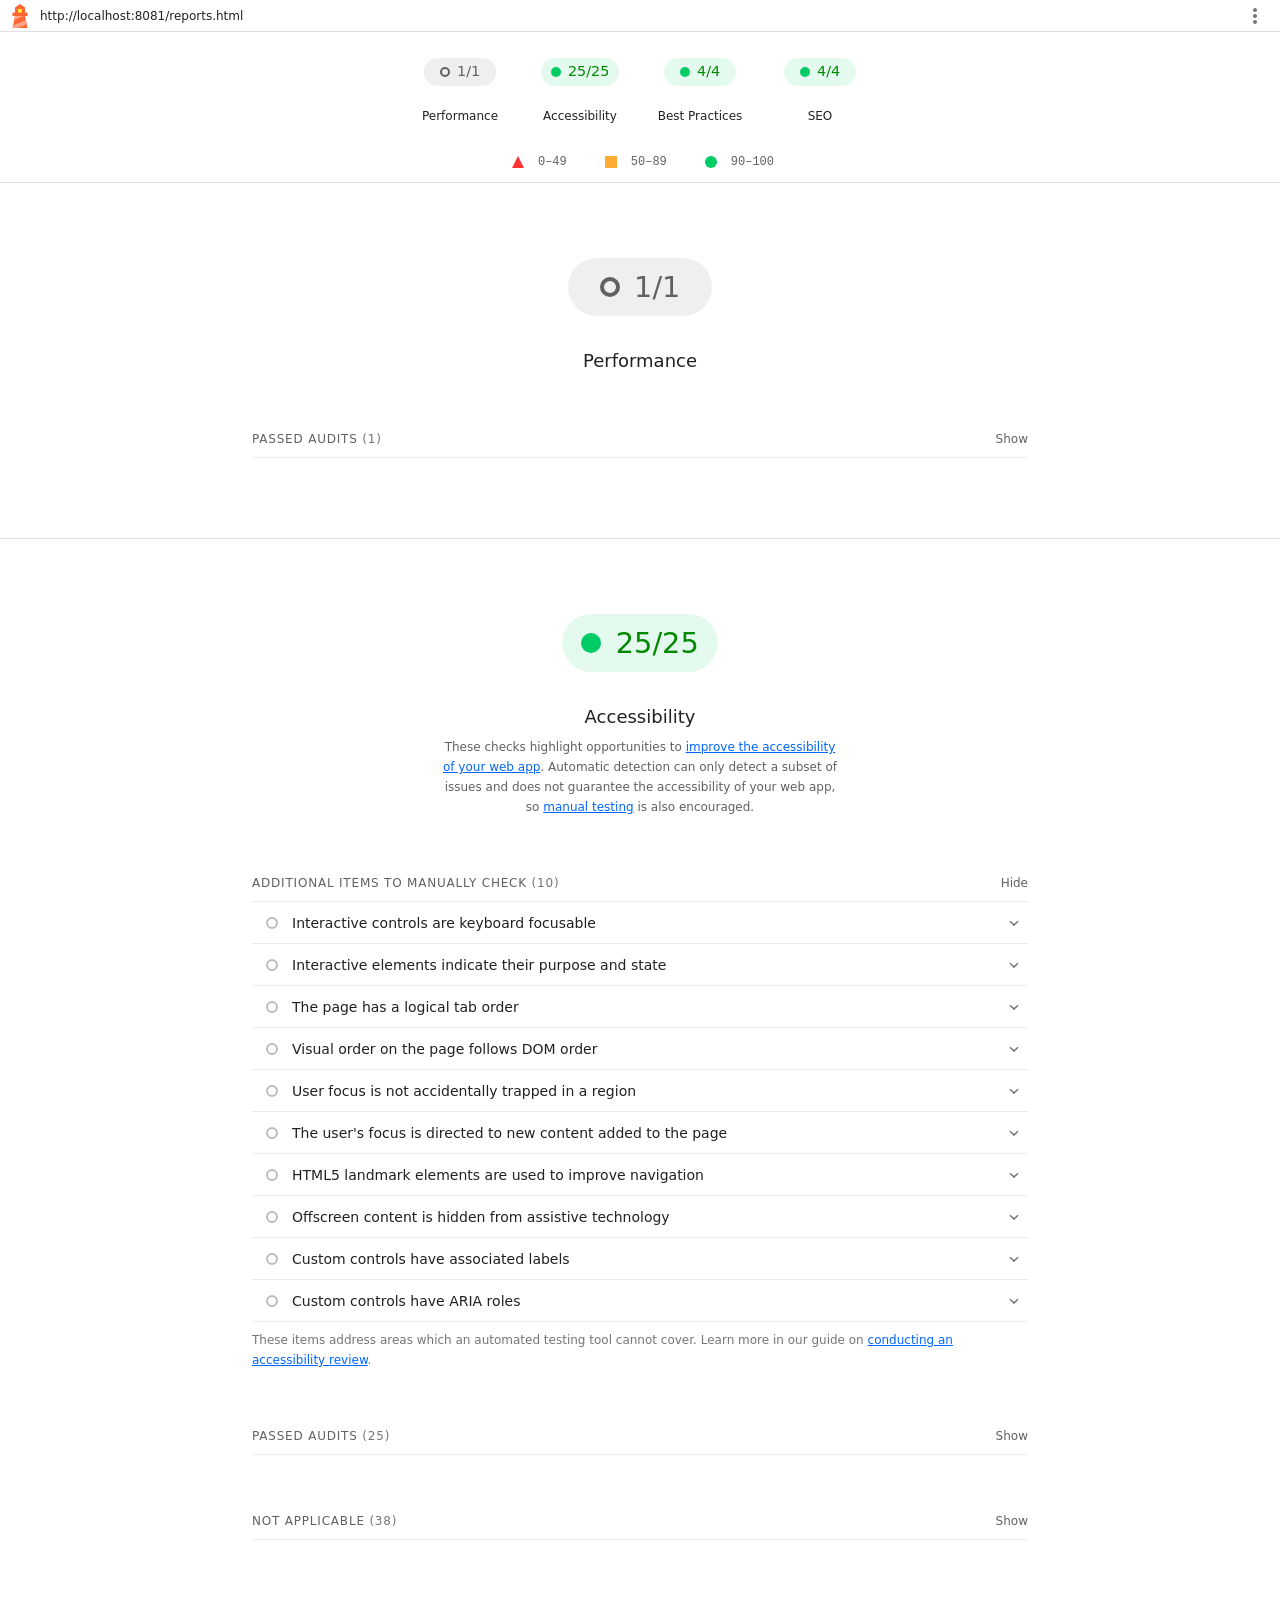
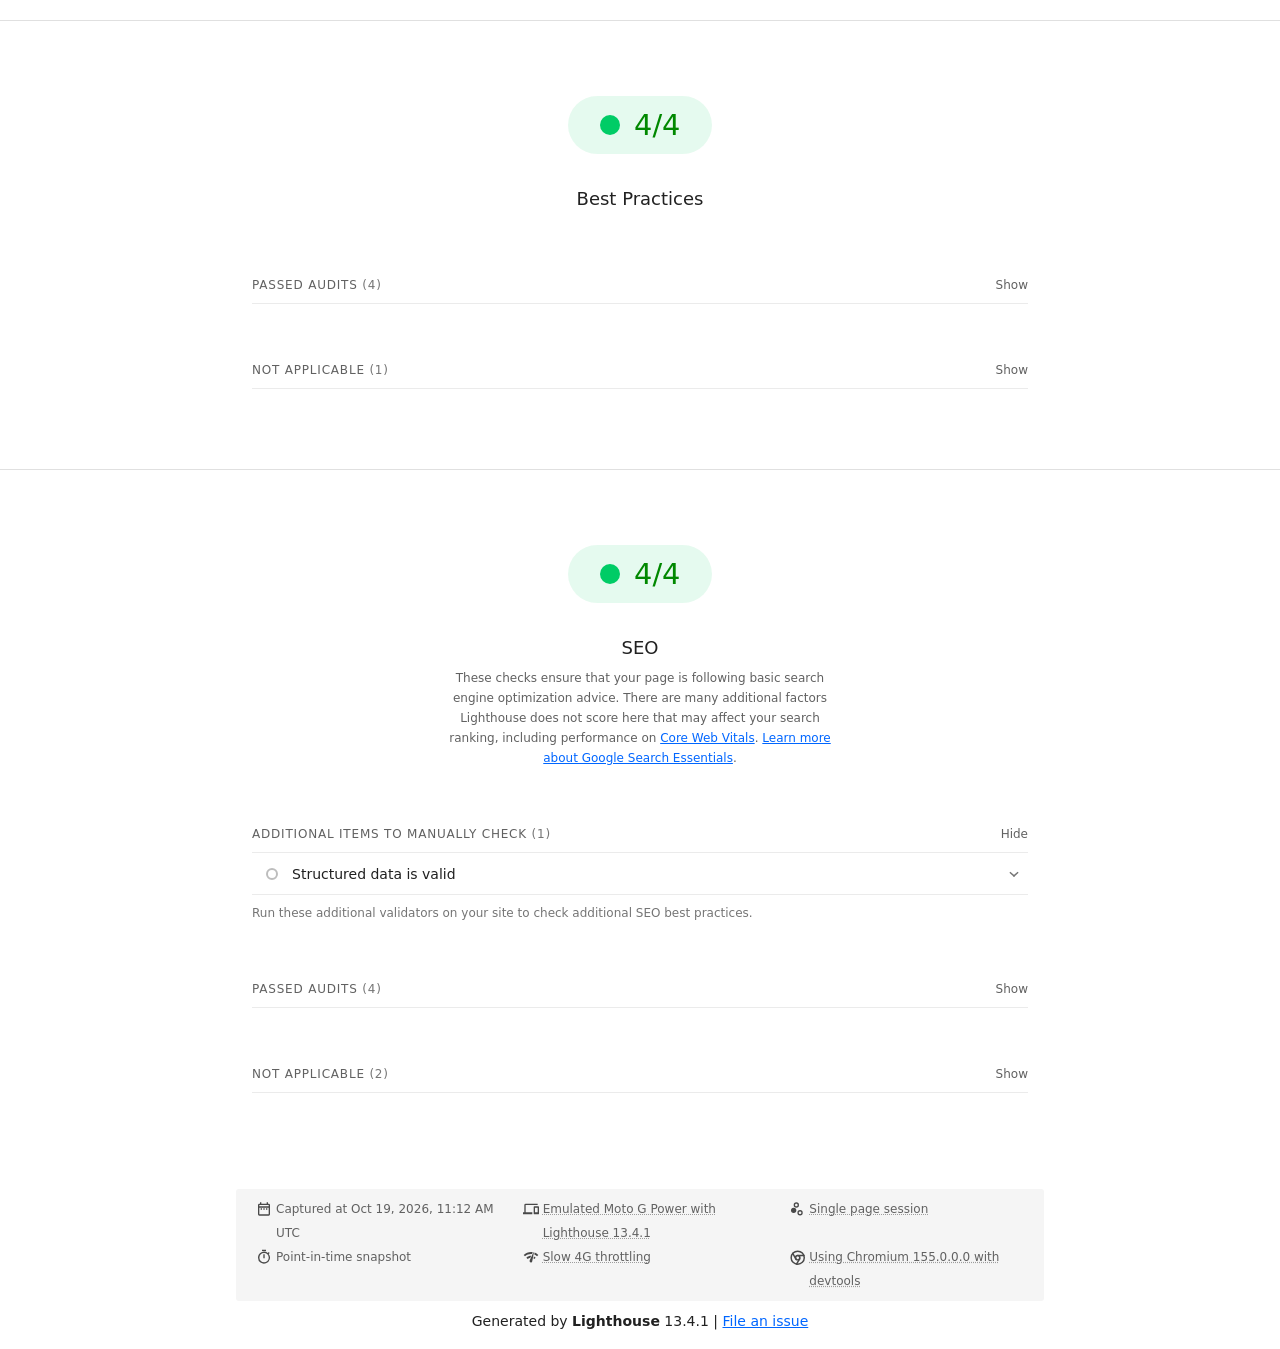
<file: docs/b09-ui-evidence/localhost_8081-20261019T181219.html>
<!--
@license
Copyright 2018 Google LLC
SPDX-License-Identifier: Apache-2.0
-->
<!doctype html>
<html lang="en">
<head>
  <meta charset="utf-8">
  <meta name="viewport" content="width=device-width, initial-scale=1, minimum-scale=1">
  <link rel="icon" href='data:image/svg+xml;utf8,<svg fill="none" xmlns="http://www.w3.org/2000/svg" viewBox="0 0 48 48"><path d="m14 7 10-7 10 7v10h5v7h-5l5 24H9l5-24H9v-7h5V7Z" fill="%23F63"/><path d="M31.561 24H14l-1.689 8.105L31.561 24ZM18.983 48H9l1.022-4.907L35.723 32.27l1.663 7.98L18.983 48Z" fill="%23FFA385"/><path fill="%23FF3" d="M20.5 10h7v7h-7z"/></svg>'>
  <title>Lighthouse Report</title>
  <style>body {margin: 0}</style>
</head>
<body>
  <noscript>Lighthouse report requires JavaScript. Please enable.</noscript>

  <div id="lh-log"></div>

  <script>window.__LIGHTHOUSE_JSON__ = {"lighthouseVersion":"13.4.1","finalDisplayedUrl":"http://localhost:8081/reports.html","fetchTime":"2026-10-19T11:12:19.566Z","gatherMode":"snapshot","runWarnings":[],"userAgent":"Mozilla/5.0 (Windows NT 10.0; Win64; x64) AppleWebKit/537.36 (KHTML, like Gecko) Chrome/155.0.0.0 Safari/537.36 Edg/155.0.0.0","environment":{"hostUserAgent":"Mozilla/5.0 (Windows NT 10.0; Win64; x64) AppleWebKit/537.36 (KHTML, like Gecko) Chrome/155.0.0.0 Safari/537.36 Edg/155.0.0.0","benchmarkIndex":3287,"credits":{"axe-core":"4.12.1"}},"audits":{"image-aspect-ratio":{"id":"image-aspect-ratio","title":"Displays images with correct aspect ratio","description":"Image display dimensions should match natural aspect ratio. [Learn more about image aspect ratio](https://developer.chrome.com/docs/lighthouse/best-practices/image-aspect-ratio/).","score":1,"scoreDisplayMode":"binary","details":{"type":"table","headings":[{"key":"node","valueType":"node","label":""},{"key":"url","valueType":"url","label":"URL"},{"key":"displayedAspectRatio","valueType":"text","label":"Aspect Ratio (Displayed)"},{"key":"actualAspectRatio","valueType":"text","label":"Aspect Ratio (Actual)"}],"items":[]}},"image-size-responsive":{"id":"image-size-responsive","title":"Serves images with appropriate resolution","description":"Image natural dimensions should be proportional to the display size and the pixel ratio to maximize image clarity. [Learn how to provide responsive images](https://web.dev/articles/serve-responsive-images).","score":1,"scoreDisplayMode":"binary","details":{"type":"table","headings":[{"key":"node","valueType":"node","label":""},{"key":"url","valueType":"url","label":"URL"},{"key":"displayedSize","valueType":"text","label":"Displayed size"},{"key":"actualSize","valueType":"text","label":"Actual size"},{"key":"expectedSize","valueType":"text","label":"Expected size"}],"items":[]}},"unsized-images":{"id":"unsized-images","title":"Image elements have explicit `width` and `height`","description":"Set an explicit width and height on image elements to reduce layout shifts and improve CLS. [Learn how to set image dimensions](https://web.dev/articles/optimize-cls#images_without_dimensions)","score":1,"scoreDisplayMode":"metricSavings","metricSavings":{"CLS":0},"details":{"type":"table","headings":[{"key":"node","valueType":"node","label":""},{"key":"url","valueType":"url","label":"URL"}],"items":[]},"guidanceLevel":4},"accesskeys":{"id":"accesskeys","title":"`[accesskey]` values are unique","description":"Access keys let users quickly focus a part of the page. For proper navigation, each access key must be unique. [Learn more about access keys](https://dequeuniversity.com/rules/axe/4.12/accesskeys).","score":null,"scoreDisplayMode":"notApplicable"},"aria-allowed-attr":{"id":"aria-allowed-attr","title":"`[aria-*]` attributes match their roles","description":"Each ARIA `role` supports a specific subset of `aria-*` attributes. Mismatching these invalidates the `aria-*` attributes. [Learn how to match ARIA attributes to their roles](https://dequeuniversity.com/rules/axe/4.12/aria-allowed-attr).","score":1,"scoreDisplayMode":"binary","details":{"type":"table","headings":[{"key":"node","valueType":"node","subItemsHeading":{"key":"relatedNode","valueType":"node"},"label":"Failing Elements"}],"items":[]}},"aria-allowed-role":{"id":"aria-allowed-role","title":"Uses ARIA roles only on compatible elements","description":"Many HTML elements can only be assigned certain ARIA roles. Using ARIA roles where they are not allowed can interfere with the accessibility of the web page. [Learn more about ARIA roles](https://dequeuniversity.com/rules/axe/4.12/aria-allowed-role).","score":null,"scoreDisplayMode":"notApplicable"},"aria-command-name":{"id":"aria-command-name","title":"`button`, `link`, and `menuitem` elements have accessible names","description":"When an element doesn't have an accessible name, screen readers announce it with a generic name, making it unusable for users who rely on screen readers. [Learn how to make command elements more accessible](https://dequeuniversity.com/rules/axe/4.12/aria-command-name).","score":null,"scoreDisplayMode":"notApplicable"},"aria-conditional-attr":{"id":"aria-conditional-attr","title":"ARIA attributes are used as specified for the element's role","description":"Some ARIA attributes are only allowed on an element under certain conditions. [Learn more about conditional ARIA attributes](https://dequeuniversity.com/rules/axe/4.12/aria-conditional-attr).","score":1,"scoreDisplayMode":"binary","details":{"type":"table","headings":[{"key":"node","valueType":"node","subItemsHeading":{"key":"relatedNode","valueType":"node"},"label":"Failing Elements"}],"items":[]}},"aria-deprecated-role":{"id":"aria-deprecated-role","title":"Deprecated ARIA roles were not used","description":"Deprecated ARIA roles may not be processed correctly by assistive technology. [Learn more about deprecated ARIA roles](https://dequeuniversity.com/rules/axe/4.12/aria-deprecated-role).","score":1,"scoreDisplayMode":"binary","details":{"type":"table","headings":[{"key":"node","valueType":"node","subItemsHeading":{"key":"relatedNode","valueType":"node"},"label":"Failing Elements"}],"items":[]}},"aria-dialog-name":{"id":"aria-dialog-name","title":"Elements with `role=\"dialog\"` or `role=\"alertdialog\"` have accessible names.","description":"ARIA dialog elements without accessible names may prevent screen readers users from discerning the purpose of these elements. [Learn how to make ARIA dialog elements more accessible](https://dequeuniversity.com/rules/axe/4.12/aria-dialog-name).","score":null,"scoreDisplayMode":"notApplicable"},"aria-hidden-body":{"id":"aria-hidden-body","title":"`[aria-hidden=\"true\"]` is not present on the document `\u003cbody>`","description":"Assistive technologies, like screen readers, work inconsistently when `aria-hidden=\"true\"` is set on the document `\u003cbody>`. [Learn how `aria-hidden` affects the document body](https://dequeuniversity.com/rules/axe/4.12/aria-hidden-body).","score":1,"scoreDisplayMode":"binary","details":{"type":"table","headings":[{"key":"node","valueType":"node","subItemsHeading":{"key":"relatedNode","valueType":"node"},"label":"Failing Elements"}],"items":[]}},"aria-hidden-focus":{"id":"aria-hidden-focus","title":"`[aria-hidden=\"true\"]` elements do not contain focusable descendents","description":"Focusable descendents within an `[aria-hidden=\"true\"]` element prevent those interactive elements from being available to users of assistive technologies like screen readers. [Learn how `aria-hidden` affects focusable elements](https://dequeuniversity.com/rules/axe/4.12/aria-hidden-focus).","score":null,"scoreDisplayMode":"notApplicable"},"aria-input-field-name":{"id":"aria-input-field-name","title":"ARIA input fields have accessible names","description":"When an input field doesn't have an accessible name, screen readers announce it with a generic name, making it unusable for users who rely on screen readers. [Learn more about input field labels](https://dequeuniversity.com/rules/axe/4.12/aria-input-field-name).","score":null,"scoreDisplayMode":"notApplicable"},"aria-meter-name":{"id":"aria-meter-name","title":"ARIA `meter` elements have accessible names","description":"When a meter element doesn't have an accessible name, screen readers announce it with a generic name, making it unusable for users who rely on screen readers. [Learn how to name `meter` elements](https://dequeuniversity.com/rules/axe/4.12/aria-meter-name).","score":null,"scoreDisplayMode":"notApplicable"},"aria-progressbar-name":{"id":"aria-progressbar-name","title":"ARIA `progressbar` elements have accessible names","description":"When a `progressbar` element doesn't have an accessible name, screen readers announce it with a generic name, making it unusable for users who rely on screen readers. [Learn how to label `progressbar` elements](https://dequeuniversity.com/rules/axe/4.12/aria-progressbar-name).","score":null,"scoreDisplayMode":"notApplicable"},"aria-prohibited-attr":{"id":"aria-prohibited-attr","title":"Elements use only permitted ARIA attributes","description":"Using ARIA attributes in roles where they are prohibited can mean that important information is not communicated to users of assistive technologies. [Learn more about prohibited ARIA roles](https://dequeuniversity.com/rules/axe/4.12/aria-prohibited-attr).","score":1,"scoreDisplayMode":"binary","details":{"type":"table","headings":[{"key":"node","valueType":"node","subItemsHeading":{"key":"relatedNode","valueType":"node"},"label":"Failing Elements"}],"items":[]}},"aria-required-attr":{"id":"aria-required-attr","title":"`[role]`s have all required `[aria-*]` attributes","description":"Some ARIA roles have required attributes that describe the state of the element to screen readers. [Learn more about roles and required attributes](https://dequeuniversity.com/rules/axe/4.12/aria-required-attr).","score":1,"scoreDisplayMode":"binary","details":{"type":"table","headings":[{"key":"node","valueType":"node","subItemsHeading":{"key":"relatedNode","valueType":"node"},"label":"Failing Elements"}],"items":[]}},"aria-required-children":{"id":"aria-required-children","title":"Elements with an ARIA `[role]` that require children to contain a specific `[role]` have all required children.","description":"Some ARIA parent roles must contain specific child roles to perform their intended accessibility functions. [Learn more about roles and required children elements](https://dequeuniversity.com/rules/axe/4.12/aria-required-children).","score":1,"scoreDisplayMode":"binary","details":{"type":"table","headings":[{"key":"node","valueType":"node","subItemsHeading":{"key":"relatedNode","valueType":"node"},"label":"Failing Elements"}],"items":[]}},"aria-required-parent":{"id":"aria-required-parent","title":"`[role]`s are contained by their required parent element","description":"Some ARIA child roles must be contained by specific parent roles to properly perform their intended accessibility functions. [Learn more about ARIA roles and required parent element](https://dequeuniversity.com/rules/axe/4.12/aria-required-parent).","score":1,"scoreDisplayMode":"binary","details":{"type":"table","headings":[{"key":"node","valueType":"node","subItemsHeading":{"key":"relatedNode","valueType":"node"},"label":"Failing Elements"}],"items":[]}},"aria-roles":{"id":"aria-roles","title":"`[role]` values are valid","description":"ARIA roles must have valid values in order to perform their intended accessibility functions. [Learn more about valid ARIA roles](https://dequeuniversity.com/rules/axe/4.12/aria-roles).","score":1,"scoreDisplayMode":"binary","details":{"type":"table","headings":[{"key":"node","valueType":"node","subItemsHeading":{"key":"relatedNode","valueType":"node"},"label":"Failing Elements"}],"items":[]}},"aria-text":{"id":"aria-text","title":"Elements with the `role=text` attribute do not have focusable descendents.","description":"Adding `role=text` around a text node split by markup enables VoiceOver to treat it as one phrase, but the element's focusable descendents will not be announced. [Learn more about the `role=text` attribute](https://dequeuniversity.com/rules/axe/4.12/aria-text).","score":null,"scoreDisplayMode":"notApplicable"},"aria-toggle-field-name":{"id":"aria-toggle-field-name","title":"ARIA toggle fields have accessible names","description":"When a toggle field doesn't have an accessible name, screen readers announce it with a generic name, making it unusable for users who rely on screen readers. [Learn more about toggle fields](https://dequeuniversity.com/rules/axe/4.12/aria-toggle-field-name).","score":null,"scoreDisplayMode":"notApplicable"},"aria-tooltip-name":{"id":"aria-tooltip-name","title":"ARIA `tooltip` elements have accessible names","description":"When a tooltip element doesn't have an accessible name, screen readers announce it with a generic name, making it unusable for users who rely on screen readers. [Learn how to name `tooltip` elements](https://dequeuniversity.com/rules/axe/4.12/aria-tooltip-name).","score":null,"scoreDisplayMode":"notApplicable"},"aria-treeitem-name":{"id":"aria-treeitem-name","title":"ARIA `treeitem` elements have accessible names","description":"When a `treeitem` element doesn't have an accessible name, screen readers announce it with a generic name, making it unusable for users who rely on screen readers. [Learn more about labeling `treeitem` elements](https://dequeuniversity.com/rules/axe/4.12/aria-treeitem-name).","score":null,"scoreDisplayMode":"notApplicable"},"aria-valid-attr-value":{"id":"aria-valid-attr-value","title":"`[aria-*]` attributes have valid values","description":"Assistive technologies, like screen readers, can't interpret ARIA attributes with invalid values. [Learn more about valid values for ARIA attributes](https://dequeuniversity.com/rules/axe/4.12/aria-valid-attr-value).","score":1,"scoreDisplayMode":"binary","details":{"type":"table","headings":[{"key":"node","valueType":"node","subItemsHeading":{"key":"relatedNode","valueType":"node"},"label":"Failing Elements"}],"items":[]}},"aria-valid-attr":{"id":"aria-valid-attr","title":"`[aria-*]` attributes are valid and not misspelled","description":"Assistive technologies, like screen readers, can't interpret ARIA attributes with invalid names. [Learn more about valid ARIA attributes](https://dequeuniversity.com/rules/axe/4.12/aria-valid-attr).","score":1,"scoreDisplayMode":"binary","details":{"type":"table","headings":[{"key":"node","valueType":"node","subItemsHeading":{"key":"relatedNode","valueType":"node"},"label":"Failing Elements"}],"items":[]}},"button-name":{"id":"button-name","title":"Buttons have an accessible name","description":"When a button doesn't have an accessible name, screen readers announce it as \"button\", making it unusable for users who rely on screen readers. [Learn how to make buttons more accessible](https://dequeuniversity.com/rules/axe/4.12/button-name).","score":1,"scoreDisplayMode":"binary","details":{"type":"table","headings":[{"key":"node","valueType":"node","subItemsHeading":{"key":"relatedNode","valueType":"node"},"label":"Failing Elements"}],"items":[]}},"bypass":{"id":"bypass","title":"The page contains a heading, skip link, or landmark region","description":"Adding ways to bypass repetitive content lets keyboard users navigate the page more efficiently. [Learn more about bypass blocks](https://dequeuniversity.com/rules/axe/4.12/bypass).","score":null,"scoreDisplayMode":"notApplicable"},"color-contrast":{"id":"color-contrast","title":"Background and foreground colors have a sufficient contrast ratio","description":"Low-contrast text is difficult or impossible for many users to read. [Learn how to provide sufficient color contrast](https://dequeuniversity.com/rules/axe/4.12/color-contrast).","score":1,"scoreDisplayMode":"binary","details":{"type":"table","headings":[{"key":"node","valueType":"node","subItemsHeading":{"key":"relatedNode","valueType":"node"},"label":"Failing Elements"}],"items":[]}},"definition-list":{"id":"definition-list","title":"`\u003cdl>`'s contain only properly-ordered `\u003cdt>` and `\u003cdd>` groups, `\u003cscript>`, `\u003ctemplate>` or `\u003cdiv>` elements.","description":"When definition lists are not properly marked up, screen readers may produce confusing or inaccurate output. [Learn how to structure definition lists correctly](https://dequeuniversity.com/rules/axe/4.12/definition-list).","score":null,"scoreDisplayMode":"notApplicable"},"dlitem":{"id":"dlitem","title":"Definition list items are wrapped in `\u003cdl>` elements","description":"Definition list items (`\u003cdt>` and `\u003cdd>`) must be wrapped in a parent `\u003cdl>` element to ensure that screen readers can properly announce them. [Learn how to structure definition lists correctly](https://dequeuniversity.com/rules/axe/4.12/dlitem).","score":null,"scoreDisplayMode":"notApplicable"},"document-title":{"id":"document-title","title":"Document has a `\u003ctitle>` element","description":"The title gives screen reader users an overview of the page, and search engine users rely on it heavily to determine if a page is relevant to their search. [Learn more about document titles](https://dequeuniversity.com/rules/axe/4.12/document-title).","score":1,"scoreDisplayMode":"binary","details":{"type":"table","headings":[{"key":"node","valueType":"node","subItemsHeading":{"key":"relatedNode","valueType":"node"},"label":"Failing Elements"}],"items":[]}},"duplicate-id-aria":{"id":"duplicate-id-aria","title":"ARIA IDs are unique","description":"The value of an ARIA ID must be unique to prevent other instances from being overlooked by assistive technologies. [Learn how to fix duplicate ARIA IDs](https://dequeuniversity.com/rules/axe/4.12/duplicate-id-aria).","score":null,"scoreDisplayMode":"notApplicable"},"empty-heading":{"id":"empty-heading","title":"All heading elements contain content.","description":"A heading with no content or inaccessible text prevent screen reader users from accessing information on the page's structure. [Learn more about headings](https://dequeuniversity.com/rules/axe/4.12/empty-heading).","score":null,"scoreDisplayMode":"notApplicable"},"form-field-multiple-labels":{"id":"form-field-multiple-labels","title":"No form fields have multiple labels","description":"Form fields with multiple labels can be confusingly announced by assistive technologies like screen readers which use either the first, the last, or all of the labels. [Learn how to use form labels](https://dequeuniversity.com/rules/axe/4.12/form-field-multiple-labels).","score":null,"scoreDisplayMode":"notApplicable"},"frame-title":{"id":"frame-title","title":"`\u003cframe>` or `\u003ciframe>` elements have a title","description":"Screen reader users rely on frame titles to describe the contents of frames. [Learn more about frame titles](https://dequeuniversity.com/rules/axe/4.12/frame-title).","score":null,"scoreDisplayMode":"notApplicable"},"heading-order":{"id":"heading-order","title":"Heading elements appear in a sequentially-descending order","description":"Properly ordered headings that do not skip levels convey the semantic structure of the page, making it easier to navigate and understand when using assistive technologies. [Learn more about heading order](https://dequeuniversity.com/rules/axe/4.12/heading-order).","score":1,"scoreDisplayMode":"binary","details":{"type":"table","headings":[{"key":"node","valueType":"node","subItemsHeading":{"key":"relatedNode","valueType":"node"},"label":"Failing Elements"}],"items":[]}},"html-has-lang":{"id":"html-has-lang","title":"`\u003chtml>` element has a `[lang]` attribute","description":"If a page doesn't specify a `lang` attribute, a screen reader assumes that the page is in the default language that the user chose when setting up the screen reader. If the page isn't actually in the default language, then the screen reader might not announce the page's text correctly. [Learn more about the `lang` attribute](https://dequeuniversity.com/rules/axe/4.12/html-has-lang).","score":1,"scoreDisplayMode":"binary","details":{"type":"table","headings":[{"key":"node","valueType":"node","subItemsHeading":{"key":"relatedNode","valueType":"node"},"label":"Failing Elements"}],"items":[]}},"html-lang-valid":{"id":"html-lang-valid","title":"`\u003chtml>` element has a valid value for its `[lang]` attribute","description":"Specifying a valid [BCP 47 language](https://www.w3.org/International/questions/qa-choosing-language-tags#question) helps screen readers announce text properly. [Learn how to use the `lang` attribute](https://dequeuniversity.com/rules/axe/4.12/html-lang-valid).","score":1,"scoreDisplayMode":"binary","details":{"type":"table","headings":[{"key":"node","valueType":"node","subItemsHeading":{"key":"relatedNode","valueType":"node"},"label":"Failing Elements"}],"items":[]}},"html-xml-lang-mismatch":{"id":"html-xml-lang-mismatch","title":"`\u003chtml>` element has an `[xml:lang]` attribute with the same base language as the `[lang]` attribute.","description":"If the webpage does not specify a consistent language, then the screen reader might not announce the page's text correctly. [Learn more about the `lang` attribute](https://dequeuniversity.com/rules/axe/4.12/html-xml-lang-mismatch).","score":null,"scoreDisplayMode":"notApplicable"},"identical-links-same-purpose":{"id":"identical-links-same-purpose","title":"Identical links have the same purpose.","description":"Links with the same destination should have the same description, to help users understand the link's purpose and decide whether to follow it. [Learn more about identical links](https://dequeuniversity.com/rules/axe/4.12/identical-links-same-purpose).","score":null,"scoreDisplayMode":"notApplicable"},"image-alt":{"id":"image-alt","title":"Image elements have `[alt]` attributes","description":"Informative elements should aim for short, descriptive alternate text. Decorative elements can be ignored with an empty alt attribute. [Learn more about the `alt` attribute](https://dequeuniversity.com/rules/axe/4.12/image-alt).","score":null,"scoreDisplayMode":"notApplicable"},"image-redundant-alt":{"id":"image-redundant-alt","title":"Image elements do not have `[alt]` attributes that are redundant text.","description":"Informative elements should aim for short, descriptive alternative text. Alternative text that is exactly the same as the text adjacent to the link or image is potentially confusing for screen reader users, because the text will be read twice. [Learn more about the `alt` attribute](https://dequeuniversity.com/rules/axe/4.12/image-redundant-alt).","score":null,"scoreDisplayMode":"notApplicable"},"input-button-name":{"id":"input-button-name","title":"Input buttons have discernible text.","description":"Adding discernable and accessible text to input buttons may help screen reader users understand the purpose of the input button. [Learn more about input buttons](https://dequeuniversity.com/rules/axe/4.12/input-button-name).","score":null,"scoreDisplayMode":"notApplicable"},"input-image-alt":{"id":"input-image-alt","title":"`\u003cinput type=\"image\">` elements have `[alt]` text","description":"When an image is being used as an `\u003cinput>` button, providing alternative text can help screen reader users understand the purpose of the button. [Learn about input image alt text](https://dequeuniversity.com/rules/axe/4.12/input-image-alt).","score":null,"scoreDisplayMode":"notApplicable"},"label-content-name-mismatch":{"id":"label-content-name-mismatch","title":"Elements with visible text labels have matching accessible names.","description":"Visible text labels that do not match the accessible name can result in a confusing experience for screen reader users. [Learn more about accessible names](https://dequeuniversity.com/rules/axe/4.12/label-content-name-mismatch).","score":null,"scoreDisplayMode":"notApplicable"},"label":{"id":"label","title":"Form elements have associated labels","description":"Labels ensure that form controls are announced properly by assistive technologies, like screen readers. [Learn more about form element labels](https://dequeuniversity.com/rules/axe/4.12/label).","score":1,"scoreDisplayMode":"binary","details":{"type":"table","headings":[{"key":"node","valueType":"node","subItemsHeading":{"key":"relatedNode","valueType":"node"},"label":"Failing Elements"}],"items":[]}},"landmark-one-main":{"id":"landmark-one-main","title":"Document has a main landmark.","description":"One main landmark helps screen reader users navigate a web page. [Learn more about landmarks](https://dequeuniversity.com/rules/axe/4.12/landmark-one-main).","score":1,"scoreDisplayMode":"binary","details":{"type":"table","headings":[{"key":"node","valueType":"node","subItemsHeading":{"key":"relatedNode","valueType":"node"},"label":"Failing Elements"}],"items":[]}},"link-name":{"id":"link-name","title":"Links have a discernible name","description":"Link text (and alternate text for images, when used as links) that is discernible, unique, and focusable improves the navigation experience for screen reader users. [Learn how to make links accessible](https://dequeuniversity.com/rules/axe/4.12/link-name).","score":1,"scoreDisplayMode":"binary","details":{"type":"table","headings":[{"key":"node","valueType":"node","subItemsHeading":{"key":"relatedNode","valueType":"node"},"label":"Failing Elements"}],"items":[]}},"link-in-text-block":{"id":"link-in-text-block","title":"Links are distinguishable without relying on color.","description":"Low-contrast text is difficult or impossible for many users to read. Link text that is discernible improves the experience for users with low vision. [Learn how to make links distinguishable](https://dequeuniversity.com/rules/axe/4.12/link-in-text-block).","score":null,"scoreDisplayMode":"notApplicable"},"list":{"id":"list","title":"Lists contain only `\u003cli>` elements and script supporting elements (`\u003cscript>` and `\u003ctemplate>`).","description":"Screen readers have a specific way of announcing lists. Ensuring proper list structure aids screen reader output. [Learn more about proper list structure](https://dequeuniversity.com/rules/axe/4.12/list).","score":null,"scoreDisplayMode":"notApplicable"},"listitem":{"id":"listitem","title":"List items (`\u003cli>`) are contained within `\u003cul>`, `\u003col>` or `\u003cmenu>` parent elements","description":"Screen readers require list items (`\u003cli>`) to be contained within a parent `\u003cul>`, `\u003col>` or `\u003cmenu>` to be announced properly. [Learn more about proper list structure](https://dequeuniversity.com/rules/axe/4.12/listitem).","score":null,"scoreDisplayMode":"notApplicable"},"meta-refresh":{"id":"meta-refresh","title":"The document does not use `\u003cmeta http-equiv=\"refresh\">`","description":"Users do not expect a page to refresh automatically, and doing so will move focus back to the top of the page. This may create a frustrating or confusing experience. [Learn more about the refresh meta tag](https://dequeuniversity.com/rules/axe/4.12/meta-refresh).","score":null,"scoreDisplayMode":"notApplicable"},"meta-viewport":{"id":"meta-viewport","title":"`[user-scalable=\"no\"]` is not used in the `\u003cmeta name=\"viewport\">` element and the `[maximum-scale]` attribute is not less than 5.","description":"Disabling zooming is problematic for users with low vision who rely on screen magnification to properly see the contents of a web page. [Learn more about the viewport meta tag](https://dequeuniversity.com/rules/axe/4.12/meta-viewport).","score":1,"scoreDisplayMode":"binary","details":{"type":"table","headings":[{"key":"node","valueType":"node","subItemsHeading":{"key":"relatedNode","valueType":"node"},"label":"Failing Elements"}],"items":[]}},"object-alt":{"id":"object-alt","title":"`\u003cobject>` elements have alternate text","description":"Screen readers cannot translate non-text content. Adding alternate text to `\u003cobject>` elements helps screen readers convey meaning to users. [Learn more about alt text for `object` elements](https://dequeuniversity.com/rules/axe/4.12/object-alt).","score":null,"scoreDisplayMode":"notApplicable"},"select-name":{"id":"select-name","title":"Select elements have associated label elements.","description":"Form elements without effective labels can create frustrating experiences for screen reader users. [Learn more about the `select` element](https://dequeuniversity.com/rules/axe/4.12/select-name).","score":null,"scoreDisplayMode":"notApplicable"},"skip-link":{"id":"skip-link","title":"Skip links are focusable.","description":"Including a skip link can help users skip to the main content to save time. [Learn more about skip links](https://dequeuniversity.com/rules/axe/4.12/skip-link).","score":1,"scoreDisplayMode":"binary","details":{"type":"table","headings":[{"key":"node","valueType":"node","subItemsHeading":{"key":"relatedNode","valueType":"node"},"label":"Failing Elements"}],"items":[]}},"tabindex":{"id":"tabindex","title":"No element has a `[tabindex]` value greater than 0","description":"A value greater than 0 implies an explicit navigation ordering. Although technically valid, this often creates frustrating experiences for users who rely on assistive technologies. [Learn more about the `tabindex` attribute](https://dequeuniversity.com/rules/axe/4.12/tabindex).","score":1,"scoreDisplayMode":"binary","details":{"type":"table","headings":[{"key":"node","valueType":"node","subItemsHeading":{"key":"relatedNode","valueType":"node"},"label":"Failing Elements"}],"items":[]}},"table-duplicate-name":{"id":"table-duplicate-name","title":"Tables have different content in the summary attribute and `\u003ccaption>`.","description":"The summary attribute should describe the table structure, while `\u003ccaption>` should have the onscreen title. Accurate table mark-up helps users of screen readers. [Learn more about summary and caption](https://dequeuniversity.com/rules/axe/4.12/table-duplicate-name).","score":null,"scoreDisplayMode":"notApplicable"},"table-fake-caption":{"id":"table-fake-caption","title":"Tables use `\u003ccaption>` instead of cells with the `[colspan]` attribute to indicate a caption.","description":"Screen readers have features to make navigating tables easier. Ensuring that tables use the actual caption element instead of cells with the `[colspan]` attribute may improve the experience for screen reader users. [Learn more about captions](https://dequeuniversity.com/rules/axe/4.12/table-fake-caption).","score":1,"scoreDisplayMode":"binary","details":{"type":"table","headings":[{"key":"node","valueType":"node","subItemsHeading":{"key":"relatedNode","valueType":"node"},"label":"Failing Elements"}],"items":[]}},"target-size":{"id":"target-size","title":"Touch targets have sufficient size and spacing.","description":"Touch targets with sufficient size and spacing help users who may have difficulty targeting small controls to activate the targets. [Learn more about touch targets](https://dequeuniversity.com/rules/axe/4.12/target-size).","score":1,"scoreDisplayMode":"binary","details":{"type":"table","headings":[{"key":"node","valueType":"node","subItemsHeading":{"key":"relatedNode","valueType":"node"},"label":"Failing Elements"}],"items":[]}},"td-has-header":{"id":"td-has-header","title":"`\u003ctd>` elements in a large `\u003ctable>` have one or more table headers.","description":"Screen readers have features to make navigating tables easier. Ensuring that `\u003ctd>` elements in a large table (3 or more cells in width and height) have an associated table header may improve the experience for screen reader users. [Learn more about table headers](https://dequeuniversity.com/rules/axe/4.12/td-has-header).","score":1,"scoreDisplayMode":"binary","details":{"type":"table","headings":[{"key":"node","valueType":"node","subItemsHeading":{"key":"relatedNode","valueType":"node"},"label":"Failing Elements"}],"items":[]}},"td-headers-attr":{"id":"td-headers-attr","title":"Cells in a `\u003ctable>` element that use the `[headers]` attribute refer to table cells within the same table.","description":"Screen readers have features to make navigating tables easier. Ensuring `\u003ctd>` cells using the `[headers]` attribute only refer to other cells in the same table may improve the experience for screen reader users. [Learn more about the `headers` attribute](https://dequeuniversity.com/rules/axe/4.12/td-headers-attr).","score":1,"scoreDisplayMode":"binary","details":{"type":"table","headings":[{"key":"node","valueType":"node","subItemsHeading":{"key":"relatedNode","valueType":"node"},"label":"Failing Elements"}],"items":[]}},"th-has-data-cells":{"id":"th-has-data-cells","title":"`\u003cth>` elements and elements with `[role=\"columnheader\"/\"rowheader\"]` have data cells they describe.","description":"Screen readers have features to make navigating tables easier. Ensuring table headers always refer to some set of cells may improve the experience for screen reader users. [Learn more about table headers](https://dequeuniversity.com/rules/axe/4.12/th-has-data-cells).","score":null,"scoreDisplayMode":"notApplicable"},"valid-lang":{"id":"valid-lang","title":"`[lang]` attributes have a valid value","description":"Specifying a valid [BCP 47 language](https://www.w3.org/International/questions/qa-choosing-language-tags#question) on elements helps ensure that text is pronounced correctly by a screen reader. [Learn how to use the `lang` attribute](https://dequeuniversity.com/rules/axe/4.12/valid-lang).","score":null,"scoreDisplayMode":"notApplicable"},"video-caption":{"id":"video-caption","title":"`\u003cvideo>` elements contain a `\u003ctrack>` element with `[kind=\"captions\"]`","description":"When a video provides a caption it is easier for deaf and hearing impaired users to access its information. [Learn more about video captions](https://dequeuniversity.com/rules/axe/4.12/video-caption).","score":null,"scoreDisplayMode":"notApplicable"},"custom-controls-labels":{"id":"custom-controls-labels","title":"Custom controls have associated labels","description":"Custom interactive controls have associated labels, provided by aria-label or aria-labelledby. [Learn more about custom controls and labels](https://developer.chrome.com/docs/lighthouse/accessibility/custom-controls-labels/).","score":null,"scoreDisplayMode":"manual"},"custom-controls-roles":{"id":"custom-controls-roles","title":"Custom controls have ARIA roles","description":"Custom interactive controls have appropriate ARIA roles. [Learn how to add roles to custom controls](https://developer.chrome.com/docs/lighthouse/accessibility/custom-control-roles/).","score":null,"scoreDisplayMode":"manual"},"focus-traps":{"id":"focus-traps","title":"User focus is not accidentally trapped in a region","description":"A user can tab into and out of any control or region without accidentally trapping their focus. [Learn how to avoid focus traps](https://developer.chrome.com/docs/lighthouse/accessibility/focus-traps/).","score":null,"scoreDisplayMode":"manual"},"focusable-controls":{"id":"focusable-controls","title":"Interactive controls are keyboard focusable","description":"Custom interactive controls are keyboard focusable and display a focus indicator. [Learn how to make custom controls focusable](https://developer.chrome.com/docs/lighthouse/accessibility/focusable-controls/).","score":null,"scoreDisplayMode":"manual"},"interactive-element-affordance":{"id":"interactive-element-affordance","title":"Interactive elements indicate their purpose and state","description":"Interactive elements, such as links and buttons, should indicate their state and be distinguishable from non-interactive elements. [Learn how to decorate interactive elements with affordance hints](https://developer.chrome.com/docs/lighthouse/accessibility/interactive-element-affordance/).","score":null,"scoreDisplayMode":"manual"},"logical-tab-order":{"id":"logical-tab-order","title":"The page has a logical tab order","description":"Tabbing through the page follows the visual layout. Users cannot focus elements that are offscreen. [Learn more about logical tab ordering](https://developer.chrome.com/docs/lighthouse/accessibility/logical-tab-order/).","score":null,"scoreDisplayMode":"manual"},"managed-focus":{"id":"managed-focus","title":"The user's focus is directed to new content added to the page","description":"If new content, such as a dialog, is added to the page, the user's focus is directed to it. [Learn how to direct focus to new content](https://developer.chrome.com/docs/lighthouse/accessibility/managed-focus/).","score":null,"scoreDisplayMode":"manual"},"offscreen-content-hidden":{"id":"offscreen-content-hidden","title":"Offscreen content is hidden from assistive technology","description":"Offscreen content is hidden with display: none or aria-hidden=true. [Learn how to properly hide offscreen content](https://developer.chrome.com/docs/lighthouse/accessibility/offscreen-content-hidden/).","score":null,"scoreDisplayMode":"manual"},"use-landmarks":{"id":"use-landmarks","title":"HTML5 landmark elements are used to improve navigation","description":"Landmark elements (`\u003cmain>`, `\u003cnav>`, etc.) are used to improve the keyboard navigation of the page for assistive technology. [Learn more about landmark elements](https://developer.chrome.com/docs/lighthouse/accessibility/use-landmarks/).","score":null,"scoreDisplayMode":"manual"},"visual-order-follows-dom":{"id":"visual-order-follows-dom","title":"Visual order on the page follows DOM order","description":"DOM order matches the visual order, improving navigation for assistive technology. [Learn more about DOM and visual ordering](https://developer.chrome.com/docs/lighthouse/accessibility/visual-order-follows-dom/).","score":null,"scoreDisplayMode":"manual"},"autocomplete-valid":{"id":"autocomplete-valid","title":"`autocomplete` attributes are used correctly","description":"The `autocomplete` attribute values must be valid and correctly applied for screen readers to function correctly. [Learn more about valid autocomplete values](https://dequeuniversity.com/rules/axe/4.12/autocomplete-valid).","score":null,"scoreDisplayMode":"notApplicable"},"presentation-role-conflict":{"id":"presentation-role-conflict","title":"Elements with `role=\"none\"` or `role=\"presentation\"` do not have conflicts","description":"There are certain cases where the semantic role of an element with `role=\"none\"` or `role=\"presentation\"` does not resolve to none or presentation. To ensure the element remains removed from the accessibility tree, you should not add any global ARIA attributes to the element or make it focusable. [Learn more about presentation role conflict](https://dequeuniversity.com/rules/axe/4.12/presentation-role-conflict).","score":null,"scoreDisplayMode":"notApplicable"},"svg-img-alt":{"id":"svg-img-alt","title":"SVG elements with an `img` role have an accessible text alternative","description":"Ensures SVG elements with an `img`, `graphics-document` or `graphics-symbol` role have an accessible text alternative. [Learn more about SVG alt text](https://dequeuniversity.com/rules/axe/4.12/svg-img-alt).","score":null,"scoreDisplayMode":"notApplicable"},"doctype":{"id":"doctype","title":"Page has the HTML doctype","description":"Specifying a doctype prevents the browser from switching to quirks-mode. [Learn more about the doctype declaration](https://developer.chrome.com/docs/lighthouse/best-practices/doctype/).","score":1,"scoreDisplayMode":"binary"},"js-libraries":{"id":"js-libraries","title":"Detected JavaScript libraries","description":"All front-end JavaScript libraries detected on the page. [Learn more about this JavaScript library detection diagnostic audit](https://developer.chrome.com/docs/lighthouse/best-practices/js-libraries/).","score":null,"scoreDisplayMode":"notApplicable"},"paste-preventing-inputs":{"id":"paste-preventing-inputs","title":"Allows users to paste into input fields","description":"Preventing input pasting is a bad practice for the UX, and weakens security by blocking password managers.[Learn more about user-friendly input fields](https://developer.chrome.com/docs/lighthouse/best-practices/paste-preventing-inputs/).","score":1,"scoreDisplayMode":"binary","details":{"type":"table","headings":[{"key":"node","valueType":"node","label":"Failing Elements"}],"items":[]}},"meta-description":{"id":"meta-description","title":"Document has a meta description","description":"Meta descriptions may be included in search results to concisely summarize page content. [Learn more about the meta description](https://developer.chrome.com/docs/lighthouse/seo/meta-description/).","score":1,"scoreDisplayMode":"binary"},"link-text":{"id":"link-text","title":"Links have descriptive text","description":"Descriptive link text helps search engines understand your content. [Learn how to make links more accessible](https://developer.chrome.com/docs/lighthouse/seo/link-text/).","score":1,"scoreDisplayMode":"binary","details":{"type":"table","headings":[{"key":"href","valueType":"url","label":"Link destination"},{"key":"text","valueType":"text","label":"Link Text"}],"items":[]}},"crawlable-anchors":{"id":"crawlable-anchors","title":"Links are crawlable","description":"Search engines may use `href` attributes on links to crawl websites. Ensure that the `href` attribute of anchor elements links to an appropriate destination, so more pages of the site can be discovered. [Learn how to make links crawlable](https://support.google.com/webmasters/answer/9112205)","score":1,"scoreDisplayMode":"binary","details":{"type":"table","headings":[{"key":"node","valueType":"node","label":"Uncrawlable Link"}],"items":[]}},"robots-txt":{"id":"robots-txt","title":"robots.txt is valid","description":"If your robots.txt file is malformed, crawlers may not be able to understand how you want your website to be crawled or indexed. [Learn more about robots.txt](https://developer.chrome.com/docs/lighthouse/seo/invalid-robots-txt/).","score":null,"scoreDisplayMode":"notApplicable"},"structured-data":{"id":"structured-data","title":"Structured data is valid","description":"Run the [Structured Data Testing Tool](https://developers.google.com/search/docs/appearance/structured-data/) to validate structured data. [Learn more about Structured Data](https://developer.chrome.com/docs/lighthouse/seo/structured-data/).","score":null,"scoreDisplayMode":"manual"}},"configSettings":{"output":"json","maxWaitForFcp":30000,"maxWaitForLoad":45000,"pauseAfterFcpMs":1000,"pauseAfterLoadMs":1000,"networkQuietThresholdMs":1000,"cpuQuietThresholdMs":1000,"formFactor":"mobile","throttling":{"rttMs":150,"throughputKbps":1638.4,"requestLatencyMs":562.5,"downloadThroughputKbps":1474.5600000000002,"uploadThroughputKbps":675,"cpuSlowdownMultiplier":4},"throttlingMethod":"simulate","screenEmulation":{"mobile":true,"width":412,"height":823,"deviceScaleFactor":1.75,"disabled":true},"emulatedUserAgent":"Mozilla/5.0 (Linux; Android 11; moto g power (2022)) AppleWebKit/537.36 (KHTML, like Gecko) Chrome/136.0.0.0 Mobile Safari/537.36","auditMode":false,"gatherMode":false,"clearStorageTypes":["file_systems","shader_cache","service_workers","cache_storage"],"disableStorageReset":false,"debugNavigation":false,"channel":"devtools","usePassiveGathering":false,"disableFullPageScreenshot":false,"skipAboutBlank":false,"blankPage":"about:blank","ignoreStatusCode":true,"locale":"en-US","blockedUrlPatterns":null,"additionalTraceCategories":"","extraHeaders":null,"precomputedLanternData":null,"onlyAudits":null,"onlyCategories":["performance","accessibility","best-practices","seo"],"skipAudits":null},"categories":{"performance":{"title":"Performance","supportedModes":["navigation","timespan","snapshot"],"auditRefs":[{"id":"unsized-images","weight":0,"group":"diagnostics"}],"id":"performance","score":0},"accessibility":{"title":"Accessibility","description":"These checks highlight opportunities to [improve the accessibility of your web app](https://developer.chrome.com/docs/lighthouse/accessibility/). Automatic detection can only detect a subset of issues and does not guarantee the accessibility of your web app, so [manual testing](https://web.dev/articles/how-to-review) is also encouraged.","manualDescription":"These items address areas which an automated testing tool cannot cover. Learn more in our guide on [conducting an accessibility review](https://web.dev/articles/how-to-review).","supportedModes":["navigation","snapshot"],"auditRefs":[{"id":"accesskeys","weight":0,"group":"a11y-navigation"},{"id":"aria-allowed-attr","weight":10,"group":"a11y-aria"},{"id":"aria-command-name","weight":0,"group":"a11y-aria"},{"id":"aria-conditional-attr","weight":7,"group":"a11y-aria"},{"id":"aria-deprecated-role","weight":1,"group":"a11y-aria"},{"id":"aria-dialog-name","weight":0,"group":"a11y-aria"},{"id":"aria-hidden-body","weight":10,"group":"a11y-aria"},{"id":"aria-hidden-focus","weight":0,"group":"a11y-aria"},{"id":"aria-input-field-name","weight":0,"group":"a11y-aria"},{"id":"aria-meter-name","weight":0,"group":"a11y-aria"},{"id":"aria-progressbar-name","weight":0,"group":"a11y-aria"},{"id":"aria-prohibited-attr","weight":7,"group":"a11y-aria"},{"id":"aria-required-attr","weight":10,"group":"a11y-aria"},{"id":"aria-required-children","weight":10,"group":"a11y-aria"},{"id":"aria-required-parent","weight":10,"group":"a11y-aria"},{"id":"aria-roles","weight":10,"group":"a11y-aria"},{"id":"aria-text","weight":0,"group":"a11y-aria"},{"id":"aria-toggle-field-name","weight":0,"group":"a11y-aria"},{"id":"aria-tooltip-name","weight":0,"group":"a11y-aria"},{"id":"aria-treeitem-name","weight":0,"group":"a11y-aria"},{"id":"aria-valid-attr-value","weight":10,"group":"a11y-aria"},{"id":"aria-valid-attr","weight":10,"group":"a11y-aria"},{"id":"button-name","weight":10,"group":"a11y-names-labels"},{"id":"bypass","weight":0,"group":"a11y-navigation"},{"id":"color-contrast","weight":7,"group":"a11y-color-contrast"},{"id":"definition-list","weight":0,"group":"a11y-tables-lists"},{"id":"dlitem","weight":0,"group":"a11y-tables-lists"},{"id":"document-title","weight":7,"group":"a11y-names-labels"},{"id":"duplicate-id-aria","weight":0,"group":"a11y-aria"},{"id":"form-field-multiple-labels","weight":0,"group":"a11y-names-labels"},{"id":"frame-title","weight":0,"group":"a11y-names-labels"},{"id":"heading-order","weight":3,"group":"a11y-navigation"},{"id":"html-has-lang","weight":7,"group":"a11y-language"},{"id":"html-lang-valid","weight":7,"group":"a11y-language"},{"id":"html-xml-lang-mismatch","weight":0,"group":"a11y-language"},{"id":"image-alt","weight":0,"group":"a11y-names-labels"},{"id":"input-button-name","weight":0,"group":"a11y-names-labels"},{"id":"input-image-alt","weight":0,"group":"a11y-names-labels"},{"id":"label","weight":10,"group":"a11y-names-labels"},{"id":"link-in-text-block","weight":0,"group":"a11y-color-contrast"},{"id":"link-name","weight":7,"group":"a11y-names-labels"},{"id":"list","weight":0,"group":"a11y-tables-lists"},{"id":"listitem","weight":0,"group":"a11y-tables-lists"},{"id":"meta-refresh","weight":0,"group":"a11y-best-practices"},{"id":"meta-viewport","weight":10,"group":"a11y-best-practices"},{"id":"object-alt","weight":0,"group":"a11y-names-labels"},{"id":"select-name","weight":0,"group":"a11y-names-labels"},{"id":"skip-link","weight":3,"group":"a11y-names-labels"},{"id":"tabindex","weight":7,"group":"a11y-navigation"},{"id":"target-size","weight":7,"group":"a11y-best-practices"},{"id":"td-headers-attr","weight":7,"group":"a11y-tables-lists"},{"id":"th-has-data-cells","weight":0,"group":"a11y-tables-lists"},{"id":"valid-lang","weight":0,"group":"a11y-language"},{"id":"video-caption","weight":0,"group":"a11y-audio-video"},{"id":"landmark-one-main","weight":3,"group":"a11y-best-practices"},{"id":"autocomplete-valid","weight":0,"group":"a11y-best-practices"},{"id":"presentation-role-conflict","weight":0,"group":"a11y-best-practices"},{"id":"svg-img-alt","weight":0,"group":"a11y-best-practices"},{"id":"focusable-controls","weight":0},{"id":"interactive-element-affordance","weight":0},{"id":"logical-tab-order","weight":0},{"id":"visual-order-follows-dom","weight":0},{"id":"focus-traps","weight":0},{"id":"managed-focus","weight":0},{"id":"use-landmarks","weight":0},{"id":"offscreen-content-hidden","weight":0},{"id":"custom-controls-labels","weight":0},{"id":"custom-controls-roles","weight":0},{"id":"table-duplicate-name","weight":0,"group":"a11y-best-practices"},{"id":"empty-heading","weight":0,"group":"a11y-best-practices"},{"id":"aria-allowed-role","weight":0,"group":"a11y-best-practices"},{"id":"image-redundant-alt","weight":0,"group":"a11y-names-labels"},{"id":"identical-links-same-purpose","weight":0,"group":"a11y-best-practices"},{"id":"label-content-name-mismatch","weight":0,"group":"hidden"},{"id":"table-fake-caption","weight":0,"group":"hidden"},{"id":"td-has-header","weight":0,"group":"hidden"}],"id":"accessibility","score":1},"best-practices":{"title":"Best Practices","supportedModes":["navigation","timespan","snapshot"],"auditRefs":[{"id":"paste-preventing-inputs","weight":3,"group":"best-practices-ux"},{"id":"image-aspect-ratio","weight":1,"group":"best-practices-ux"},{"id":"image-size-responsive","weight":1,"group":"best-practices-ux"},{"id":"doctype","weight":1,"group":"best-practices-browser-compat"},{"id":"js-libraries","weight":0,"group":"best-practices-general"}],"id":"best-practices","score":1},"seo":{"title":"SEO","description":"These checks ensure that your page is following basic search engine optimization advice. There are many additional factors Lighthouse does not score here that may affect your search ranking, including performance on [Core Web Vitals](https://web.dev/explore/vitals). [Learn more about Google Search Essentials](https://support.google.com/webmasters/answer/35769).","manualDescription":"Run these additional validators on your site to check additional SEO best practices.","supportedModes":["navigation","snapshot"],"auditRefs":[{"id":"document-title","weight":1,"group":"seo-content"},{"id":"meta-description","weight":1,"group":"seo-content"},{"id":"link-text","weight":1,"group":"seo-content"},{"id":"crawlable-anchors","weight":1,"group":"seo-crawl"},{"id":"robots-txt","weight":0,"group":"seo-crawl"},{"id":"image-alt","weight":0,"group":"seo-content"},{"id":"structured-data","weight":0}],"id":"seo","score":1}},"categoryGroups":{"metrics":{"title":"Metrics"},"insights":{"title":"Insights","description":"These insights are also available in the Chrome DevTools Performance Panel - [record a trace](https://developer.chrome.com/docs/devtools/performance/reference) to view more detailed information."},"diagnostics":{"title":"Diagnostics","description":"More information about the performance of your application. These numbers don't [directly affect](https://developer.chrome.com/docs/lighthouse/performance/performance-scoring/) the Performance score."},"a11y-best-practices":{"title":"Best practices","description":"These items highlight common accessibility best practices."},"a11y-color-contrast":{"title":"Contrast","description":"These are opportunities to improve the legibility of your content."},"a11y-names-labels":{"title":"Names and labels","description":"These are opportunities to improve the semantics of the controls in your application. This may enhance the experience for users of assistive technology, like a screen reader."},"a11y-navigation":{"title":"Navigation","description":"These are opportunities to improve keyboard navigation in your application."},"a11y-aria":{"title":"ARIA","description":"These are opportunities to improve the usage of ARIA in your application which may enhance the experience for users of assistive technology, like a screen reader."},"a11y-language":{"title":"Internationalization and localization","description":"These are opportunities to improve the interpretation of your content by users in different locales."},"a11y-audio-video":{"title":"Audio and video","description":"These are opportunities to provide alternative content for audio and video. This may improve the experience for users with hearing or vision impairments."},"a11y-tables-lists":{"title":"Tables and lists","description":"These are opportunities to improve the experience of reading tabular or list data using assistive technology, like a screen reader."},"seo-mobile":{"title":"Mobile Friendly","description":"Make sure your pages are mobile friendly so users don’t have to pinch or zoom in order to read the content pages. [Learn how to make pages mobile-friendly](https://developers.google.com/search/mobile-sites/)."},"seo-content":{"title":"Content Best Practices","description":"Format your HTML in a way that enables crawlers to better understand your app’s content."},"seo-crawl":{"title":"Crawling and Indexing","description":"To appear in search results, crawlers need access to your app."},"best-practices-trust-safety":{"title":"Trust and Safety"},"best-practices-ux":{"title":"User Experience"},"best-practices-browser-compat":{"title":"Browser Compatibility"},"best-practices-general":{"title":"General"},"webmcp":{"title":"WebMCP","description":"Audits validating WebMCP integration."},"agent-accessibility":{"title":"Agent Accessibility","description":"These audits highlight best practices for improving the accessibility of the website for AI agents."},"hidden":{"title":""}},"stackPacks":[],"fullPageScreenshot":{"screenshot":{"data":"[data-uri]","width":412,"height":3578.400146484375},"nodes":{"1-0-A":{"id":"","top":-100,"bottom":-54,"left":12,"right":172,"width":160,"height":46},"1-1-FORM":{"id":"loginForm","top":0,"bottom":0,"left":0,"right":0,"width":0,"height":0},"1-2-FORM":{"id":"filterForm","top":271,"bottom":468,"left":25,"right":387,"width":362,"height":197},"1-3-LABEL":{"id":"","top":0,"bottom":0,"left":0,"right":0,"width":0,"height":0},"1-4-LABEL":{"id":"","top":0,"bottom":0,"left":0,"right":0,"width":0,"height":0},"1-5-LABEL":{"id":"","top":271,"bottom":291,"left":25,"right":387,"width":362,"height":20},"1-6-LABEL":{"id":"","top":347,"bottom":368,"left":25,"right":387,"width":362,"height":20},"1-7-LABEL":{"id":"","top":478,"bottom":522,"left":25,"right":387,"width":362,"height":44},"1-8-INPUT":{"id":"lu","top":0,"bottom":0,"left":0,"right":0,"width":0,"height":0},"1-9-INPUT":{"id":"lp","top":0,"bottom":0,"left":0,"right":0,"width":0,"height":0},"1-10-INPUT":{"id":"fFrom","top":293,"bottom":337,"left":25,"right":387,"width":362,"height":44},"1-11-INPUT":{"id":"fTo","top":370,"bottom":414,"left":25,"right":387,"width":362,"height":44},"1-12-INPUT":{"id":"demoChk","top":490,"bottom":510,"left":29,"right":49,"width":20,"height":20},"1-13-META":{"id":"","top":0,"bottom":0,"left":0,"right":0,"width":0,"height":0},"1-14-META":{"id":"","top":0,"bottom":0,"left":0,"right":0,"width":0,"height":0},"1-15-META":{"id":"","top":0,"bottom":0,"left":0,"right":0,"width":0,"height":0}}},"timing":{"entries":[{"startTime":118.7,"name":"lh:config","duration":123.1,"entryType":"measure"},{"startTime":119.7,"name":"lh:config:resolveArtifactsToDefns","duration":0.7,"entryType":"measure"},{"startTime":241.9,"name":"lh:driver:connect","duration":10.1,"entryType":"measure"},{"startTime":252.1,"name":"lh:runner:gather","duration":2406.9,"entryType":"measure"},{"startTime":252.2,"name":"lh:gather:getBenchmarkIndex","duration":1001.7,"entryType":"measure"},{"startTime":1253.9,"name":"lh:gather:getVersion","duration":0.7,"entryType":"measure"},{"startTime":1254.7,"name":"lh:gather:getDevicePixelRatio","duration":1.2,"entryType":"measure"},{"startTime":1256.2,"name":"lh:gather:getArtifact:Accessibility","duration":215.8,"entryType":"measure"},{"startTime":1472,"name":"lh:gather:getArtifact:AnchorElements","duration":11.9,"entryType":"measure"},{"startTime":1483.9,"name":"lh:gather:getArtifact:Doctype","duration":0.6,"entryType":"measure"},{"startTime":1484.5,"name":"lh:gather:getArtifact:Inputs","duration":3.3,"entryType":"measure"},{"startTime":1487.8,"name":"lh:gather:getArtifact:ImageElements","duration":5.3,"entryType":"measure"},{"startTime":1493.2,"name":"lh:gather:getArtifact:MetaElements","duration":3,"entryType":"measure"},{"startTime":1496.2,"name":"lh:gather:getArtifact:RobotsTxt","duration":8.2,"entryType":"measure"},{"startTime":1504.4,"name":"lh:gather:getArtifact:Stacks","duration":6.5,"entryType":"measure"},{"startTime":1504.6,"name":"lh:gather:collectStacks","duration":6.3,"entryType":"measure"},{"startTime":1510.9,"name":"lh:gather:getArtifact:ViewportDimensions","duration":1.5,"entryType":"measure"},{"startTime":1512.4,"name":"lh:gather:getArtifact:FullPageScreenshot","duration":1142.9,"entryType":"measure"},{"startTime":2659.1,"name":"lh:runner:audit","duration":99.3,"entryType":"measure"},{"startTime":2659.2,"name":"lh:runner:auditing","duration":99,"entryType":"measure"},{"startTime":2659.9,"name":"lh:audit:image-aspect-ratio","duration":0.5,"entryType":"measure"},{"startTime":2660.6,"name":"lh:audit:image-size-responsive","duration":0.5,"entryType":"measure"},{"startTime":2661.3,"name":"lh:audit:unsized-images","duration":0.9,"entryType":"measure"},{"startTime":2662.4,"name":"lh:audit:accesskeys","duration":0.5,"entryType":"measure"},{"startTime":2663.1,"name":"lh:audit:aria-allowed-attr","duration":1.4,"entryType":"measure"},{"startTime":2664.5,"name":"lh:audit:aria-allowed-role","duration":1.4,"entryType":"measure"},{"startTime":2666.1,"name":"lh:audit:aria-command-name","duration":0.4,"entryType":"measure"},{"startTime":2666.6,"name":"lh:audit:aria-conditional-attr","duration":1.2,"entryType":"measure"},{"startTime":2667.9,"name":"lh:audit:aria-deprecated-role","duration":1.7,"entryType":"measure"},{"startTime":2669.8,"name":"lh:audit:aria-dialog-name","duration":0.7,"entryType":"measure"},{"startTime":2670.6,"name":"lh:audit:aria-hidden-body","duration":1.4,"entryType":"measure"},{"startTime":2672.1,"name":"lh:audit:aria-hidden-focus","duration":0.5,"entryType":"measure"},{"startTime":2672.6,"name":"lh:audit:aria-input-field-name","duration":0.5,"entryType":"measure"},{"startTime":2673.2,"name":"lh:audit:aria-meter-name","duration":0.6,"entryType":"measure"},{"startTime":2673.8,"name":"lh:audit:aria-progressbar-name","duration":0.6,"entryType":"measure"},{"startTime":2674.4,"name":"lh:audit:aria-prohibited-attr","duration":1.6,"entryType":"measure"},{"startTime":2676,"name":"lh:audit:aria-required-attr","duration":1.4,"entryType":"measure"},{"startTime":2677.5,"name":"lh:audit:aria-required-children","duration":1.4,"entryType":"measure"},{"startTime":2678.9,"name":"lh:audit:aria-required-parent","duration":1.3,"entryType":"measure"},{"startTime":2680.3,"name":"lh:audit:aria-roles","duration":1.2,"entryType":"measure"},{"startTime":2681.6,"name":"lh:audit:aria-text","duration":0.6,"entryType":"measure"},{"startTime":2682.3,"name":"lh:audit:aria-toggle-field-name","duration":0.6,"entryType":"measure"},{"startTime":2683,"name":"lh:audit:aria-tooltip-name","duration":0.6,"entryType":"measure"},{"startTime":2683.7,"name":"lh:audit:aria-treeitem-name","duration":0.7,"entryType":"measure"},{"startTime":2684.5,"name":"lh:audit:aria-valid-attr-value","duration":1.2,"entryType":"measure"},{"startTime":2685.8,"name":"lh:audit:aria-valid-attr","duration":1.3,"entryType":"measure"},{"startTime":2687.1,"name":"lh:audit:button-name","duration":1.3,"entryType":"measure"},{"startTime":2688.5,"name":"lh:audit:bypass","duration":1.3,"entryType":"measure"},{"startTime":2689.8,"name":"lh:audit:color-contrast","duration":1.3,"entryType":"measure"},{"startTime":2691.2,"name":"lh:audit:definition-list","duration":0.7,"entryType":"measure"},{"startTime":2692,"name":"lh:audit:dlitem","duration":0.8,"entryType":"measure"},{"startTime":2692.8,"name":"lh:audit:document-title","duration":1.3,"entryType":"measure"},{"startTime":2694.3,"name":"lh:audit:duplicate-id-aria","duration":1.2,"entryType":"measure"},{"startTime":2695.6,"name":"lh:audit:empty-heading","duration":1.2,"entryType":"measure"},{"startTime":2696.9,"name":"lh:audit:form-field-multiple-labels","duration":1.3,"entryType":"measure"},{"startTime":2698.3,"name":"lh:audit:frame-title","duration":0.7,"entryType":"measure"},{"startTime":2699.1,"name":"lh:audit:heading-order","duration":1.3,"entryType":"measure"},{"startTime":2700.5,"name":"lh:audit:html-has-lang","duration":1.5,"entryType":"measure"},{"startTime":2702.1,"name":"lh:audit:html-lang-valid","duration":1.5,"entryType":"measure"},{"startTime":2703.7,"name":"lh:audit:html-xml-lang-mismatch","duration":0.9,"entryType":"measure"},{"startTime":2704.8,"name":"lh:audit:identical-links-same-purpose","duration":1.4,"entryType":"measure"},{"startTime":2706.4,"name":"lh:audit:image-alt","duration":0.9,"entryType":"measure"},{"startTime":2707.4,"name":"lh:audit:image-redundant-alt","duration":1,"entryType":"measure"},{"startTime":2708.5,"name":"lh:audit:input-button-name","duration":1,"entryType":"measure"},{"startTime":2709.7,"name":"lh:audit:input-image-alt","duration":6,"entryType":"measure"},{"startTime":2715.8,"name":"lh:audit:label-content-name-mismatch","duration":1.1,"entryType":"measure"},{"startTime":2717,"name":"lh:audit:label","duration":1.4,"entryType":"measure"},{"startTime":2718.4,"name":"lh:audit:landmark-one-main","duration":1.2,"entryType":"measure"},{"startTime":2719.7,"name":"lh:audit:link-name","duration":1.3,"entryType":"measure"},{"startTime":2721.1,"name":"lh:audit:link-in-text-block","duration":0.9,"entryType":"measure"},{"startTime":2722.1,"name":"lh:audit:list","duration":1,"entryType":"measure"},{"startTime":2723.2,"name":"lh:audit:listitem","duration":1.2,"entryType":"measure"},{"startTime":2724.5,"name":"lh:audit:meta-refresh","duration":1.1,"entryType":"measure"},{"startTime":2725.7,"name":"lh:audit:meta-viewport","duration":1.3,"entryType":"measure"},{"startTime":2727,"name":"lh:audit:object-alt","duration":1,"entryType":"measure"},{"startTime":2728.2,"name":"lh:audit:select-name","duration":0.9,"entryType":"measure"},{"startTime":2729.2,"name":"lh:audit:skip-link","duration":1.3,"entryType":"measure"},{"startTime":2730.6,"name":"lh:audit:tabindex","duration":1.5,"entryType":"measure"},{"startTime":2732.3,"name":"lh:audit:table-duplicate-name","duration":1.5,"entryType":"measure"},{"startTime":2734.1,"name":"lh:audit:table-fake-caption","duration":8.5,"entryType":"measure"},{"startTime":2742.8,"name":"lh:audit:target-size","duration":1.2,"entryType":"measure"},{"startTime":2744.1,"name":"lh:audit:td-has-header","duration":1.4,"entryType":"measure"},{"startTime":2745.6,"name":"lh:audit:td-headers-attr","duration":1.3,"entryType":"measure"},{"startTime":2747,"name":"lh:audit:th-has-data-cells","duration":1.3,"entryType":"measure"},{"startTime":2748.3,"name":"lh:audit:valid-lang","duration":1.2,"entryType":"measure"},{"startTime":2749.5,"name":"lh:audit:video-caption","duration":1.2,"entryType":"measure"},{"startTime":2750.7,"name":"lh:audit:custom-controls-labels","duration":0.1,"entryType":"measure"},{"startTime":2750.8,"name":"lh:audit:custom-controls-roles","duration":0.1,"entryType":"measure"},{"startTime":2750.9,"name":"lh:audit:focus-traps","duration":0,"entryType":"measure"},{"startTime":2750.9,"name":"lh:audit:focusable-controls","duration":0,"entryType":"measure"},{"startTime":2750.9,"name":"lh:audit:interactive-element-affordance","duration":0,"entryType":"measure"},{"startTime":2750.9,"name":"lh:audit:logical-tab-order","duration":0,"entryType":"measure"},{"startTime":2750.9,"name":"lh:audit:managed-focus","duration":0,"entryType":"measure"},{"startTime":2750.9,"name":"lh:audit:offscreen-content-hidden","duration":0,"entryType":"measure"},{"startTime":2750.9,"name":"lh:audit:use-landmarks","duration":0,"entryType":"measure"},{"startTime":2750.9,"name":"lh:audit:visual-order-follows-dom","duration":0.1,"entryType":"measure"},{"startTime":2751,"name":"lh:audit:autocomplete-valid","duration":0.8,"entryType":"measure"},{"startTime":2751.8,"name":"lh:audit:presentation-role-conflict","duration":1.5,"entryType":"measure"},{"startTime":2753.4,"name":"lh:audit:svg-img-alt","duration":1.1,"entryType":"measure"},{"startTime":2754.5,"name":"lh:audit:doctype","duration":0.5,"entryType":"measure"},{"startTime":2755.1,"name":"lh:audit:js-libraries","duration":0.3,"entryType":"measure"},{"startTime":2755.4,"name":"lh:audit:paste-preventing-inputs","duration":0.5,"entryType":"measure"},{"startTime":2755.9,"name":"lh:audit:meta-description","duration":0.4,"entryType":"measure"},{"startTime":2756.4,"name":"lh:audit:link-text","duration":0.4,"entryType":"measure"},{"startTime":2756.9,"name":"lh:audit:crawlable-anchors","duration":0.4,"entryType":"measure"},{"startTime":2757.5,"name":"lh:audit:robots-txt","duration":0.3,"entryType":"measure"},{"startTime":2757.9,"name":"lh:audit:structured-data","duration":0.2,"entryType":"measure"},{"startTime":2758.2,"name":"lh:runner:generate","duration":0.2,"entryType":"measure"}],"total":2506.2000000000003},"i18n":{"rendererFormattedStrings":{},"icuMessagePaths":{"core/audits/image-aspect-ratio.js | title":["audits[image-aspect-ratio].title"],"core/audits/image-aspect-ratio.js | description":["audits[image-aspect-ratio].description"],"core/lib/i18n/i18n.js | columnURL":["audits[image-aspect-ratio].details.headings[1].label","audits[image-size-responsive].details.headings[1].label","audits[unsized-images].details.headings[1].label"],"core/audits/image-aspect-ratio.js | columnDisplayed":["audits[image-aspect-ratio].details.headings[2].label"],"core/audits/image-aspect-ratio.js | columnActual":["audits[image-aspect-ratio].details.headings[3].label"],"core/audits/image-size-responsive.js | title":["audits[image-size-responsive].title"],"core/audits/image-size-responsive.js | description":["audits[image-size-responsive].description"],"core/audits/image-size-responsive.js | columnDisplayed":["audits[image-size-responsive].details.headings[2].label"],"core/audits/image-size-responsive.js | columnActual":["audits[image-size-responsive].details.headings[3].label"],"core/audits/image-size-responsive.js | columnExpected":["audits[image-size-responsive].details.headings[4].label"],"core/audits/unsized-images.js | title":["audits[unsized-images].title"],"core/audits/unsized-images.js | description":["audits[unsized-images].description"],"core/audits/accessibility/accesskeys.js | title":["audits.accesskeys.title"],"core/audits/accessibility/accesskeys.js | description":["audits.accesskeys.description"],"core/audits/accessibility/aria-allowed-attr.js | title":["audits[aria-allowed-attr].title"],"core/audits/accessibility/aria-allowed-attr.js | description":["audits[aria-allowed-attr].description"],"core/lib/i18n/i18n.js | columnFailingElem":["audits[aria-allowed-attr].details.headings[0].label","audits[aria-conditional-attr].details.headings[0].label","audits[aria-deprecated-role].details.headings[0].label","audits[aria-hidden-body].details.headings[0].label","audits[aria-prohibited-attr].details.headings[0].label","audits[aria-required-attr].details.headings[0].label","audits[aria-required-children].details.headings[0].label","audits[aria-required-parent].details.headings[0].label","audits[aria-roles].details.headings[0].label","audits[aria-valid-attr-value].details.headings[0].label","audits[aria-valid-attr].details.headings[0].label","audits[button-name].details.headings[0].label","audits[color-contrast].details.headings[0].label","audits[document-title].details.headings[0].label","audits[heading-order].details.headings[0].label","audits[html-has-lang].details.headings[0].label","audits[html-lang-valid].details.headings[0].label","audits.label.details.headings[0].label","audits[landmark-one-main].details.headings[0].label","audits[link-name].details.headings[0].label","audits[meta-viewport].details.headings[0].label","audits[skip-link].details.headings[0].label","audits.tabindex.details.headings[0].label","audits[table-fake-caption].details.headings[0].label","audits[target-size].details.headings[0].label","audits[td-has-header].details.headings[0].label","audits[td-headers-attr].details.headings[0].label","audits[paste-preventing-inputs].details.headings[0].label"],"core/audits/accessibility/aria-allowed-role.js | title":["audits[aria-allowed-role].title"],"core/audits/accessibility/aria-allowed-role.js | description":["audits[aria-allowed-role].description"],"core/audits/accessibility/aria-command-name.js | title":["audits[aria-command-name].title"],"core/audits/accessibility/aria-command-name.js | description":["audits[aria-command-name].description"],"core/audits/accessibility/aria-conditional-attr.js | title":["audits[aria-conditional-attr].title"],"core/audits/accessibility/aria-conditional-attr.js | description":["audits[aria-conditional-attr].description"],"core/audits/accessibility/aria-deprecated-role.js | title":["audits[aria-deprecated-role].title"],"core/audits/accessibility/aria-deprecated-role.js | description":["audits[aria-deprecated-role].description"],"core/audits/accessibility/aria-dialog-name.js | title":["audits[aria-dialog-name].title"],"core/audits/accessibility/aria-dialog-name.js | description":["audits[aria-dialog-name].description"],"core/audits/accessibility/aria-hidden-body.js | title":["audits[aria-hidden-body].title"],"core/audits/accessibility/aria-hidden-body.js | description":["audits[aria-hidden-body].description"],"core/audits/accessibility/aria-hidden-focus.js | title":["audits[aria-hidden-focus].title"],"core/audits/accessibility/aria-hidden-focus.js | description":["audits[aria-hidden-focus].description"],"core/audits/accessibility/aria-input-field-name.js | title":["audits[aria-input-field-name].title"],"core/audits/accessibility/aria-input-field-name.js | description":["audits[aria-input-field-name].description"],"core/audits/accessibility/aria-meter-name.js | title":["audits[aria-meter-name].title"],"core/audits/accessibility/aria-meter-name.js | description":["audits[aria-meter-name].description"],"core/audits/accessibility/aria-progressbar-name.js | title":["audits[aria-progressbar-name].title"],"core/audits/accessibility/aria-progressbar-name.js | description":["audits[aria-progressbar-name].description"],"core/audits/accessibility/aria-prohibited-attr.js | title":["audits[aria-prohibited-attr].title"],"core/audits/accessibility/aria-prohibited-attr.js | description":["audits[aria-prohibited-attr].description"],"core/audits/accessibility/aria-required-attr.js | title":["audits[aria-required-attr].title"],"core/audits/accessibility/aria-required-attr.js | description":["audits[aria-required-attr].description"],"core/audits/accessibility/aria-required-children.js | title":["audits[aria-required-children].title"],"core/audits/accessibility/aria-required-children.js | description":["audits[aria-required-children].description"],"core/audits/accessibility/aria-required-parent.js | title":["audits[aria-required-parent].title"],"core/audits/accessibility/aria-required-parent.js | description":["audits[aria-required-parent].description"],"core/audits/accessibility/aria-roles.js | title":["audits[aria-roles].title"],"core/audits/accessibility/aria-roles.js | description":["audits[aria-roles].description"],"core/audits/accessibility/aria-text.js | title":["audits[aria-text].title"],"core/audits/accessibility/aria-text.js | description":["audits[aria-text].description"],"core/audits/accessibility/aria-toggle-field-name.js | title":["audits[aria-toggle-field-name].title"],"core/audits/accessibility/aria-toggle-field-name.js | description":["audits[aria-toggle-field-name].description"],"core/audits/accessibility/aria-tooltip-name.js | title":["audits[aria-tooltip-name].title"],"core/audits/accessibility/aria-tooltip-name.js | description":["audits[aria-tooltip-name].description"],"core/audits/accessibility/aria-treeitem-name.js | title":["audits[aria-treeitem-name].title"],"core/audits/accessibility/aria-treeitem-name.js | description":["audits[aria-treeitem-name].description"],"core/audits/accessibility/aria-valid-attr-value.js | title":["audits[aria-valid-attr-value].title"],"core/audits/accessibility/aria-valid-attr-value.js | description":["audits[aria-valid-attr-value].description"],"core/audits/accessibility/aria-valid-attr.js | title":["audits[aria-valid-attr].title"],"core/audits/accessibility/aria-valid-attr.js | description":["audits[aria-valid-attr].description"],"core/audits/accessibility/button-name.js | title":["audits[button-name].title"],"core/audits/accessibility/button-name.js | description":["audits[button-name].description"],"core/audits/accessibility/bypass.js | title":["audits.bypass.title"],"core/audits/accessibility/bypass.js | description":["audits.bypass.description"],"core/audits/accessibility/color-contrast.js | title":["audits[color-contrast].title"],"core/audits/accessibility/color-contrast.js | description":["audits[color-contrast].description"],"core/audits/accessibility/definition-list.js | title":["audits[definition-list].title"],"core/audits/accessibility/definition-list.js | description":["audits[definition-list].description"],"core/audits/accessibility/dlitem.js | title":["audits.dlitem.title"],"core/audits/accessibility/dlitem.js | description":["audits.dlitem.description"],"core/audits/accessibility/document-title.js | title":["audits[document-title].title"],"core/audits/accessibility/document-title.js | description":["audits[document-title].description"],"core/audits/accessibility/duplicate-id-aria.js | title":["audits[duplicate-id-aria].title"],"core/audits/accessibility/duplicate-id-aria.js | description":["audits[duplicate-id-aria].description"],"core/audits/accessibility/empty-heading.js | title":["audits[empty-heading].title"],"core/audits/accessibility/empty-heading.js | description":["audits[empty-heading].description"],"core/audits/accessibility/form-field-multiple-labels.js | title":["audits[form-field-multiple-labels].title"],"core/audits/accessibility/form-field-multiple-labels.js | description":["audits[form-field-multiple-labels].description"],"core/audits/accessibility/frame-title.js | title":["audits[frame-title].title"],"core/audits/accessibility/frame-title.js | description":["audits[frame-title].description"],"core/audits/accessibility/heading-order.js | title":["audits[heading-order].title"],"core/audits/accessibility/heading-order.js | description":["audits[heading-order].description"],"core/audits/accessibility/html-has-lang.js | title":["audits[html-has-lang].title"],"core/audits/accessibility/html-has-lang.js | description":["audits[html-has-lang].description"],"core/audits/accessibility/html-lang-valid.js | title":["audits[html-lang-valid].title"],"core/audits/accessibility/html-lang-valid.js | description":["audits[html-lang-valid].description"],"core/audits/accessibility/html-xml-lang-mismatch.js | title":["audits[html-xml-lang-mismatch].title"],"core/audits/accessibility/html-xml-lang-mismatch.js | description":["audits[html-xml-lang-mismatch].description"],"core/audits/accessibility/identical-links-same-purpose.js | title":["audits[identical-links-same-purpose].title"],"core/audits/accessibility/identical-links-same-purpose.js | description":["audits[identical-links-same-purpose].description"],"core/audits/accessibility/image-alt.js | title":["audits[image-alt].title"],"core/audits/accessibility/image-alt.js | description":["audits[image-alt].description"],"core/audits/accessibility/image-redundant-alt.js | title":["audits[image-redundant-alt].title"],"core/audits/accessibility/image-redundant-alt.js | description":["audits[image-redundant-alt].description"],"core/audits/accessibility/input-button-name.js | title":["audits[input-button-name].title"],"core/audits/accessibility/input-button-name.js | description":["audits[input-button-name].description"],"core/audits/accessibility/input-image-alt.js | title":["audits[input-image-alt].title"],"core/audits/accessibility/input-image-alt.js | description":["audits[input-image-alt].description"],"core/audits/accessibility/label-content-name-mismatch.js | title":["audits[label-content-name-mismatch].title"],"core/audits/accessibility/label-content-name-mismatch.js | description":["audits[label-content-name-mismatch].description"],"core/audits/accessibility/label.js | title":["audits.label.title"],"core/audits/accessibility/label.js | description":["audits.label.description"],"core/audits/accessibility/landmark-one-main.js | title":["audits[landmark-one-main].title"],"core/audits/accessibility/landmark-one-main.js | description":["audits[landmark-one-main].description"],"core/audits/accessibility/link-name.js | title":["audits[link-name].title"],"core/audits/accessibility/link-name.js | description":["audits[link-name].description"],"core/audits/accessibility/link-in-text-block.js | title":["audits[link-in-text-block].title"],"core/audits/accessibility/link-in-text-block.js | description":["audits[link-in-text-block].description"],"core/audits/accessibility/list.js | title":["audits.list.title"],"core/audits/accessibility/list.js | description":["audits.list.description"],"core/audits/accessibility/listitem.js | title":["audits.listitem.title"],"core/audits/accessibility/listitem.js | description":["audits.listitem.description"],"core/audits/accessibility/meta-refresh.js | title":["audits[meta-refresh].title"],"core/audits/accessibility/meta-refresh.js | description":["audits[meta-refresh].description"],"core/audits/accessibility/meta-viewport.js | title":["audits[meta-viewport].title"],"core/audits/accessibility/meta-viewport.js | description":["audits[meta-viewport].description"],"core/audits/accessibility/object-alt.js | title":["audits[object-alt].title"],"core/audits/accessibility/object-alt.js | description":["audits[object-alt].description"],"core/audits/accessibility/select-name.js | title":["audits[select-name].title"],"core/audits/accessibility/select-name.js | description":["audits[select-name].description"],"core/audits/accessibility/skip-link.js | title":["audits[skip-link].title"],"core/audits/accessibility/skip-link.js | description":["audits[skip-link].description"],"core/audits/accessibility/tabindex.js | title":["audits.tabindex.title"],"core/audits/accessibility/tabindex.js | description":["audits.tabindex.description"],"core/audits/accessibility/table-duplicate-name.js | title":["audits[table-duplicate-name].title"],"core/audits/accessibility/table-duplicate-name.js | description":["audits[table-duplicate-name].description"],"core/audits/accessibility/table-fake-caption.js | title":["audits[table-fake-caption].title"],"core/audits/accessibility/table-fake-caption.js | description":["audits[table-fake-caption].description"],"core/audits/accessibility/target-size.js | title":["audits[target-size].title"],"core/audits/accessibility/target-size.js | description":["audits[target-size].description"],"core/audits/accessibility/td-has-header.js | title":["audits[td-has-header].title"],"core/audits/accessibility/td-has-header.js | description":["audits[td-has-header].description"],"core/audits/accessibility/td-headers-attr.js | title":["audits[td-headers-attr].title"],"core/audits/accessibility/td-headers-attr.js | description":["audits[td-headers-attr].description"],"core/audits/accessibility/th-has-data-cells.js | title":["audits[th-has-data-cells].title"],"core/audits/accessibility/th-has-data-cells.js | description":["audits[th-has-data-cells].description"],"core/audits/accessibility/valid-lang.js | title":["audits[valid-lang].title"],"core/audits/accessibility/valid-lang.js | description":["audits[valid-lang].description"],"core/audits/accessibility/video-caption.js | title":["audits[video-caption].title"],"core/audits/accessibility/video-caption.js | description":["audits[video-caption].description"],"core/audits/accessibility/autocomplete-valid.js | title":["audits[autocomplete-valid].title"],"core/audits/accessibility/autocomplete-valid.js | description":["audits[autocomplete-valid].description"],"core/audits/accessibility/presentation-role-conflict.js | title":["audits[presentation-role-conflict].title"],"core/audits/accessibility/presentation-role-conflict.js | description":["audits[presentation-role-conflict].description"],"core/audits/accessibility/svg-img-alt.js | title":["audits[svg-img-alt].title"],"core/audits/accessibility/svg-img-alt.js | description":["audits[svg-img-alt].description"],"core/audits/dobetterweb/doctype.js | title":["audits.doctype.title"],"core/audits/dobetterweb/doctype.js | description":["audits.doctype.description"],"core/audits/dobetterweb/js-libraries.js | title":["audits[js-libraries].title"],"core/audits/dobetterweb/js-libraries.js | description":["audits[js-libraries].description"],"core/audits/dobetterweb/paste-preventing-inputs.js | title":["audits[paste-preventing-inputs].title"],"core/audits/dobetterweb/paste-preventing-inputs.js | description":["audits[paste-preventing-inputs].description"],"core/audits/seo/meta-description.js | title":["audits[meta-description].title"],"core/audits/seo/meta-description.js | description":["audits[meta-description].description"],"core/audits/seo/link-text.js | title":["audits[link-text].title"],"core/audits/seo/link-text.js | description":["audits[link-text].description"],"core/audits/seo/crawlable-anchors.js | title":["audits[crawlable-anchors].title"],"core/audits/seo/crawlable-anchors.js | description":["audits[crawlable-anchors].description"],"core/audits/seo/crawlable-anchors.js | columnFailingLink":["audits[crawlable-anchors].details.headings[0].label"],"core/audits/seo/robots-txt.js | title":["audits[robots-txt].title"],"core/audits/seo/robots-txt.js | description":["audits[robots-txt].description"],"core/audits/seo/manual/structured-data.js | title":["audits[structured-data].title"],"core/audits/seo/manual/structured-data.js | description":["audits[structured-data].description"],"core/config/default-config.js | performanceCategoryTitle":["categories.performance.title"],"core/config/default-config.js | a11yCategoryTitle":["categories.accessibility.title"],"core/config/default-config.js | a11yCategoryDescription":["categories.accessibility.description"],"core/config/default-config.js | a11yCategoryManualDescription":["categories.accessibility.manualDescription"],"core/config/default-config.js | bestPracticesCategoryTitle":["categories[best-practices].title"],"core/config/default-config.js | seoCategoryTitle":["categories.seo.title"],"core/config/default-config.js | seoCategoryDescription":["categories.seo.description"],"core/config/default-config.js | seoCategoryManualDescription":["categories.seo.manualDescription"],"core/config/default-config.js | metricGroupTitle":["categoryGroups.metrics.title"],"core/config/default-config.js | insightsGroupTitle":["categoryGroups.insights.title"],"core/config/default-config.js | insightsGroupDescription":["categoryGroups.insights.description"],"core/config/default-config.js | diagnosticsGroupTitle":["categoryGroups.diagnostics.title"],"core/config/default-config.js | diagnosticsGroupDescription":["categoryGroups.diagnostics.description"],"core/config/default-config.js | a11yBestPracticesGroupTitle":["categoryGroups[a11y-best-practices].title"],"core/config/default-config.js | a11yBestPracticesGroupDescription":["categoryGroups[a11y-best-practices].description"],"core/config/default-config.js | a11yColorContrastGroupTitle":["categoryGroups[a11y-color-contrast].title"],"core/config/default-config.js | a11yColorContrastGroupDescription":["categoryGroups[a11y-color-contrast].description"],"core/config/default-config.js | a11yNamesLabelsGroupTitle":["categoryGroups[a11y-names-labels].title"],"core/config/default-config.js | a11yNamesLabelsGroupDescription":["categoryGroups[a11y-names-labels].description"],"core/config/default-config.js | a11yNavigationGroupTitle":["categoryGroups[a11y-navigation].title"],"core/config/default-config.js | a11yNavigationGroupDescription":["categoryGroups[a11y-navigation].description"],"core/config/default-config.js | a11yAriaGroupTitle":["categoryGroups[a11y-aria].title"],"core/config/default-config.js | a11yAriaGroupDescription":["categoryGroups[a11y-aria].description"],"core/config/default-config.js | a11yLanguageGroupTitle":["categoryGroups[a11y-language].title"],"core/config/default-config.js | a11yLanguageGroupDescription":["categoryGroups[a11y-language].description"],"core/config/default-config.js | a11yAudioVideoGroupTitle":["categoryGroups[a11y-audio-video].title"],"core/config/default-config.js | a11yAudioVideoGroupDescription":["categoryGroups[a11y-audio-video].description"],"core/config/default-config.js | a11yTablesListsVideoGroupTitle":["categoryGroups[a11y-tables-lists].title"],"core/config/default-config.js | a11yTablesListsVideoGroupDescription":["categoryGroups[a11y-tables-lists].description"],"core/config/default-config.js | seoMobileGroupTitle":["categoryGroups[seo-mobile].title"],"core/config/default-config.js | seoMobileGroupDescription":["categoryGroups[seo-mobile].description"],"core/config/default-config.js | seoContentGroupTitle":["categoryGroups[seo-content].title"],"core/config/default-config.js | seoContentGroupDescription":["categoryGroups[seo-content].description"],"core/config/default-config.js | seoCrawlingGroupTitle":["categoryGroups[seo-crawl].title"],"core/config/default-config.js | seoCrawlingGroupDescription":["categoryGroups[seo-crawl].description"],"core/config/default-config.js | bestPracticesTrustSafetyGroupTitle":["categoryGroups[best-practices-trust-safety].title"],"core/config/default-config.js | bestPracticesUXGroupTitle":["categoryGroups[best-practices-ux].title"],"core/config/default-config.js | bestPracticesBrowserCompatGroupTitle":["categoryGroups[best-practices-browser-compat].title"],"core/config/default-config.js | bestPracticesGeneralGroupTitle":["categoryGroups[best-practices-general].title"],"core/config/default-config.js | webmcpGroupTitle":["categoryGroups.webmcp.title"],"core/config/default-config.js | webmcpGroupDescription":["categoryGroups.webmcp.description"],"core/config/default-config.js | agentAccessibilityGroupTitle":["categoryGroups[agent-accessibility].title"],"core/config/default-config.js | agentAccessibilityGroupDescription":["categoryGroups[agent-accessibility].description"]}}};</script>
  <script>"use strict";(()=>{function e({median:e,p10:t},n){if(e<=0)throw new Error("median must be greater than zero");if(t<=0)throw new Error("p10 must be greater than zero");if(t>=e)throw new Error("p10 must be less than the median");if(n<=0)return 1;let r,i=Math.max(Number.MIN_VALUE,n/e),a=Math.log(i),o=Math.max(Number.MIN_VALUE,t/e),l=(1-function(e){let t=Math.sign(e),n=1/(1+.3275911*(e=Math.abs(e)));return t*(1-n*(.254829592+n*(n*(1.421413741+n*(1.061405429*n-1.453152027))-.284496736))*Math.exp(-e*e))}(.9061938024368232*a/-Math.log(o)))/2;return r=n<=t?Math.max(.9,Math.min(1,l)):n<=e?Math.max(.5,Math.min(.8999999999999999,l)):Math.max(0,Math.min(.49999999999999994,l)),r}var t="…",n={PASS:{label:"pass",minScore:.9},AVERAGE:{label:"average",minScore:.5},FAIL:{label:"fail"},ERROR:{label:"error"}},r=["com","co","gov","edu","ac","org","go","gob","or","net","in","ne","nic","gouv","web","spb","blog","jus","kiev","mil","wi","qc","ca","bel","on"],i=class i{static get RATINGS(){return n}static get PASS_THRESHOLD(){return.9}static get MS_DISPLAY_VALUE(){return"%10d ms"}static getFinalDisplayedUrl(e){if(e.finalDisplayedUrl)return e.finalDisplayedUrl;if(e.finalUrl)return e.finalUrl;throw new Error("Could not determine final displayed URL")}static getMainDocumentUrl(e){return e.mainDocumentUrl||e.finalUrl}static getFullPageScreenshot(e){return e.fullPageScreenshot?e.fullPageScreenshot:e.audits["full-page-screenshot"]?.details}static getEntityFromUrl(e,t){return t&&t.find(t=>t.origins.find(t=>e.startsWith(t)))||i.getPseudoRootDomain(e)}static splitMarkdownCodeSpans(e){let t=[],n=e.split(/`(.*?)`/g);for(let e=0;e<n.length;e++){let r=n[e];if(!r)continue;let i=e%2!=0;t.push({isCode:i,text:r})}return t}static splitMarkdownLink(e){let t=[],n=e.split(/\[([^\]]+?)\]\((https?:\/\/.*?)\)/g);for(;n.length;){let[e,r,i]=n.splice(0,3);e&&t.push({isLink:!1,text:e}),r&&i&&t.push({isLink:!0,text:r,linkHref:i})}return t}static truncate(e,t,n="…"){if(e.length<=t)return e;let r=new Intl.Segmenter(void 0,{granularity:"grapheme"}).segment(e)[Symbol.iterator](),i=0;for(let a=0;a<=t-n.length;a++){let t=r.next();if(t.done)return e;i=t.value.index}for(let t=0;t<n.length;t++)if(r.next().done)return e;return e.slice(0,i)+n}static getURLDisplayName(e,n){let r,i=void 0!==(n=n||{numPathParts:void 0,preserveQuery:void 0,preserveHost:void 0}).numPathParts?n.numPathParts:2,a=void 0===n.preserveQuery||n.preserveQuery,o=n.preserveHost||!1;if("about:"===e.protocol||"data:"===e.protocol)r=e.href;else{r=e.pathname;let n=r.split("/").filter(e=>e.length);i&&n.length>i&&(r=t+n.slice(-1*i).join("/")),o&&(r=`${e.host}/${r.replace(/^\//,"")}`),a&&(r=`${r}${e.search}`)}if("data:"!==e.protocol&&(r=r.slice(0,200),r=r.replace(/([a-f0-9]{7})[a-f0-9]{13}[a-f0-9]*/g,`$1${t}`),r=r.replace(/([a-zA-Z0-9-_]{9})(?=.*[a-z])(?=.*[A-Z])(?=.*[0-9])[a-zA-Z0-9-_]{10,}/g,`$1${t}`),r=r.replace(/(\d{3})\d{6,}/g,`$1${t}`),r=r.replace(/\u2026+/g,t),r.length>64&&r.includes("?")&&(r=r.replace(/\?([^=]*)(=)?.*/,`?$1$2${t}`),r.length>64&&(r=r.replace(/\?.*/,`?${t}`)))),r.length>64){let e=r.lastIndexOf(".");r=e>=0?r.slice(0,63-(r.length-e))+`${t}${r.slice(e)}`:r.slice(0,63)+t}return r}static getChromeExtensionOrigin(e){let t=new URL(e);return t.protocol+"//"+t.host}static parseURL(e){let t=new URL(e);return{file:i.getURLDisplayName(t),hostname:t.hostname,origin:"chrome-extension:"===t.protocol?i.getChromeExtensionOrigin(e):t.origin}}static createOrReturnURL(e){return e instanceof URL?e:new URL(e)}static getPseudoTld(e){let t=e.split(".").slice(-2);return r.includes(t[0])?`.${t.join(".")}`:`.${t[t.length-1]}`}static getPseudoRootDomain(e){let t=i.createOrReturnURL(e).hostname,n=i.getPseudoTld(t).split(".");return t.split(".").slice(-n.length).join(".")}static filterRelevantLines(e,t,n){if(0===t.length)return e.slice(0,2*n+1);let r=new Set;return(t=t.sort((e,t)=>(e.lineNumber||0)-(t.lineNumber||0))).forEach(({lineNumber:e})=>{let t=e-n,i=e+n;for(;t<1;)t++,i++;r.has(t-3-1)&&(t-=3);for(let e=t;e<=i;e++){let t=e;r.add(t)}}),e.filter(e=>r.has(e.lineNumber))}static computeLogNormalScore(t,n){let r=e(t,n);return r>.9&&(r+=.05*(r-.9)),Math.floor(100*r)/100}};var a=class{constructor(e,t){this._document=e,this._lighthouseChannel="unknown",this._componentCache=new Map,this.rootEl=t}createElement(e,t){let n=this._document.createElement(e);if(t)for(let e of t.split(/\s+/))e&&n.classList.add(e);return n}createElementNS(e,t,n){let r=this._document.createElementNS(e,t);if(n)for(let e of n.split(/\s+/))e&&r.classList.add(e);return r}createSVGElement(e,t){return this._document.createElementNS("http://www.w3.org/2000/svg",e,t)}createFragment(){return this._document.createDocumentFragment()}createTextNode(e){return this._document.createTextNode(e)}createChildOf(e,t,n){let r=this.createElement(t,n);return e.append(r),r}createComponent(e){let t=this._componentCache.get(e);if(t){let e=t.cloneNode(!0);return this.findAll("style",e).forEach(e=>e.remove()),e}return t=function(e,t){switch(t){case"3pFilter":return function(e){let t=e.createFragment(),n=e.createElement("style");n.append("\n    .lh-3p-filter {\n      color: var(--color-gray-600);\n      float: right;\n      padding: 6px var(--stackpack-padding-horizontal);\n    }\n    .lh-3p-filter-label, .lh-3p-filter-input {\n      vertical-align: middle;\n      user-select: none;\n    }\n    .lh-3p-filter-input:disabled + .lh-3p-ui-string {\n      text-decoration: line-through;\n    }\n  "),t.append(n);let r=e.createElement("div","lh-3p-filter"),i=e.createElement("label","lh-3p-filter-label"),a=e.createElement("input","lh-3p-filter-input");a.setAttribute("type","checkbox"),a.setAttribute("checked","");let o=e.createElement("span","lh-3p-ui-string");o.append("Show 3rd party resources");let l=e.createElement("span","lh-3p-filter-count");return i.append(" ",a," ",o," (",l,") "),r.append(" ",i," "),t.append(r),t}(e);case"audit":return function(e){let t=e.createFragment(),n=e.createElement("div","lh-audit"),r=e.createElement("details","lh-expandable-details"),i=e.createElement("summary"),a=e.createElement("div","lh-audit__header lh-expandable-details__summary"),o=e.createElement("span","lh-audit__score-icon"),l=e.createElement("span","lh-audit__title-and-text"),s=e.createElement("span","lh-audit__title"),c=e.createElement("span","lh-audit__display-text");l.append(" ",s," ",c," ");let d=e.createElement("div","lh-chevron-container");a.append(" ",o," ",l," ",d," "),i.append(" ",a," ");let h=e.createElement("div","lh-audit__description"),p=e.createElement("div","lh-audit__stackpacks");return r.append(" ",i," ",h," ",p," "),n.append(" ",r," "),t.append(n),t}(e);case"categoryHeader":return function(e){let t=e.createFragment(),n=e.createElement("div","lh-category-header"),r=e.createElement("div","lh-score__gauge");r.setAttribute("role","heading"),r.setAttribute("aria-level","2");let i=e.createElement("div","lh-category-header__description");return n.append(" ",r," ",i," "),t.append(n),t}(e);case"chevron":return function(e){let t=e.createFragment(),n=e.createElementNS("http://www.w3.org/2000/svg","svg","lh-chevron");n.setAttribute("viewBox","0 0 100 100");let r=e.createElementNS("http://www.w3.org/2000/svg","g","lh-chevron__lines"),i=e.createElementNS("http://www.w3.org/2000/svg","path","lh-chevron__line lh-chevron__line-left");i.setAttribute("d","M10 50h40");let a=e.createElementNS("http://www.w3.org/2000/svg","path","lh-chevron__line lh-chevron__line-right");return a.setAttribute("d","M90 50H50"),r.append(" ",i," ",a," "),n.append(" ",r," "),t.append(n),t}(e);case"clump":return function(e){let t=e.createFragment(),n=e.createElement("div","lh-audit-group"),r=e.createElement("details","lh-clump"),i=e.createElement("summary"),a=e.createElement("div","lh-audit-group__summary"),o=e.createElement("div","lh-audit-group__header"),l=e.createElement("span","lh-audit-group__title"),s=e.createElement("span","lh-audit-group__itemcount");o.append(" ",l," ",s," "," "," ");let c=e.createElement("div","lh-clump-toggle"),d=e.createElement("span","lh-clump-toggletext--show"),h=e.createElement("span","lh-clump-toggletext--hide");return c.append(" ",d," ",h," "),a.append(" ",o," ",c," "),i.append(" ",a," "),r.append(" ",i," "),n.append(" "," ",r," "),t.append(n),t}(e);case"crc":return function(e){let t=e.createFragment(),n=e.createElement("div","lh-crc-container"),r=e.createElement("style");r.append('\n      .lh-crc .lh-tree-marker {\n        width: 12px;\n        height: 26px;\n        display: block;\n        float: left;\n        background-position: top left;\n      }\n      .lh-crc .lh-horiz-down {\n        background: url(\'data:image/svg+xml;utf8,<svg width="16" height="26" viewBox="0 0 16 26" xmlns="http://www.w3.org/2000/svg"><g fill="%23D8D8D8" fill-rule="evenodd"><path d="M16 12v2H-2v-2z"/><path d="M9 12v14H7V12z"/>\u003c/g>\u003c/svg>\');\n      }\n      .lh-crc .lh-right {\n        background: url(\'data:image/svg+xml;utf8,<svg width="16" height="26" viewBox="0 0 16 26" xmlns="http://www.w3.org/2000/svg"><path d="M16 12v2H0v-2z" fill="%23D8D8D8" fill-rule="evenodd"/>\u003c/svg>\');\n      }\n      .lh-crc .lh-up-right {\n        background: url(\'data:image/svg+xml;utf8,<svg width="16" height="26" viewBox="0 0 16 26" xmlns="http://www.w3.org/2000/svg"><path d="M7 0h2v14H7zm2 12h7v2H9z" fill="%23D8D8D8" fill-rule="evenodd"/>\u003c/svg>\');\n      }\n      .lh-crc .lh-vert-right {\n        background: url(\'data:image/svg+xml;utf8,<svg width="16" height="26" viewBox="0 0 16 26" xmlns="http://www.w3.org/2000/svg"><path d="M7 0h2v27H7zm2 12h7v2H9z" fill="%23D8D8D8" fill-rule="evenodd"/>\u003c/svg>\');\n      }\n      .lh-crc .lh-vert {\n        background: url(\'data:image/svg+xml;utf8,<svg width="16" height="26" viewBox="0 0 16 26" xmlns="http://www.w3.org/2000/svg"><path d="M7 0h2v26H7z" fill="%23D8D8D8" fill-rule="evenodd"/>\u003c/svg>\');\n      }\n      .lh-crc .lh-crc-tree {\n        font-size: 14px;\n        width: 100%;\n        overflow-x: auto;\n      }\n      .lh-crc .lh-crc-node {\n        height: 26px;\n        line-height: 26px;\n        white-space: nowrap;\n      }\n      .lh-crc .lh-crc-node__longest {\n        color: var(--color-average-secondary);\n      }\n      .lh-crc .lh-crc-node__tree-value {\n        margin-left: 10px;\n      }\n      .lh-crc .lh-crc-node__tree-value div {\n        display: inline;\n      }\n      .lh-crc .lh-crc-node__chain-duration {\n        font-weight: 700;\n      }\n      .lh-crc .lh-crc-initial-nav {\n        color: #595959;\n        font-style: italic;\n      }\n      .lh-crc__summary-value {\n        margin-bottom: 10px;\n      }\n    ');let i=e.createElement("div"),a=e.createElement("div","lh-crc__summary-value"),o=e.createElement("span","lh-crc__longest_duration_label"),l=e.createElement("b","lh-crc__longest_duration");a.append(" ",o," ",l," "),i.append(" ",a," ");let s=e.createElement("div","lh-crc"),c=e.createElement("div","lh-crc-initial-nav");return s.append(" ",c," "," "),n.append(" ",r," ",i," ",s," "),t.append(n),t}(e);case"crcChain":return function(e){let t=e.createFragment(),n=e.createElement("div","lh-crc-node"),r=e.createElement("span","lh-crc-node__tree-marker"),i=e.createElement("span","lh-crc-node__tree-value");return n.append(" ",r," ",i," "),t.append(n),t}(e);case"elementScreenshot":return function(e){let t=e.createFragment(),n=e.createElement("div","lh-element-screenshot"),r=e.createElement("div","lh-element-screenshot__content"),i=e.createElement("div","lh-element-screenshot__image"),a=e.createElement("div","lh-element-screenshot__mask"),o=e.createElementNS("http://www.w3.org/2000/svg","svg");o.setAttribute("height","0"),o.setAttribute("width","0");let l=e.createElementNS("http://www.w3.org/2000/svg","defs"),s=e.createElementNS("http://www.w3.org/2000/svg","clipPath");s.setAttribute("clipPathUnits","objectBoundingBox"),l.append(" ",s," "," "),o.append(" ",l," "),a.append(" ",o," ");let c=e.createElement("div","lh-element-screenshot__element-marker");return i.append(" ",a," ",c," "),r.append(" ",i," "),n.append(" ",r," "),t.append(n),t}(e);case"explodeyGauge":return function(e){let t=e.createFragment(),n=e.createElement("div","lh-exp-gauge-component"),r=e.createElement("div","lh-exp-gauge__wrapper");r.setAttribute("target","_blank");let i=e.createElement("div","lh-exp-gauge__svg-wrapper"),a=e.createElementNS("http://www.w3.org/2000/svg","svg","lh-exp-gauge"),o=e.createElementNS("http://www.w3.org/2000/svg","g","lh-exp-gauge__inner"),l=e.createElementNS("http://www.w3.org/2000/svg","circle","lh-exp-gauge__bg"),s=e.createElementNS("http://www.w3.org/2000/svg","circle","lh-exp-gauge__base lh-exp-gauge--faded"),c=e.createElementNS("http://www.w3.org/2000/svg","circle","lh-exp-gauge__arc"),d=e.createElementNS("http://www.w3.org/2000/svg","text","lh-exp-gauge__percentage");o.append(" ",l," ",s," ",c," ",d," ");let h=e.createElementNS("http://www.w3.org/2000/svg","g","lh-exp-gauge__outer"),p=e.createElementNS("http://www.w3.org/2000/svg","circle","lh-cover");h.append(" ",p," ");let g=e.createElementNS("http://www.w3.org/2000/svg","text","lh-exp-gauge__label");return g.setAttribute("text-anchor","middle"),g.setAttribute("x","0"),g.setAttribute("y","60"),a.append(" ",o," ",h," ",g," "),i.append(" ",a," "),r.append(" ",i," "),n.append(" ",r," "),t.append(n),t}(e);case"footer":return function(e){let t=e.createFragment(),n=e.createElement("style");n.append("\n    .lh-footer {\n      padding: var(--footer-padding-vertical) calc(var(--default-padding) * 2);\n      max-width: var(--report-content-max-width);\n      margin: 0 auto;\n    }\n    .lh-footer .lh-generated {\n      text-align: center;\n    }\n  "),t.append(n);let r=e.createElement("footer","lh-footer"),i=e.createElement("ul","lh-meta__items");i.append(" ");let a=e.createElement("div","lh-generated"),o=e.createElement("b");o.append("Lighthouse");let l=e.createElement("span","lh-footer__version"),s=e.createElement("a","lh-footer__version_issue");return s.setAttribute("href","https://github.com/GoogleChrome/Lighthouse/issues"),s.setAttribute("target","_blank"),s.setAttribute("rel","noopener"),s.append("File an issue"),a.append(" "," Generated by ",o," ",l," | ",s," "),r.append(" ",i," ",a," "),t.append(r),t}(e);case"fraction":return function(e){let t=e.createFragment(),n=e.createElement("a","lh-fraction__wrapper"),r=e.createElement("div","lh-fraction__content-wrapper"),i=e.createElement("div","lh-fraction__content"),a=e.createElement("div","lh-fraction__background");i.append(" ",a," "),r.append(" ",i," ");let o=e.createElement("div","lh-fraction__label");return n.append(" ",r," ",o," "),t.append(n),t}(e);case"gauge":return function(e){let t=e.createFragment(),n=e.createElement("a","lh-gauge__wrapper"),r=e.createElement("div","lh-gauge__svg-wrapper"),i=e.createElementNS("http://www.w3.org/2000/svg","svg","lh-gauge");i.setAttribute("viewBox","0 0 120 120");let a=e.createElementNS("http://www.w3.org/2000/svg","circle","lh-gauge-base");a.setAttribute("r","56"),a.setAttribute("cx","60"),a.setAttribute("cy","60"),a.setAttribute("stroke-width","8");let o=e.createElementNS("http://www.w3.org/2000/svg","circle","lh-gauge-arc");o.setAttribute("r","56"),o.setAttribute("cx","60"),o.setAttribute("cy","60"),o.setAttribute("stroke-width","8"),i.append(" ",a," ",o," "),r.append(" ",i," ");let l=e.createElement("div","lh-gauge__percentage"),s=e.createElement("div","lh-gauge__label");return n.append(" "," ",r," ",l," "," ",s," "),t.append(n),t}(e);case"heading":return function(e){let t=e.createFragment(),n=e.createElement("style");n.append("\n    /* CSS Fireworks. Originally by Eddie Lin\n       https://codepen.io/paulirish/pen/yEVMbP\n    */\n    .lh-pyro {\n      display: none;\n      z-index: 1;\n      pointer-events: none;\n    }\n    .lh-score100 .lh-pyro {\n      display: block;\n    }\n    .lh-score100 .lh-lighthouse stop:first-child {\n      stop-color: hsla(200, 12%, 95%, 0);\n    }\n    .lh-score100 .lh-lighthouse stop:last-child {\n      stop-color: hsla(65, 81%, 76%, 1);\n    }\n\n    .lh-pyro > .lh-pyro-before, .lh-pyro > .lh-pyro-after {\n      position: absolute;\n      width: 5px;\n      height: 5px;\n      border-radius: 2.5px;\n      box-shadow: 0 0 #fff, 0 0 #fff, 0 0 #fff, 0 0 #fff, 0 0 #fff, 0 0 #fff, 0 0 #fff, 0 0 #fff, 0 0 #fff, 0 0 #fff, 0 0 #fff, 0 0 #fff, 0 0 #fff, 0 0 #fff, 0 0 #fff, 0 0 #fff, 0 0 #fff, 0 0 #fff, 0 0 #fff, 0 0 #fff, 0 0 #fff, 0 0 #fff, 0 0 #fff, 0 0 #fff, 0 0 #fff, 0 0 #fff, 0 0 #fff, 0 0 #fff, 0 0 #fff, 0 0 #fff, 0 0 #fff, 0 0 #fff, 0 0 #fff, 0 0 #fff, 0 0 #fff, 0 0 #fff, 0 0 #fff, 0 0 #fff, 0 0 #fff, 0 0 #fff, 0 0 #fff, 0 0 #fff, 0 0 #fff, 0 0 #fff, 0 0 #fff, 0 0 #fff, 0 0 #fff, 0 0 #fff, 0 0 #fff, 0 0 #fff, 0 0 #fff;\n      animation: 1s bang ease-out infinite backwards,  1s gravity ease-in infinite backwards,  5s position linear infinite backwards;\n      animation-delay: 1s, 1s, 1s;\n    }\n\n    .lh-pyro > .lh-pyro-after {\n      animation-delay: 2.25s, 2.25s, 2.25s;\n      animation-duration: 1.25s, 1.25s, 6.25s;\n    }\n\n    @keyframes bang {\n      to {\n        opacity: 1;\n        box-shadow: -70px -115.67px #47ebbc, -28px -99.67px #eb47a4, 58px -31.67px #7eeb47, 13px -141.67px #eb47c5, -19px 6.33px #7347eb, -2px -74.67px #ebd247, 24px -151.67px #eb47e0, 57px -138.67px #b4eb47, -51px -104.67px #479eeb, 62px 8.33px #ebcf47, -93px 0.33px #d547eb, -16px -118.67px #47bfeb, 53px -84.67px #47eb83, 66px -57.67px #eb47bf, -93px -65.67px #91eb47, 30px -13.67px #86eb47, -2px -59.67px #83eb47, -44px 1.33px #eb47eb, 61px -58.67px #47eb73, 5px -22.67px #47e8eb, -66px -28.67px #ebe247, 42px -123.67px #eb5547, -75px 26.33px #7beb47, 15px -52.67px #a147eb, 36px -51.67px #eb8347, -38px -12.67px #eb5547, -46px -59.67px #47eb81, 78px -114.67px #eb47ba, 15px -156.67px #eb47bf, -36px 1.33px #eb4783, -72px -86.67px #eba147, 31px -46.67px #ebe247, -68px 29.33px #47e2eb, -55px 19.33px #ebe047, -56px 27.33px #4776eb, -13px -91.67px #eb5547, -47px -138.67px #47ebc7, -18px -96.67px #eb47ac, 11px -88.67px #4783eb, -67px -28.67px #47baeb, 53px 10.33px #ba47eb, 11px 19.33px #5247eb, -5px -11.67px #eb4791, -68px -4.67px #47eba7, 95px -37.67px #eb478b, -67px -162.67px #eb5d47, -54px -120.67px #eb6847, 49px -12.67px #ebe047, 88px 8.33px #47ebda, 97px 33.33px #eb8147, 6px -71.67px #ebbc47;\n      }\n    }\n    @keyframes gravity {\n      from {\n        opacity: 1;\n      }\n      to {\n        transform: translateY(80px);\n        opacity: 0;\n      }\n    }\n    @keyframes position {\n      0%, 19.9% {\n        margin-top: 4%;\n        margin-left: 47%;\n      }\n      20%, 39.9% {\n        margin-top: 7%;\n        margin-left: 30%;\n      }\n      40%, 59.9% {\n        margin-top: 6%;\n        margin-left: 70%;\n      }\n      60%, 79.9% {\n        margin-top: 3%;\n        margin-left: 20%;\n      }\n      80%, 99.9% {\n        margin-top: 3%;\n        margin-left: 80%;\n      }\n    }\n  "),t.append(n);let r=e.createElement("div","lh-header-container"),i=e.createElement("div","lh-scores-wrapper-placeholder");return r.append(" ",i," "),t.append(r),t}(e);case"metric":return function(e){let t=e.createFragment(),n=e.createElement("div","lh-metric"),r=e.createElement("div","lh-metric__innerwrap"),i=e.createElement("div","lh-metric__icon"),a=e.createElement("span","lh-metric__title"),o=e.createElement("div","lh-metric__value"),l=e.createElement("div","lh-metric__description");return r.append(" ",i," ",a," ",o," ",l," "),n.append(" ",r," "),t.append(n),t}(e);case"scorescale":return function(e){let t=e.createFragment(),n=e.createElement("div","lh-scorescale"),r=e.createElement("span","lh-scorescale-range lh-scorescale-range--fail");r.append("0–49");let i=e.createElement("span","lh-scorescale-range lh-scorescale-range--average");i.append("50–89");let a=e.createElement("span","lh-scorescale-range lh-scorescale-range--pass");return a.append("90–100"),n.append(" ",r," ",i," ",a," "),t.append(n),t}(e);case"scoresWrapper":return function(e){let t=e.createFragment(),n=e.createElement("style");n.append("\n    .lh-scores-container {\n      display: flex;\n      flex-direction: column;\n      padding: var(--default-padding) 0;\n      position: relative;\n      width: 100%;\n    }\n\n    .lh-sticky-header {\n      --gauge-circle-size: var(--gauge-circle-size-sm);\n      --plugin-badge-size: 16px;\n      --plugin-icon-size: 75%;\n      --gauge-wrapper-width: 60px;\n      --gauge-percentage-font-size: 13px;\n      position: fixed;\n      left: 0;\n      right: 0;\n      top: var(--topbar-height);\n      font-weight: 500;\n      display: none;\n      justify-content: center;\n      background-color: var(--sticky-header-background-color);\n      border-bottom: 1px solid var(--color-gray-200);\n      padding-top: var(--score-container-padding);\n      padding-bottom: 4px;\n      z-index: 2;\n      pointer-events: none;\n    }\n\n    .lh-devtools .lh-sticky-header {\n      /* The report within DevTools is placed in a container with overflow, which changes the placement of this header unless we change `position` to `sticky.` */\n      position: sticky;\n    }\n\n    .lh-sticky-header--visible {\n      display: grid;\n      grid-auto-flow: column;\n      pointer-events: auto;\n    }\n\n    /* Disable the gauge arc animation for the sticky header, so toggling display: none\n       does not play the animation. */\n    .lh-sticky-header .lh-gauge-arc {\n      animation: none;\n    }\n\n    .lh-sticky-header .lh-gauge__label,\n    .lh-sticky-header .lh-fraction__label {\n      display: none;\n    }\n\n    .lh-highlighter {\n      width: var(--gauge-wrapper-width);\n      height: 1px;\n      background-color: var(--highlighter-background-color);\n      /* Position at bottom of first gauge in sticky header. */\n      position: absolute;\n      grid-column: 1;\n      bottom: -1px;\n      left: 0px;\n      right: 0px;\n    }\n  "),t.append(n);let r=e.createElement("div","lh-scores-wrapper"),i=e.createElement("div","lh-scores-container"),a=e.createElement("div","lh-pyro"),o=e.createElement("div","lh-pyro-before"),l=e.createElement("div","lh-pyro-after");return a.append(" ",o," ",l," "),i.append(" ",a," "),r.append(" ",i," "),t.append(r),t}(e);case"snippet":return function(e){let t=e.createFragment(),n=e.createElement("div","lh-snippet"),r=e.createElement("style");return r.append('\n          :root {\n            --snippet-highlight-light: #fbf1f2;\n            --snippet-highlight-dark: #ffd6d8;\n          }\n\n         .lh-snippet__header {\n          position: relative;\n          overflow: hidden;\n          padding: 10px;\n          border-bottom: none;\n          color: var(--snippet-color);\n          background-color: var(--snippet-background-color);\n          border: 1px solid var(--report-border-color-secondary);\n        }\n        .lh-snippet__title {\n          font-weight: bold;\n          float: left;\n        }\n        .lh-snippet__node {\n          float: left;\n          margin-left: 4px;\n        }\n        .lh-snippet__toggle-expand {\n          padding: 1px 7px;\n          margin-top: -1px;\n          margin-right: -7px;\n          float: right;\n          background: transparent;\n          border: none;\n          cursor: pointer;\n          font-size: 14px;\n          color: #0c50c7;\n        }\n\n        .lh-snippet__snippet {\n          overflow: auto;\n          border: 1px solid var(--report-border-color-secondary);\n        }\n        /* Container needed so that all children grow to the width of the scroll container */\n        .lh-snippet__snippet-inner {\n          display: inline-block;\n          min-width: 100%;\n        }\n\n        .lh-snippet:not(.lh-snippet--expanded) .lh-snippet__show-if-expanded {\n          display: none;\n        }\n        .lh-snippet.lh-snippet--expanded .lh-snippet__show-if-collapsed {\n          display: none;\n        }\n\n        .lh-snippet__line {\n          background: white;\n          white-space: pre;\n          display: flex;\n        }\n        .lh-snippet__line:not(.lh-snippet__line--message):first-child {\n          padding-top: 4px;\n        }\n        .lh-snippet__line:not(.lh-snippet__line--message):last-child {\n          padding-bottom: 4px;\n        }\n        .lh-snippet__line--content-highlighted {\n          background: var(--snippet-highlight-dark);\n        }\n        .lh-snippet__line--message {\n          background: var(--snippet-highlight-light);\n        }\n        .lh-snippet__line--message .lh-snippet__line-number {\n          padding-top: 10px;\n          padding-bottom: 10px;\n        }\n        .lh-snippet__line--message code {\n          padding: 10px;\n          padding-left: 5px;\n          color: var(--color-fail);\n          font-family: var(--report-font-family);\n        }\n        .lh-snippet__line--message code {\n          white-space: normal;\n        }\n        .lh-snippet__line-icon {\n          padding-top: 10px;\n          display: none;\n        }\n        .lh-snippet__line--message .lh-snippet__line-icon {\n          display: block;\n        }\n        .lh-snippet__line-icon:before {\n          content: "";\n          display: inline-block;\n          vertical-align: middle;\n          margin-right: 4px;\n          width: var(--score-icon-size);\n          height: var(--score-icon-size);\n          background-image: var(--fail-icon-url);\n        }\n        .lh-snippet__line-number {\n          flex-shrink: 0;\n          width: 40px;\n          text-align: right;\n          font-family: monospace;\n          padding-right: 5px;\n          margin-right: 5px;\n          color: var(--color-gray-600);\n          user-select: none;\n        }\n    '),n.append(" ",r," "),t.append(n),t}(e);case"snippetContent":return function(e){let t=e.createFragment(),n=e.createElement("div","lh-snippet__snippet"),r=e.createElement("div","lh-snippet__snippet-inner");return n.append(" ",r," "),t.append(n),t}(e);case"snippetHeader":return function(e){let t=e.createFragment(),n=e.createElement("div","lh-snippet__header"),r=e.createElement("div","lh-snippet__title"),i=e.createElement("div","lh-snippet__node"),a=e.createElement("button","lh-snippet__toggle-expand"),o=e.createElement("span","lh-snippet__btn-label-collapse lh-snippet__show-if-expanded"),l=e.createElement("span","lh-snippet__btn-label-expand lh-snippet__show-if-collapsed");return a.append(" ",o," ",l," "),n.append(" ",r," ",i," ",a," "),t.append(n),t}(e);case"snippetLine":return function(e){let t=e.createFragment(),n=e.createElement("div","lh-snippet__line"),r=e.createElement("div","lh-snippet__line-number"),i=e.createElement("div","lh-snippet__line-icon"),a=e.createElement("code");return n.append(" ",r," ",i," ",a," "),t.append(n),t}(e);case"styles":return function(e){let t=e.createFragment(),n=e.createElement("style");return n.append('/**\n * @license\n * Copyright 2017 Google LLC\n * SPDX-License-Identifier: Apache-2.0\n */\n\n/*\n  Naming convention:\n\n  If a variable is used for a specific component: --{component}-{property name}-{modifier}\n\n  Both {component} and {property name} should be kebab-case. If the target is the entire page,\n  use \'report\' for the component. The property name should not be abbreviated. Use the\n  property name the variable is intended for - if it\'s used for multiple, a common descriptor\n  is fine (ex: \'size\' for a variable applied to \'width\' and \'height\'). If a variable is shared\n  across multiple components, either create more variables or just drop the "{component}-"\n  part of the name. Append any modifiers at the end (ex: \'big\', \'dark\').\n\n  For colors: --color-{hue}-{intensity}\n\n  {intensity} is the Material Design tag - 700, A700, etc.\n*/\n.lh-vars {\n  /* Palette using Material Design Colors\n   * https://www.materialui.co/colors */\n  --color-amber-50: #FFF8E1;\n  --color-blue-200: #90CAF9;\n  --color-blue-900: #0D47A1;\n  --color-blue-A700: #2962FF;\n  --color-blue-primary: #06f;\n  --color-cyan-500: #00BCD4;\n  --color-gray-100: #F5F5F5;\n  --color-gray-300: #CFCFCF;\n  --color-gray-200: #E0E0E0;\n  --color-gray-400: #BDBDBD;\n  --color-gray-50: #FAFAFA;\n  --color-gray-500: #9E9E9E;\n  --color-gray-600: #757575;\n  --color-gray-700: #616161;\n  --color-gray-800: #424242;\n  --color-gray-900: #212121;\n  --color-gray: #000000;\n  --color-green-700: #080;\n  --color-green: #0c6;\n  --color-lime-400: #D3E156;\n  --color-orange-50: #FFF3E0;\n  --color-orange-700: #C33300;\n  --color-orange: #fa3;\n  --color-red-700: #c00;\n  --color-red: #f33;\n  --color-teal-600: #00897B;\n  --color-white: #FFFFFF;\n\n  /* Context-specific colors */\n  --color-average-secondary: var(--color-orange-700);\n  --color-average: var(--color-orange);\n  --color-fail-secondary: var(--color-red-700);\n  --color-fail: var(--color-red);\n  --color-hover: var(--color-gray-50);\n  --color-informative: var(--color-blue-900);\n  --color-pass-secondary: var(--color-green-700);\n  --color-pass: var(--color-green);\n  --color-not-applicable: var(--color-gray-600);\n\n  /* Component variables */\n  --audit-description-padding-left: calc(var(--score-icon-size) + var(--score-icon-margin-left) + var(--score-icon-margin-right));\n  --audit-explanation-line-height: 16px;\n  --audit-group-margin-bottom: calc(var(--default-padding) * 6);\n  --audit-group-padding-vertical: 8px;\n  --audit-margin-horizontal: 5px;\n  --audit-padding-vertical: 8px;\n  --category-padding: calc(var(--default-padding) * 6) var(--edge-gap-padding) calc(var(--default-padding) * 4);\n  --chevron-line-stroke: var(--color-gray-600);\n  --chevron-size: 12px;\n  --default-padding: 8px;\n  --edge-gap-padding: calc(var(--default-padding) * 4);\n  --env-item-background-color: var(--color-gray-100);\n  --env-item-font-size: 28px;\n  --env-item-line-height: 36px;\n  --env-item-padding: 10px 0px;\n  --env-name-min-width: 220px;\n  --footer-padding-vertical: 16px;\n  --gauge-circle-size-big: 96px;\n  --gauge-circle-size: 48px;\n  --gauge-circle-size-sm: 32px;\n  --gauge-label-font-size-big: 18px;\n  --gauge-label-font-size: var(--report-font-size-secondary);\n  --gauge-label-line-height-big: 24px;\n  --gauge-label-line-height: var(--report-line-height-secondary);\n  --gauge-percentage-font-size-big: 38px;\n  --gauge-percentage-font-size: var(--report-font-size-secondary);\n  --gauge-wrapper-width: 120px;\n  --header-line-height: 24px;\n  --highlighter-background-color: var(--report-text-color);\n  --icon-square-size: calc(var(--score-icon-size) * 0.88);\n  --image-preview-size: 48px;\n  --link-color: var(--color-blue-primary);\n  --locale-selector-background-color: var(--color-white);\n  --metric-toggle-lines-fill: #7F7F7F;\n  --metric-value-font-size: calc(var(--report-font-size) * 1.8);\n  --metrics-toggle-background-color: var(--color-gray-200);\n  --plugin-badge-background-color: var(--color-white);\n  --plugin-badge-size-big: calc(var(--gauge-circle-size-big) / 2.7);\n  --plugin-badge-size: calc(var(--gauge-circle-size) / 2.7);\n  --plugin-icon-size: 65%;\n  --report-background-color: #fff;\n  --report-border-color-secondary: #ebebeb;\n  --report-font-family-monospace: monospace, \'Roboto Mono\', \'Menlo\', \'dejavu sans mono\', \'Consolas\', \'Lucida Console\';\n  --report-font-family: system-ui, Roboto, Helvetica, Arial, sans-serif;\n  --report-font-size: 14px;\n  --report-font-size-secondary: 12px;\n  --report-icon-size: var(--score-icon-background-size);\n  --report-line-height: 24px;\n  --report-line-height-secondary: 20px;\n  --report-monospace-font-size: calc(var(--report-font-size) * 0.85);\n  --report-text-color-secondary: var(--color-gray-800);\n  --report-text-color: var(--color-gray-900);\n  --report-content-max-width: calc(60 * var(--report-font-size)); /* defaults to 840px */\n  --report-content-min-width: 360px;\n  --report-content-max-width-minus-edge-gap: calc(var(--report-content-max-width) - var(--edge-gap-padding) * 2);\n  --score-container-padding: 8px;\n  --score-icon-background-size: 24px;\n  --score-icon-margin-left: 6px;\n  --score-icon-margin-right: 14px;\n  --score-icon-margin: 0 var(--score-icon-margin-right) 0 var(--score-icon-margin-left);\n  --score-icon-size: 12px;\n  --score-icon-size-big: 16px;\n  --screenshot-overlay-background: rgba(0, 0, 0, 0.3);\n  --section-padding-vertical: calc(var(--default-padding) * 6);\n  --snippet-background-color: var(--color-gray-50);\n  --snippet-color: #0938C2;\n  --stackpack-padding-horizontal: 10px;\n  --sticky-header-background-color: var(--report-background-color);\n  --sticky-header-buffer: var(--topbar-height);\n  --sticky-header-height: calc(var(--gauge-circle-size-sm) + var(--score-container-padding) * 2 + 1em);\n  --table-group-header-background-color: #EEF1F4;\n  --table-group-header-text-color: var(--color-gray-700);\n  --table-higlight-background-color: #F5F7FA;\n  --tools-icon-color: var(--color-gray-600);\n  --topbar-background-color: var(--color-white);\n  --topbar-height: 32px;\n  --topbar-logo-size: 24px;\n  --topbar-padding: 0 8px;\n  --toplevel-warning-background-color: hsla(30, 100%, 75%, 10%);\n  --toplevel-warning-message-text-color: var(--color-average-secondary);\n  --toplevel-warning-padding: 18px;\n  --toplevel-warning-text-color: var(--report-text-color);\n\n  /* SVGs */\n  --plugin-icon-url-dark: url(\'data:image/svg+xml;utf8,<svg xmlns="http://www.w3.org/2000/svg" width="24px" height="24px" viewBox="0 0 24 24" fill="%23FFFFFF"><path d="M0 0h24v24H0z" fill="none"/><path d="M20.5 11H19V7c0-1.1-.9-2-2-2h-4V3.5C13 2.12 11.88 1 10.5 1S8 2.12 8 3.5V5H4c-1.1 0-1.99.9-1.99 2v3.8H3.5c1.49 0 2.7 1.21 2.7 2.7s-1.21 2.7-2.7 2.7H2V20c0 1.1.9 2 2 2h3.8v-1.5c0-1.49 1.21-2.7 2.7-2.7 1.49 0 2.7 1.21 2.7 2.7V22H17c1.1 0 2-.9 2-2v-4h1.5c1.38 0 2.5-1.12 2.5-2.5S21.88 11 20.5 11z"/>\u003c/svg>\');\n  --plugin-icon-url: url(\'data:image/svg+xml;utf8,<svg xmlns="http://www.w3.org/2000/svg" width="24px" height="24px" viewBox="0 0 24 24" fill="%23757575"><path d="M0 0h24v24H0z" fill="none"/><path d="M20.5 11H19V7c0-1.1-.9-2-2-2h-4V3.5C13 2.12 11.88 1 10.5 1S8 2.12 8 3.5V5H4c-1.1 0-1.99.9-1.99 2v3.8H3.5c1.49 0 2.7 1.21 2.7 2.7s-1.21 2.7-2.7 2.7H2V20c0 1.1.9 2 2 2h3.8v-1.5c0-1.49 1.21-2.7 2.7-2.7 1.49 0 2.7 1.21 2.7 2.7V22H17c1.1 0 2-.9 2-2v-4h1.5c1.38 0 2.5-1.12 2.5-2.5S21.88 11 20.5 11z"/>\u003c/svg>\');\n\n  --pass-icon-url: url(\'data:image/svg+xml;utf8,<svg xmlns="http://www.w3.org/2000/svg" viewBox="0 0 48 48"><title>check\u003c/title><path fill="%23178239" d="M24 4C12.95 4 4 12.95 4 24c0 11.04 8.95 20 20 20 11.04 0 20-8.96 20-20 0-11.05-8.96-20-20-20zm-4 30L10 24l2.83-2.83L20 28.34l15.17-15.17L38 16 20 34z"/>\u003c/svg>\');\n  --average-icon-url: url(\'data:image/svg+xml;utf8,<svg xmlns="http://www.w3.org/2000/svg" viewBox="0 0 48 48"><title>info\u003c/title><path fill="%23E67700" d="M24 4C12.95 4 4 12.95 4 24s8.95 20 20 20 20-8.95 20-20S35.05 4 24 4zm2 30h-4V22h4v12zm0-16h-4v-4h4v4z"/>\u003c/svg>\');\n  --fail-icon-url: url(\'data:image/svg+xml;utf8,<svg xmlns="http://www.w3.org/2000/svg" viewBox="0 0 48 48"><title>warn\u003c/title><path fill="%23C7221F" d="M2 42h44L24 4 2 42zm24-6h-4v-4h4v4zm0-8h-4v-8h4v8z"/>\u003c/svg>\');\n  --error-icon-url: url(\'data:image/svg+xml;utf8,<svg xmlns="http://www.w3.org/2000/svg" viewBox="0 0 3 15"><title>error\u003c/title><path d="M0 15H 3V 12H 0V" fill="%23FF4E42"/><path d="M0 9H 3V 0H 0V" fill="%23FF4E42"/>\u003c/svg>\');\n\n  --swap-locale-icon-url: url(\'data:image/svg+xml;utf8,<svg xmlns="http://www.w3.org/2000/svg" height="24px" viewBox="0 0 24 24" width="24px" fill="%23000000"><path d="M0 0h24v24H0V0z" fill="none"/><path d="M12.87 15.07l-2.54-2.51.03-.03c1.74-1.94 2.98-4.17 3.71-6.53H17V4h-7V2H8v2H1v1.99h11.17C11.5 7.92 10.44 9.75 9 11.35 8.07 10.32 7.3 9.19 6.69 8h-2c.73 1.63 1.73 3.17 2.98 4.56l-5.09 5.02L4 19l5-5 3.11 3.11.76-2.04zM18.5 10h-2L12 22h2l1.12-3h4.75L21 22h2l-4.5-12zm-2.62 7l1.62-4.33L19.12 17h-3.24z"/>\u003c/svg>\');\n  \n  --baseline-high-icon-url: url("data:image/svg+xml;utf8,<svg width=\'18\' height=\'10\' viewBox=\'0 0 540 300\' fill=\'none\' xmlns=\'http://www.w3.org/2000/svg\'> <path d=\'M420 30L390 60L480 150L390 240L330 180L300 210L390 300L540 150L420 30Z\' fill=\'%23C4EED0\'/> <path d=\'M150 0L30 120L60 150L150 60L210 120L240 90L150 0Z\' fill=\'%23C4EED0\'/> <path d=\'M390 0L420 30L150 300L0 150L30 120L150 240L390 0Z\' fill=\'%231EA446\'/> \u003c/svg>");\n  --baseline-low-icon-url: url("data:image/svg+xml;utf8,<svg width=\'18\' height=\'10\' viewBox=\'0 0 540 300\' fill=\'none\' xmlns=\'http://www.w3.org/2000/svg\'> <path d=\'M150 0L180 30L150 60L120 30L150 0Z\' fill=\'%23A8C7FA\'/> <path d=\'M210 60L240 90L210 120L180 90L210 60Z\' fill=\'%23A8C7FA\'/> <path d=\'M450 60L480 90L450 120L420 90L450 60Z\' fill=\'%23A8C7FA\'/> <path d=\'M510 120L540 150L510 180L480 150L510 120Z\' fill=\'%23A8C7FA\'/> <path d=\'M450 180L480 210L450 240L420 210L450 180Z\' fill=\'%23A8C7FA\'/> <path d=\'M390 240L420 270L390 300L360 270L390 240Z\' fill=\'%23A8C7FA\'/> <path d=\'M330 180L360 210L330 240L300 210L330 180Z\' fill=\'%23A8C7FA\'/> <path d=\'M90 60L120 90L90 120L60 90L90 60Z\' fill=\'%23A8C7FA\'/> <path d=\'M390 0L420 30L150 300L0 150L30 120L150 240L390 0Z\' fill=\'%231B6EF3\'/> \u003c/svg>");\n  --baseline-limited-icon-url: url("data:image/svg+xml;utf8,<svg width=\'18\' height=\'10\' viewBox=\'0 0 540 300\' fill=\'none\' xmlns=\'http://www.w3.org/2000/svg\'> <path d=\'M150 0L240 90L210 120L120 30L150 0Z\' fill=\'%23F09409\'/> <path d=\'M420 30L540 150L420 270L390 240L480 150L390 60L420 30Z\' fill=\'%23C6C6C6\'/> <path d=\'M330 180L300 210L390 300L420 270L330 180Z\' fill=\'%23F09409\'/> <path d=\'M120 30L150 60L60 150L150 240L120 270L0 150L120 30Z\' fill=\'%23C6C6C6\'/> <path d=\'M390 0L420 30L150 300L120 270L390 0Z\' fill=\'%23F09409\'/> \u003c/svg>");\n}\n\n@media not print {\n  .lh-dark {\n    /* Pallete */\n    --color-gray-200: var(--color-gray-800);\n    --color-gray-300: #616161;\n    --color-gray-400: var(--color-gray-600);\n    --color-gray-700: var(--color-gray-400);\n    --color-gray-50: #757575;\n    --color-gray-600: var(--color-gray-500);\n    --color-green-700: var(--color-green);\n    --color-orange-700: var(--color-orange);\n    --color-red-700: var(--color-red);\n    --color-teal-600: var(--color-cyan-500);\n\n    /* Context-specific colors */\n    --color-hover: rgba(0, 0, 0, 0.2);\n    --color-informative: var(--color-blue-200);\n\n    /* Component variables */\n    --env-item-background-color: #393535;\n    --link-color: var(--color-blue-200);\n    --locale-selector-background-color: var(--color-gray-200);\n    --plugin-badge-background-color: var(--color-gray-800);\n    --report-background-color: var(--color-gray-900);\n    --report-border-color-secondary: var(--color-gray-200);\n    --report-text-color-secondary: var(--color-gray-400);\n    --report-text-color: var(--color-gray-100);\n    --snippet-color: var(--color-cyan-500);\n    --topbar-background-color: var(--color-gray);\n    --toplevel-warning-background-color: hsl(33deg 14% 18%);\n    --toplevel-warning-message-text-color: var(--color-orange-700);\n    --toplevel-warning-text-color: var(--color-gray-100);\n    --table-group-header-background-color: rgba(186, 196, 206, 0.15);\n    --table-group-header-text-color: var(--color-gray-100);\n    --table-higlight-background-color: rgba(186, 196, 206, 0.09);\n\n    /* SVGs */\n    --plugin-icon-url: var(--plugin-icon-url-dark);\n  }\n}\n\n/**\n* This media query is a temporary fallback for browsers that do not support `@container query`.\n* TODO: remove this media query when `@container query` is fully supported by browsers\n* See https://github.com/GoogleChrome/lighthouse/pull/16332\n*/\n@media only screen and (max-width: 480px) {\n  .lh-vars {\n    --audit-group-margin-bottom: 20px;\n    --edge-gap-padding: var(--default-padding);\n    --env-name-min-width: 120px;\n    --gauge-circle-size-big: 96px;\n    --gauge-circle-size: 72px;\n    --gauge-label-font-size-big: 22px;\n    --gauge-label-font-size: 14px;\n    --gauge-label-line-height-big: 26px;\n    --gauge-label-line-height: 20px;\n    --gauge-percentage-font-size-big: 34px;\n    --gauge-percentage-font-size: 26px;\n    --gauge-wrapper-width: 112px;\n    --header-padding: 16px 0 16px 0;\n    --image-preview-size: 24px;\n    --plugin-icon-size: 75%;\n    --report-font-size: 14px;\n    --report-line-height: 20px;\n    --score-icon-margin-left: 2px;\n    --score-icon-size: 10px;\n    --topbar-height: 28px;\n    --topbar-logo-size: 20px;\n  }\n}\n\n@container lh-container (max-width: 480px) {\n  .lh-vars {\n    --audit-group-margin-bottom: 20px;\n    --edge-gap-padding: var(--default-padding);\n    --env-name-min-width: 120px;\n    --gauge-circle-size-big: 96px;\n    --gauge-circle-size: 72px;\n    --gauge-label-font-size-big: 22px;\n    --gauge-label-font-size: 14px;\n    --gauge-label-line-height-big: 26px;\n    --gauge-label-line-height: 20px;\n    --gauge-percentage-font-size-big: 34px;\n    --gauge-percentage-font-size: 26px;\n    --gauge-wrapper-width: 112px;\n    --header-padding: 16px 0 16px 0;\n    --image-preview-size: 24px;\n    --plugin-icon-size: 75%;\n    --report-font-size: 14px;\n    --report-line-height: 20px;\n    --score-icon-margin-left: 2px;\n    --score-icon-size: 10px;\n    --topbar-height: 28px;\n    --topbar-logo-size: 20px;\n  }\n}\n\n.lh-vars.lh-devtools {\n  --audit-explanation-line-height: 14px;\n  --audit-group-margin-bottom: 20px;\n  --audit-group-padding-vertical: 12px;\n  --audit-padding-vertical: 4px;\n  --category-padding: 12px;\n  --default-padding: 12px;\n  --env-name-min-width: 120px;\n  --footer-padding-vertical: 8px;\n  --gauge-circle-size-big: 72px;\n  --gauge-circle-size: 64px;\n  --gauge-label-font-size-big: 22px;\n  --gauge-label-font-size: 14px;\n  --gauge-label-line-height-big: 26px;\n  --gauge-label-line-height: 20px;\n  --gauge-percentage-font-size-big: 34px;\n  --gauge-percentage-font-size: 26px;\n  --gauge-wrapper-width: 97px;\n  --header-line-height: 20px;\n  --header-padding: 16px 0 16px 0;\n  --screenshot-overlay-background: transparent;\n  --plugin-icon-size: 75%;\n  --report-font-size: 12px;\n  --report-line-height: 20px;\n  --score-icon-margin-left: 2px;\n  --score-icon-size: 10px;\n  --section-padding-vertical: 8px;\n}\n\n.lh-devtools :focus-visible {\n  outline: -webkit-focus-ring-color auto 1px;\n}\n\n.lh-container:has(.lh-sticky-header) {\n  --sticky-header-buffer: calc(var(--topbar-height) + var(--sticky-header-height));\n}\n\n.lh-container:not(.lh-topbar + .lh-container) {\n  --topbar-height: 0;\n  --sticky-header-height: 0;\n  --sticky-header-buffer: 0;\n}\n\n.lh-max-viewport {\n  display: flex;\n  flex-direction: column;\n  min-height: 100vh;\n  width: 100%;\n}\n\n.lh-devtools.lh-root {\n  height: 100%;\n}\n.lh-devtools.lh-root img {\n  /* Override devtools default \'min-width: 0\' so svg without size in a flexbox isn\'t collapsed. */\n  min-width: auto;\n}\n.lh-devtools .lh-container {\n  overflow-y: scroll;\n  height: calc(100% - var(--topbar-height));\n  /** The .lh-container is the scroll parent in DevTools so we exclude the topbar from the sticky header buffer. */\n  --sticky-header-buffer: 0;\n}\n.lh-devtools .lh-container:has(.lh-sticky-header) {\n  /** The .lh-container is the scroll parent in DevTools so we exclude the topbar from the sticky header buffer. */\n  --sticky-header-buffer: var(--sticky-header-height);\n}\n@media print {\n  .lh-devtools .lh-container {\n    overflow: unset;\n  }\n}\n.lh-devtools .lh-sticky-header {\n  /* This is normally the height of the topbar, but we want it to stick to the top of our scroll container .lh-container` */\n  top: 0;\n}\n.lh-devtools .lh-element-screenshot__overlay {\n  position: absolute;\n}\n\n@keyframes fadeIn {\n  0% { opacity: 0;}\n  100% { opacity: 0.6;}\n}\n\n.lh-root *, .lh-root *::before, .lh-root *::after {\n  box-sizing: border-box;\n}\n\n.lh-root {\n  font-family: var(--report-font-family);\n  font-size: var(--report-font-size);\n  margin: 0;\n  line-height: var(--report-line-height);\n  background: var(--report-background-color);\n  color: var(--report-text-color);\n}\n\n.lh-root [hidden] {\n  display: none !important;\n}\n\n.lh-root pre {\n  margin: 0;\n}\n\n.lh-root pre,\n.lh-root code {\n  font-family: var(--report-font-family-monospace);\n}\n\n.lh-root details > summary {\n  cursor: pointer;\n}\n\n.lh-hidden {\n  display: none !important;\n}\n\n.lh-container {\n  /*\n  Text wrapping in the report is so much FUN!\n  We have a `word-break: break-word;` globally here to prevent a few common scenarios, namely\n  long non-breakable text (usually URLs) found in:\n    1. The footer\n    2. .lh-node (outerHTML)\n    3. .lh-code\n\n  With that sorted, the next challenge is appropriate column sizing and text wrapping inside our\n  .lh-details tables. Even more fun.\n    * We don\'t want table headers ("Est Savings (ms)") to wrap or their column values, but\n      we\'d be happy for the URL column to wrap if the URLs are particularly long.\n    * We want the narrow columns to remain narrow, providing the most column width for URL\n    * We don\'t want the table to extend past 100% width.\n    * Long URLs in the URL column can wrap. Util.getURLDisplayName maxes them out at 64 characters,\n      but they do not get any overflow:ellipsis treatment.\n  */\n  word-break: break-word;\n\n  container-name: lh-container;\n  container-type: inline-size;\n}\n\n.lh-audit-group a,\n.lh-category-header__description a,\n.lh-audit__description a,\n.lh-warnings a,\n.lh-footer a,\n.lh-table-column--link a {\n  color: var(--link-color);\n}\n\n.lh-audit__description, .lh-audit__stackpack, .lh-list-section__description {\n  --inner-audit-padding-right: var(--stackpack-padding-horizontal);\n  padding-left: var(--audit-description-padding-left);\n  padding-right: var(--inner-audit-padding-right);\n  padding-top: 8px;\n  padding-bottom: 8px;\n}\n\n.lh-details {\n  margin-top: var(--default-padding);\n  margin-bottom: var(--default-padding);\n  margin-left: var(--audit-description-padding-left);\n}\n\n.lh-audit__stackpack {\n  display: flex;\n  align-items: center;\n}\n\n.lh-audit__stackpack__img {\n  max-width: 30px;\n  margin-right: var(--default-padding)\n}\n\n/* Report header */\n\n.lh-report-icon {\n  display: flex;\n  align-items: center;\n  padding: 10px 12px;\n  cursor: pointer;\n}\n.lh-report-icon[disabled] {\n  opacity: 0.3;\n  pointer-events: none;\n}\n\n.lh-report-icon::before {\n  content: "";\n  margin: 4px;\n  background-repeat: no-repeat;\n  width: var(--report-icon-size);\n  height: var(--report-icon-size);\n  opacity: 0.7;\n  display: inline-block;\n  vertical-align: middle;\n}\n.lh-report-icon:hover::before {\n  opacity: 1;\n}\n.lh-dark .lh-report-icon::before {\n  filter: invert(1);\n}\n.lh-report-icon--print::before {\n  background-image: url(\'data:image/svg+xml;utf8,<svg xmlns="http://www.w3.org/2000/svg" width="24" height="24" viewBox="0 0 24 24"><path d="M19 8H5c-1.66 0-3 1.34-3 3v6h4v4h12v-4h4v-6c0-1.66-1.34-3-3-3zm-3 11H8v-5h8v5zm3-7c-.55 0-1-.45-1-1s.45-1 1-1 1 .45 1 1-.45 1-1 1zm-1-9H6v4h12V3z"/><path fill="none" d="M0 0h24v24H0z"/>\u003c/svg>\');\n}\n.lh-report-icon--copy::before {\n  background-image: url(\'data:image/svg+xml;utf8,<svg height="24" viewBox="0 0 24 24" width="24" xmlns="http://www.w3.org/2000/svg"><path d="M0 0h24v24H0z" fill="none"/><path d="M16 1H4c-1.1 0-2 .9-2 2v14h2V3h12V1zm3 4H8c-1.1 0-2 .9-2 2v14c0 1.1.9 2 2 2h11c1.1 0 2-.9 2-2V7c0-1.1-.9-2-2-2zm0 16H8V7h11v14z"/>\u003c/svg>\');\n}\n.lh-report-icon--open::before {\n  background-image: url(\'data:image/svg+xml;utf8,<svg height="24" viewBox="0 0 24 24" width="24" xmlns="http://www.w3.org/2000/svg"><path d="M0 0h24v24H0z" fill="none"/><path d="M19 4H5c-1.11 0-2 .9-2 2v12c0 1.1.89 2 2 2h4v-2H5V8h14v10h-4v2h4c1.1 0 2-.9 2-2V6c0-1.1-.89-2-2-2zm-7 6l-4 4h3v6h2v-6h3l-4-4z"/>\u003c/svg>\');\n}\n.lh-report-icon--download::before {\n  background-image: url(\'data:image/svg+xml;utf8,<svg height="24" viewBox="0 0 24 24" width="24" xmlns="http://www.w3.org/2000/svg"><path d="M19 9h-4V3H9v6H5l7 7 7-7zM5 18v2h14v-2H5z"/><path d="M0 0h24v24H0z" fill="none"/>\u003c/svg>\');\n}\n.lh-report-icon--dark::before {\n  background-image:url(\'data:image/svg+xml;utf8,<svg xmlns="http://www.w3.org/2000/svg" height="24" viewBox="0 0 100 125"><path d="M50 23.587c-16.27 0-22.799 12.574-22.799 21.417 0 12.917 10.117 22.451 12.436 32.471h20.726c2.32-10.02 12.436-19.554 12.436-32.471 0-8.843-6.528-21.417-22.799-21.417zM39.637 87.161c0 3.001 1.18 4.181 4.181 4.181h.426l.41 1.231C45.278 94.449 46.042 95 48.019 95h3.963c1.978 0 2.74-.551 3.365-2.427l.409-1.231h.427c3.002 0 4.18-1.18 4.18-4.181V80.91H39.637v6.251zM50 18.265c1.26 0 2.072-.814 2.072-2.073v-9.12C52.072 5.813 51.26 5 50 5c-1.259 0-2.072.813-2.072 2.073v9.12c0 1.259.813 2.072 2.072 2.072zM68.313 23.727c.994.774 2.135.634 2.91-.357l5.614-7.187c.776-.992.636-2.135-.356-2.909-.992-.776-2.135-.636-2.91.357l-5.613 7.186c-.778.993-.636 2.135.355 2.91zM91.157 36.373c-.306-1.222-1.291-1.815-2.513-1.51l-8.85 2.207c-1.222.305-1.814 1.29-1.51 2.512.305 1.223 1.291 1.814 2.513 1.51l8.849-2.206c1.223-.305 1.816-1.291 1.511-2.513zM86.757 60.48l-8.331-3.709c-1.15-.512-2.225-.099-2.736 1.052-.512 1.151-.1 2.224 1.051 2.737l8.33 3.707c1.15.514 2.225.101 2.736-1.05.513-1.149.1-2.223-1.05-2.737zM28.779 23.37c.775.992 1.917 1.131 2.909.357.992-.776 1.132-1.917.357-2.91l-5.615-7.186c-.775-.992-1.917-1.132-2.909-.357s-1.131 1.917-.356 2.909l5.614 7.187zM21.715 39.583c.305-1.223-.288-2.208-1.51-2.513l-8.849-2.207c-1.222-.303-2.208.289-2.513 1.511-.303 1.222.288 2.207 1.511 2.512l8.848 2.206c1.222.304 2.208-.287 2.513-1.509zM21.575 56.771l-8.331 3.711c-1.151.511-1.563 1.586-1.05 2.735.511 1.151 1.586 1.563 2.736 1.052l8.331-3.711c1.151-.511 1.563-1.586 1.05-2.735-.512-1.15-1.585-1.562-2.736-1.052z"/>\u003c/svg>\');\n}\n.lh-report-icon--treemap::before {\n  background-image: url(\'data:image/svg+xml;utf8,<svg xmlns="http://www.w3.org/2000/svg" height="24px" viewBox="0 0 24 24" width="24px" fill="black"><path d="M3 5v14h19V5H3zm2 2h15v4H5V7zm0 10v-4h4v4H5zm6 0v-4h9v4h-9z"/>\u003c/svg>\');\n}\n\n.lh-report-icon--date::before {\n  background-image: url(\'data:image/svg+xml;utf8,<svg xmlns="http://www.w3.org/2000/svg" viewBox="0 0 24 24"><path d="M7 11h2v2H7v-2zm14-5v14a2 2 0 01-2 2H5a2 2 0 01-2-2V6c0-1.1.9-2 2-2h1V2h2v2h8V2h2v2h1a2 2 0 012 2zM5 8h14V6H5v2zm14 12V10H5v10h14zm-4-7h2v-2h-2v2zm-4 0h2v-2h-2v2z"/>\u003c/svg>\');\n}\n.lh-report-icon--devices::before {\n  background-image: url(\'data:image/svg+xml;utf8,<svg xmlns="http://www.w3.org/2000/svg" viewBox="0 0 24 24"><path d="M4 6h18V4H4a2 2 0 00-2 2v11H0v3h14v-3H4V6zm19 2h-6a1 1 0 00-1 1v10c0 .6.5 1 1 1h6c.6 0 1-.5 1-1V9c0-.6-.5-1-1-1zm-1 9h-4v-7h4v7z"/>\u003c/svg>\');\n}\n.lh-report-icon--world::before {\n  background-image: url(\'data:image/svg+xml;utf8,<svg xmlns="http://www.w3.org/2000/svg" viewBox="0 0 24 24"><path d="M12 2a10 10 0 1 0 0 20 10 10 0 0 0 0-20zm7 6h-3c-.3-1.3-.8-2.5-1.4-3.6A8 8 0 0 1 18.9 8zm-7-4a14 14 0 0 1 2 4h-4a14 14 0 0 1 2-4zM4.3 14a8.2 8.2 0 0 1 0-4h3.3a16.5 16.5 0 0 0 0 4H4.3zm.8 2h3a14 14 0 0 0 1.3 3.6A8 8 0 0 1 5.1 16zm3-8H5a8 8 0 0 1 4.3-3.6L8 8zM12 20a14 14 0 0 1-2-4h4a14 14 0 0 1-2 4zm2.3-6H9.7a14.7 14.7 0 0 1 0-4h4.6a14.6 14.6 0 0 1 0 4zm.3 5.6c.6-1.2 1-2.4 1.4-3.6h3a8 8 0 0 1-4.4 3.6zm1.8-5.6a16.5 16.5 0 0 0 0-4h3.3a8.2 8.2 0 0 1 0 4h-3.3z"/>\u003c/svg>\');\n}\n.lh-report-icon--stopwatch::before {\n  background-image: url(\'data:image/svg+xml;utf8,<svg xmlns="http://www.w3.org/2000/svg" viewBox="0 0 24 24"><path d="M15 1H9v2h6V1zm-4 13h2V8h-2v6zm8.1-6.6L20.5 6l-1.4-1.4L17.7 6A9 9 0 0 0 3 13a9 9 0 1 0 16-5.6zm-7 12.6a7 7 0 1 1 0-14 7 7 0 0 1 0 14z"/>\u003c/svg>\');\n}\n.lh-report-icon--networkspeed::before {\n  background-image: url(\'data:image/svg+xml;utf8,<svg xmlns="http://www.w3.org/2000/svg" viewBox="0 0 24 24"><path d="M15.9 5c-.2 0-.3 0-.4.2v.2L10.1 17a2 2 0 0 0-.2 1 2 2 0 0 0 4 .4l2.4-12.9c0-.3-.2-.5-.5-.5zM1 9l2 2c2.9-2.9 6.8-4 10.5-3.6l1.2-2.7C10 3.8 4.7 5.3 1 9zm20 2 2-2a15.4 15.4 0 0 0-5.6-3.6L17 8.2c1.5.7 2.9 1.6 4.1 2.8zm-4 4 2-2a9.9 9.9 0 0 0-2.7-1.9l-.5 3 1.2.9zM5 13l2 2a7.1 7.1 0 0 1 4-2l1.3-2.9C9.7 10.1 7 11 5 13z"/>\u003c/svg>\');\n}\n.lh-report-icon--samples-one::before {\n  background-image: url(\'data:image/svg+xml;utf8,<svg xmlns="http://www.w3.org/2000/svg" viewBox="0 0 24 24"><circle cx="7" cy="14" r="3"/><path d="M7 18a4 4 0 1 1 0-8 4 4 0 0 1 0 8zm0-6c-1.1 0-2 .9-2 2s.9 2 2 2 2-.9 2-2-.9-2-2-2zm4-2a4 4 0 1 1 0-8 4 4 0 0 1 0 8zm0-6c-1.1 0-2 .9-2 2s.9 2 2 2 2-.9 2-2-.9-2-2-2zm5.6 17.6a4 4 0 1 1 0-8 4 4 0 0 1 0 8zm0-6c-1.1 0-2 .9-2 2s.9 2 2 2 2-.9 2-2-.9-2-2-2z"/>\u003c/svg>\');\n}\n.lh-report-icon--samples-many::before {\n  background-image: url(\'data:image/svg+xml;utf8,<svg xmlns="http://www.w3.org/2000/svg" viewBox="0 0 24 24"><path d="M7 18a4 4 0 1 1 0-8 4 4 0 0 1 0 8zm0-6c-1.1 0-2 .9-2 2s.9 2 2 2 2-.9 2-2-.9-2-2-2zm4-2a4 4 0 1 1 0-8 4 4 0 0 1 0 8zm0-6c-1.1 0-2 .9-2 2s.9 2 2 2 2-.9 2-2-.9-2-2-2zm5.6 17.6a4 4 0 1 1 0-8 4 4 0 0 1 0 8zm0-6c-1.1 0-2 .9-2 2s.9 2 2 2 2-.9 2-2-.9-2-2-2z"/><circle cx="7" cy="14" r="3"/><circle cx="11" cy="6" r="3"/>\u003c/svg>\');\n}\n.lh-report-icon--chrome::before {\n  background-image: url(\'data:image/svg+xml;utf8,<svg xmlns="http://www.w3.org/2000/svg" viewBox="-50 -50 562 562"><path d="M256 25.6v25.6a204 204 0 0 1 144.8 60 204 204 0 0 1 60 144.8 204 204 0 0 1-60 144.8 204 204 0 0 1-144.8 60 204 204 0 0 1-144.8-60 204 204 0 0 1-60-144.8 204 204 0 0 1 60-144.8 204 204 0 0 1 144.8-60V0a256 256 0 1 0 0 512 256 256 0 0 0 0-512v25.6z"/><path d="M256 179.2v25.6a51.3 51.3 0 0 1 0 102.4 51.3 51.3 0 0 1 0-102.4v-51.2a102.3 102.3 0 1 0-.1 204.7 102.3 102.3 0 0 0 .1-204.7v25.6z"/><path d="M256 204.8h217.6a25.6 25.6 0 0 0 0-51.2H256a25.6 25.6 0 0 0 0 51.2m44.3 76.8L191.5 470.1a25.6 25.6 0 1 0 44.4 25.6l108.8-188.5a25.6 25.6 0 1 0-44.4-25.6m-88.6 0L102.9 93.2a25.7 25.7 0 0 0-35-9.4 25.7 25.7 0 0 0-9.4 35l108.8 188.5a25.7 25.7 0 0 0 35 9.4 25.9 25.9 0 0 0 9.4-35.1"/>\u003c/svg>\');\n}\n.lh-report-icon--external::before {\n  background-image: url(\'data:image/svg+xml;utf8,<svg xmlns="http://www.w3.org/2000/svg"><path d="M3.15 11.9a1.01 1.01 0 0 1-.743-.307 1.01 1.01 0 0 1-.306-.743v-7.7c0-.292.102-.54.306-.744a1.01 1.01 0 0 1 .744-.306H7v1.05H3.15v7.7h7.7V7h1.05v3.85c0 .291-.103.54-.307.743a1.01 1.01 0 0 1-.743.307h-7.7Zm2.494-2.8-.743-.744 5.206-5.206H8.401V2.1h3.5v3.5h-1.05V3.893L5.644 9.1Z"/>\u003c/svg>\');\n}\n.lh-report-icon--experiment::before {\n  background-image: url(\'data:image/svg+xml;utf8,<svg xmlns="http://www.w3.org/2000/svg" viewBox="0 0 20 20" fill="none"><path d="M4.50002 17C3.86136 17 3.40302 16.7187 3.12502 16.156C2.84702 15.5933 2.90936 15.069 3.31202 14.583L7.50002 9.5V4.5H6.75002C6.54202 4.5 6.36502 4.427 6.21902 4.281C6.07302 4.135 6.00002 3.958 6.00002 3.75C6.00002 3.542 6.07302 3.365 6.21902 3.219C6.36502 3.073 6.54202 3 6.75002 3H13.25C13.458 3 13.635 3.073 13.781 3.219C13.927 3.365 14 3.542 14 3.75C14 3.958 13.927 4.135 13.781 4.281C13.635 4.427 13.458 4.5 13.25 4.5H12.5V9.5L16.688 14.583C17.0767 15.069 17.132 15.5933 16.854 16.156C16.5767 16.7187 16.1254 17 15.5 17H4.50002ZM4.50002 15.5H15.5L11 10V4.5H9.00002V10L4.50002 15.5Z" fill="black"/>\u003c/svg>\');\n}\n\n/** These are still icons, but w/o the auto-color invert / opacity / etc. that come with .lh-report-icon */\n\n.lh-report-plain-icon {\n  display: flex;\n  align-items: center;\n}\n.lh-report-plain-icon::before {\n  content: "";\n  background-repeat: no-repeat;\n  width: var(--report-icon-size);\n  height: var(--report-icon-size);\n  display: inline-block;\n  margin-right: 5px;\n}\n\n.lh-report-plain-icon--checklist-pass::before {\n  --icon-url: url(\'data:image/svg+xml;utf8,<svg xmlns="http://www.w3.org/2000/svg" viewBox="0 0 20 20"><path d="M8.938 13L13.896 8.062L12.833 7L8.938 10.875L7.167 9.125L6.104 10.188L8.938 13ZM10 18C8.90267 18 7.868 17.7917 6.896 17.375C5.924 16.9583 5.07333 16.3853 4.344 15.656C3.61467 14.9267 3.04167 14.076 2.625 13.104C2.20833 12.132 2 11.0973 2 10C2 8.88867 2.20833 7.85033 2.625 6.885C3.04167 5.92033 3.61467 5.07333 4.344 4.344C5.07333 3.61467 5.924 3.04167 6.896 2.625C7.868 2.20833 8.90267 2 10 2C11.1113 2 12.1497 2.20833 13.115 2.625C14.0797 3.04167 14.9267 3.61467 15.656 4.344C16.3853 5.07333 16.9583 5.92033 17.375 6.885C17.7917 7.85033 18 8.88867 18 10C18 11.0973 17.7917 12.132 17.375 13.104C16.9583 14.076 16.3853 14.9267 15.656 15.656C14.9267 16.3853 14.0797 16.9583 13.115 17.375C12.1497 17.7917 11.1113 18 10 18ZM10 16.5C11.8053 16.5 13.34 15.868 14.604 14.604C15.868 13.34 16.5 11.8053 16.5 10C16.5 8.19467 15.868 6.66 14.604 5.396C13.34 4.132 11.8053 3.5 10 3.5C8.19467 3.5 6.66 4.132 5.396 5.396C4.132 6.66 3.5 8.19467 3.5 10C3.5 11.8053 4.132 13.34 5.396 14.604C6.66 15.868 8.19467 16.5 10 16.5Z" fill="black"/>\u003c/svg>\');\n  background-color: var(--color-pass);\n  mask: var(--icon-url) center / contain no-repeat;\n}\n.lh-report-plain-icon--checklist-fail::before {\n  --icon-url: url(\'data:image/svg+xml;utf8,<svg xmlns="http://www.w3.org/2000/svg" viewBox="0 0 20 20"><path fill-rule="evenodd" clip-rule="evenodd" d="M17.5 10C17.5 14.1421 14.1421 17.5 10 17.5C5.85786 17.5 2.5 14.1421 2.5 10C2.5 5.85786 5.85786 2.5 10 2.5C14.1421 2.5 17.5 5.85786 17.5 10ZM16 10C16 13.3137 13.3137 16 10 16C8.6135 16 7.33683 15.5297 6.32083 14.7399L14.7399 6.32083C15.5297 7.33683 16 8.6135 16 10ZM5.26016 13.6793L13.6793 5.26016C12.6633 4.47033 11.3866 4 10 4C6.68629 4 4 6.68629 4 10C4 11.3866 4.47033 12.6633 5.26016 13.6793Z" fill="black"/>\u003c/svg>\');\n  background-color: var(--color-fail);\n  mask: var(--icon-url) center / contain no-repeat;\n}\n\n.lh-buttons {\n  display: flex;\n  flex-wrap: wrap;\n  margin: var(--default-padding) 0;\n}\n.lh-button {\n  height: 32px;\n  border: 1px solid var(--report-border-color-secondary);\n  border-radius: 3px;\n  color: var(--link-color);\n  background-color: var(--report-background-color);\n  margin: 5px;\n}\n\n.lh-button:first-of-type {\n  margin-left: 0;\n}\n\n/* Node */\n.lh-node {\n  display: flow-root;\n}\n\n.lh-node__snippet {\n  font-family: var(--report-font-family-monospace);\n  color: var(--snippet-color);\n  font-size: var(--report-monospace-font-size);\n  line-height: 20px;\n}\n\n.lh-checklist {\n  list-style: none;\n  padding: 0;\n}\n\n.lh-checklist-item {\n  margin: 10px 0 10px 0;\n}\n\n/* Baseline Status */\n.lh-baseline-status {\n  display: flex;\n  align-items: center;\n}\n.lh-baseline-status::before {\n  content: "";\n  display: inline-block;\n  width: 18px;\n  height: 10px;\n  margin-right: 6px;\n  background-repeat: no-repeat;\n  background-size: contain;\n}\n.lh-baseline-status--high::before {\n  background-image: var(--baseline-high-icon-url);\n}\n.lh-baseline-status--low::before {\n  background-image: var(--baseline-low-icon-url);\n}\n.lh-baseline-status--limited::before {\n  background-image: var(--baseline-limited-icon-url);\n}\n\n/* Score */\n\n.lh-audit__score-icon {\n  width: var(--score-icon-size);\n  height: var(--score-icon-size);\n  margin: var(--score-icon-margin);\n}\n\n.lh-audit--pass .lh-audit__display-text {\n  color: var(--color-pass-secondary);\n}\n.lh-audit--pass .lh-audit__score-icon,\n.lh-scorescale-range--pass::before {\n  border-radius: 100%;\n  background: var(--color-pass);\n}\n\n.lh-audit--average .lh-audit__display-text {\n  color: var(--color-average-secondary);\n}\n.lh-audit--average .lh-audit__score-icon,\n.lh-scorescale-range--average::before {\n  background: var(--color-average);\n  width: var(--icon-square-size);\n  height: var(--icon-square-size);\n}\n\n.lh-audit--fail .lh-audit__display-text {\n  color: var(--color-fail-secondary);\n}\n.lh-audit--fail .lh-audit__score-icon,\n.lh-audit--error .lh-audit__score-icon,\n.lh-scorescale-range--fail::before {\n  border-left: calc(var(--score-icon-size) / 2) solid transparent;\n  border-right: calc(var(--score-icon-size) / 2) solid transparent;\n  border-bottom: var(--score-icon-size) solid var(--color-fail);\n}\n\n.lh-audit--error .lh-audit__score-icon,\n.lh-metric--error .lh-metric__icon {\n  background-image: var(--error-icon-url);\n  background-repeat: no-repeat;\n  background-position: center;\n  border: none;\n}\n\n.lh-gauge__wrapper--fail .lh-gauge--error {\n  background-image: var(--error-icon-url);\n  background-repeat: no-repeat;\n  background-position: center;\n  transform: scale(0.5);\n  top: var(--score-container-padding);\n}\n\n.lh-audit--manual .lh-audit__display-text,\n.lh-audit--notapplicable .lh-audit__display-text {\n  color: var(--color-gray-600);\n}\n.lh-audit--manual .lh-audit__score-icon,\n.lh-audit--notapplicable .lh-audit__score-icon {\n  border: calc(0.2 * var(--score-icon-size)) solid var(--color-gray-400);\n  border-radius: 100%;\n  background: none;\n}\n\n.lh-audit--informative .lh-audit__display-text {\n  color: var(--color-gray-600);\n}\n\n.lh-audit--informative .lh-audit__score-icon {\n  border: calc(0.2 * var(--score-icon-size)) solid var(--color-gray-400);\n  border-radius: 100%;\n}\n\n.lh-audit__description,\n.lh-audit__stackpack {\n  color: var(--report-text-color-secondary);\n}\n.lh-audit__adorn {\n  border: 1px solid var(--color-gray-500);\n  border-radius: 3px;\n  margin: 0 3px;\n  padding: 0 2px;\n  line-height: 1.1;\n  display: inline-block;\n  font-size: 90%;\n  color: var(--report-text-color-secondary);\n}\n\n.lh-category-header__description  {\n  text-align: center;\n  color: var(--color-gray-700);\n  margin: 0px auto;\n  max-width: 400px;\n}\n\n\n.lh-audit__display-text,\n.lh-chevron-container {\n  margin: 0 var(--audit-margin-horizontal);\n}\n.lh-chevron-container {\n  margin-right: 0;\n}\n\n.lh-audit__title-and-text {\n  flex: 1;\n}\n\n.lh-audit__title-and-text code {\n  color: var(--snippet-color);\n  font-size: var(--report-monospace-font-size);\n}\n\n/* Prepend display text with em dash separator. */\n.lh-audit__display-text:not(:empty):before {\n  content: \'—\';\n  margin-right: var(--audit-margin-horizontal);\n}\n\n/* Expandable Details (Audit Groups, Audits) */\n.lh-audit__header {\n  display: flex;\n  align-items: center;\n  padding: var(--default-padding);\n}\n\n\n.lh-metricfilter {\n  display: grid;\n  justify-content: end;\n  align-items: center;\n  grid-auto-flow: column;\n  gap: 4px;\n  color: var(--color-gray-700);\n}\n\n.lh-metricfilter__radio {\n  /*\n   * Instead of hiding, position offscreen so it\'s still accessible to screen readers\n   * https://bugs.chromium.org/p/chromium/issues/detail?id=1439785\n   */\n  position: fixed;\n  left: -9999px;\n}\n.lh-metricfilter input[type=\'radio\']:focus-visible + label {\n  outline: -webkit-focus-ring-color auto 1px;\n}\n\n.lh-metricfilter__label {\n  display: inline-flex;\n  padding: 0 4px;\n  height: 16px;\n  text-decoration: underline;\n  align-items: center;\n  cursor: pointer;\n  font-size: 90%;\n}\n\n.lh-metricfilter__label--active {\n  background: var(--color-blue-primary);\n  color: var(--color-white);\n  border-radius: 3px;\n  text-decoration: none;\n}\n/* Give the \'All\' choice a more muted display */\n.lh-metricfilter__label--active[for="metric-All"] {\n  background-color: var(--color-blue-200) !important;\n  color: black !important;\n}\n\n.lh-metricfilter__text {\n  margin-right: 8px;\n}\n\n/* If audits are filtered, hide the itemcount for Passed Audits… */\n.lh-category--filtered .lh-audit-group .lh-audit-group__itemcount {\n  display: none;\n}\n\n\n.lh-audit__header:hover {\n  background-color: var(--color-hover);\n}\n\n/* We want to hide the browser\'s default arrow marker on summary elements. Admittedly, it\'s complicated. */\n.lh-root details > summary {\n  /* Blink 89+ and Firefox will hide the arrow when display is changed from (new) default of `list-item` to block.  https://chromestatus.com/feature/6730096436051968*/\n  display: block;\n}\n/* Safari and Blink <=88 require using the -webkit-details-marker selector */\n.lh-root details > summary::-webkit-details-marker {\n  display: none;\n}\n\n/* Perf Metric */\n\n.lh-metrics-container {\n  display: grid;\n  grid-auto-rows: 1fr;\n  grid-template-columns: 1fr 1fr;\n  grid-column-gap: var(--report-line-height);\n  margin-bottom: var(--default-padding);\n}\n\n.lh-metric {\n  border-top: 1px solid var(--report-border-color-secondary);\n}\n\n.lh-category:not(.lh--hoisted-meta) .lh-metric:nth-last-child(-n+2) {\n  border-bottom: 1px solid var(--report-border-color-secondary);\n}\n\n.lh-metric__innerwrap {\n  display: grid;\n  /**\n   * Icon -- Metric Name\n   *      -- Metric Value\n   */\n  grid-template-columns: calc(var(--score-icon-size) + var(--score-icon-margin-left) + var(--score-icon-margin-right)) 1fr;\n  align-items: center;\n  padding: var(--default-padding);\n}\n\n.lh-metric__details {\n  order: -1;\n}\n\n.lh-metric__title {\n  flex: 1;\n}\n\n.lh-calclink {\n  padding-left: calc(1ex / 3);\n}\n\n.lh-metric__description {\n  display: none;\n  grid-column-start: 2;\n  grid-column-end: 4;\n  color: var(--report-text-color-secondary);\n}\n\n.lh-metric__value {\n  font-size: var(--metric-value-font-size);\n  margin: calc(var(--default-padding) / 2) 0;\n  white-space: nowrap; /* No wrapping between metric value and the icon */\n  grid-column-start: 2;\n}\n\n/**\n* This media query is a temporary fallback for browsers that do not support `@container query`.\n* TODO: remove this media query when `@container query` is fully supported by browsers\n* See https://github.com/GoogleChrome/lighthouse/pull/16332\n*/\n@media screen and (max-width: 535px) {\n  .lh-metrics-container {\n    display: block;\n  }\n\n  .lh-metric {\n    border-bottom: none !important;\n  }\n  .lh-category:not(.lh--hoisted-meta) .lh-metric:nth-last-child(1) {\n    border-bottom: 1px solid var(--report-border-color-secondary) !important;\n  }\n\n  /* Change the grid to 3 columns for narrow viewport. */\n  .lh-metric__innerwrap {\n  /**\n   * Icon -- Metric Name -- Metric Value\n   */\n    grid-template-columns: calc(var(--score-icon-size) + var(--score-icon-margin-left) + var(--score-icon-margin-right)) 2fr 1fr;\n  }\n  .lh-metric__value {\n    justify-self: end;\n    grid-column-start: unset;\n  }\n}\n\n@container lh-container (max-width: 535px) {\n  .lh-metrics-container {\n    display: block;\n  }\n\n  .lh-metric {\n    border-bottom: none !important;\n  }\n  .lh-category:not(.lh--hoisted-meta) .lh-metric:nth-last-child(1) {\n    border-bottom: 1px solid var(--report-border-color-secondary) !important;\n  }\n\n  /* Change the grid to 3 columns for narrow viewport. */\n  .lh-metric__innerwrap {\n  /**\n   * Icon -- Metric Name -- Metric Value\n   */\n    grid-template-columns: calc(var(--score-icon-size) + var(--score-icon-margin-left) + var(--score-icon-margin-right)) 2fr 1fr;\n  }\n  .lh-metric__value {\n    justify-self: end;\n    grid-column-start: unset;\n  }\n}\n\n/* No-JS toggle switch */\n/* Keep this selector sync\'d w/ `magicSelector` in report-ui-features-test.js */\n .lh-metrics-toggle__input:checked ~ .lh-metrics-container .lh-metric__description {\n  display: block;\n}\n\n/* TODO get rid of the SVGS and clean up these some more */\n.lh-metrics-toggle__input {\n  opacity: 0;\n  position: absolute;\n  right: 0;\n  top: 0px;\n}\n\n.lh-metrics-toggle__input + div > label > .lh-metrics-toggle__labeltext--hide,\n.lh-metrics-toggle__input:checked + div > label > .lh-metrics-toggle__labeltext--show {\n  display: none;\n}\n.lh-metrics-toggle__input:checked + div > label > .lh-metrics-toggle__labeltext--hide {\n  display: inline;\n}\n.lh-metrics-toggle__input:focus + div > label {\n  outline: -webkit-focus-ring-color auto 3px;\n}\n\n.lh-metrics-toggle__label {\n  cursor: pointer;\n  font-size: var(--report-font-size-secondary);\n  line-height: var(--report-line-height-secondary);\n  color: var(--color-gray-700);\n}\n\n/* Pushes the metric description toggle button to the right. */\n.lh-audit-group--metrics .lh-audit-group__header {\n  display: flex;\n  justify-content: space-between;\n}\n\n.lh-metric__icon,\n.lh-scorescale-range::before {\n  content: \'\';\n  width: var(--score-icon-size);\n  height: var(--score-icon-size);\n  display: inline-block;\n  margin: var(--score-icon-margin);\n}\n\n.lh-metric--pass .lh-metric__value {\n  color: var(--color-pass-secondary);\n}\n.lh-metric--pass .lh-metric__icon {\n  border-radius: 100%;\n  background: var(--color-pass);\n}\n\n.lh-metric--average .lh-metric__value {\n  color: var(--color-average-secondary);\n}\n.lh-metric--average .lh-metric__icon {\n  background: var(--color-average);\n  width: var(--icon-square-size);\n  height: var(--icon-square-size);\n}\n\n.lh-metric--fail .lh-metric__value {\n  color: var(--color-fail-secondary);\n}\n.lh-metric--fail .lh-metric__icon {\n  border-left: calc(var(--score-icon-size) / 2) solid transparent;\n  border-right: calc(var(--score-icon-size) / 2) solid transparent;\n  border-bottom: var(--score-icon-size) solid var(--color-fail);\n}\n\n.lh-metric--error .lh-metric__value,\n.lh-metric--error .lh-metric__description {\n  color: var(--color-fail-secondary);\n}\n\n/* Filmstrip */\n\n.lh-filmstrip-container {\n  /* smaller gap between metrics and filmstrip */\n  margin: -8px auto 0 auto;\n}\n\n.lh-filmstrip {\n  display: flex;\n  justify-content: space-between;\n  justify-items: center;\n  margin-bottom: var(--default-padding);\n  width: 100%;\n}\n\n.lh-filmstrip__frame {\n  overflow: hidden;\n  line-height: 0;\n}\n\n.lh-filmstrip__thumbnail {\n  border: 1px solid var(--report-border-color-secondary);\n  max-height: 150px;\n  max-width: 120px;\n}\n\n.lh-dark .lh-perf-toggle-text {\n  color: rgba(30, 164, 70, 1);\n}\n\n.lh-perf-toggle-text a {\n  color: var(--link-color);\n}\n\n/* Audit */\n\n.lh-audit {\n  border-bottom: 1px solid var(--report-border-color-secondary);\n}\n\n/* Apply border-top to just the first audit. */\n.lh-audit {\n  border-top: 1px solid var(--report-border-color-secondary);\n}\n.lh-audit ~ .lh-audit {\n  border-top: none;\n}\n\n\n.lh-audit--error .lh-audit__display-text {\n  color: var(--color-fail-secondary);\n}\n\n/* Audit Group */\n\n.lh-audit-group {\n  margin-bottom: var(--audit-group-margin-bottom);\n  position: relative;\n}\n.lh-audit-group--metrics {\n  margin-bottom: calc(var(--audit-group-margin-bottom) / 2);\n}\n\n.lh-audit-group--metrics .lh-audit-group__summary {\n  margin-top: 0;\n  margin-bottom: 0;\n}\n\n.lh-audit-group__summary {\n  display: flex;\n  justify-content: space-between;\n  align-items: center;\n}\n\n.lh-audit-group__header .lh-chevron {\n  margin-top: calc((var(--report-line-height) - 5px) / 2);\n}\n\n.lh-audit-group__header {\n  letter-spacing: 0.8px;\n  padding: var(--default-padding);\n  padding-left: 0;\n}\n\n.lh-audit-group__header, .lh-audit-group__summary {\n  font-size: var(--report-font-size-secondary);\n  line-height: var(--report-line-height-secondary);\n  color: var(--color-gray-700);\n}\n\n.lh-audit-group__title {\n  text-transform: uppercase;\n  font-weight: 500;\n}\n\n.lh-audit-group__itemcount {\n  color: var(--color-gray-600);\n}\n\n.lh-audit-group__footer {\n  color: var(--color-gray-600);\n  display: block;\n  margin-top: var(--default-padding);\n}\n\n.lh-details,\n.lh-category-header__description,\n.lh-audit-group__footer {\n  font-size: var(--report-font-size-secondary);\n  line-height: var(--report-line-height-secondary);\n}\n\n.lh-audit-explanation {\n  margin: var(--audit-padding-vertical) 0 calc(var(--audit-padding-vertical) / 2) var(--audit-margin-horizontal);\n  line-height: var(--audit-explanation-line-height);\n  display: inline-block;\n}\n\n.lh-audit--fail .lh-audit-explanation {\n  color: var(--color-fail-secondary);\n}\n\n/* Report */\n.lh-list {\n  margin-right: calc(var(--default-padding) * 2);\n}\n.lh-list > :not(:last-child) {\n  margin-bottom: calc(var(--default-padding) * 2);\n  border-bottom: 1px solid #A8C7FA;\n}\n.lh-list-section {\n  padding: calc(var(--default-padding) * 2) 0;\n}\n.lh-list-section__title {\n  text-decoration: underline;\n}\n\n.lh-header-container {\n  display: block;\n  margin: 0 auto;\n  position: relative;\n  word-wrap: break-word;\n}\n\n.lh-header-container .lh-scores-wrapper {\n  border-bottom: 1px solid var(--color-gray-200);\n}\n\n\n.lh-report {\n  min-width: var(--report-content-min-width);\n}\n\n.lh-exception {\n  font-size: large;\n}\n\n.lh-code {\n  white-space: normal;\n  margin-top: 0;\n  font-size: var(--report-monospace-font-size);\n}\n\n.lh-warnings {\n  --item-margin: calc(var(--report-line-height) / 6);\n  color: var(--color-average-secondary);\n  margin: var(--audit-padding-vertical) 0;\n  padding: var(--default-padding)\n    var(--default-padding)\n    var(--default-padding)\n    calc(var(--audit-description-padding-left));\n  background-color: var(--toplevel-warning-background-color);\n}\n.lh-warnings span {\n  font-weight: bold;\n}\n\n.lh-warnings--toplevel {\n  --item-margin: calc(var(--header-line-height) / 4);\n  color: var(--toplevel-warning-text-color);\n  margin-left: auto;\n  margin-right: auto;\n  max-width: var(--report-content-max-width-minus-edge-gap);\n  padding: var(--toplevel-warning-padding);\n  border-radius: 8px;\n}\n\n.lh-warnings__msg {\n  color: var(--toplevel-warning-message-text-color);\n  margin: 0;\n}\n\n.lh-warnings ul {\n  margin: 0;\n}\n.lh-warnings li {\n  margin: var(--item-margin) 0;\n}\n.lh-warnings li:last-of-type {\n  margin-bottom: 0;\n}\n\n.lh-scores-header {\n  display: flex;\n  flex-wrap: wrap;\n  justify-content: center;\n}\n.lh-scores-header__solo {\n  padding: 0;\n  border: 0;\n}\n\n/* Gauge */\n\n.lh-gauge__wrapper--pass {\n  color: var(--color-pass-secondary);\n  fill: var(--color-pass);\n  stroke: var(--color-pass);\n}\n\n.lh-gauge__wrapper--average {\n  color: var(--color-average-secondary);\n  fill: var(--color-average);\n  stroke: var(--color-average);\n}\n\n.lh-gauge__wrapper--fail {\n  color: var(--color-fail-secondary);\n  fill: var(--color-fail);\n  stroke: var(--color-fail);\n}\n\n.lh-gauge__wrapper--not-applicable {\n  color: var(--color-not-applicable);\n  fill: var(--color-not-applicable);\n  stroke: var(--color-not-applicable);\n}\n\n.lh-fraction__wrapper .lh-fraction__content::before {\n  content: \'\';\n  height: var(--score-icon-size);\n  width: var(--score-icon-size);\n  margin: var(--score-icon-margin);\n  display: inline-block;\n}\n.lh-fraction__wrapper--pass .lh-fraction__content {\n  color: var(--color-pass-secondary);\n}\n.lh-fraction__wrapper--pass .lh-fraction__background {\n  background-color: var(--color-pass);\n}\n.lh-fraction__wrapper--pass .lh-fraction__content::before {\n  background-color: var(--color-pass);\n  border-radius: 50%;\n}\n.lh-fraction__wrapper--average .lh-fraction__content {\n  color: var(--color-average-secondary);\n}\n.lh-fraction__wrapper--average .lh-fraction__background,\n.lh-fraction__wrapper--average .lh-fraction__content::before {\n  background-color: var(--color-average);\n}\n.lh-fraction__wrapper--fail .lh-fraction__content {\n  color: var(--color-fail);\n}\n.lh-fraction__wrapper--fail .lh-fraction__background {\n  background-color: var(--color-fail);\n}\n.lh-fraction__wrapper--fail .lh-fraction__content::before {\n  border-left: calc(var(--score-icon-size) / 2) solid transparent;\n  border-right: calc(var(--score-icon-size) / 2) solid transparent;\n  border-bottom: var(--score-icon-size) solid var(--color-fail);\n}\n.lh-fraction__wrapper--null .lh-fraction__content {\n  color: var(--color-gray-700);\n}\n.lh-fraction__wrapper--null .lh-fraction__background {\n  background-color: var(--color-gray-700);\n}\n.lh-fraction__wrapper--null .lh-fraction__content::before {\n  border-radius: 50%;\n  border: calc(0.2 * var(--score-icon-size)) solid var(--color-gray-700);\n}\n\n.lh-fraction__background {\n  position: absolute;\n  height: 100%;\n  width: 100%;\n  border-radius: calc(var(--gauge-circle-size) / 2);\n  opacity: 0.1;\n  z-index: -1;\n}\n\n.lh-fraction__content-wrapper {\n  height: var(--gauge-circle-size);\n  display: flex;\n  align-items: center;\n}\n\n.lh-fraction__content {\n  display: flex;\n  position: relative;\n  align-items: center;\n  justify-content: center;\n  font-size: calc(0.3 * var(--gauge-circle-size));\n  line-height: calc(0.4 * var(--gauge-circle-size));\n  width: max-content;\n  min-width: calc(1.5 * var(--gauge-circle-size));\n  padding: calc(0.1 * var(--gauge-circle-size)) calc(0.2 * var(--gauge-circle-size));\n  --score-icon-size: calc(0.21 * var(--gauge-circle-size));\n  --score-icon-margin: 0 calc(0.15 * var(--gauge-circle-size)) 0 0;\n}\n\n.lh-gauge {\n  stroke-linecap: round;\n  width: var(--gauge-circle-size);\n  height: var(--gauge-circle-size);\n}\n\n.lh-category .lh-gauge {\n  --gauge-circle-size: var(--gauge-circle-size-big);\n}\n\n.lh-gauge-base {\n  opacity: 0.1;\n}\n\n.lh-gauge-arc {\n  fill: none;\n  transform-origin: 50% 50%;\n  animation: load-gauge var(--transition-length) ease both;\n  animation-delay: 250ms;\n}\n\n.lh-gauge__svg-wrapper {\n  position: relative;\n  height: var(--gauge-circle-size);\n}\n.lh-category .lh-gauge__svg-wrapper,\n.lh-category .lh-fraction__wrapper {\n  --gauge-circle-size: var(--gauge-circle-size-big);\n}\n\n/* The plugin badge overlay */\n.lh-gauge__wrapper--plugin .lh-gauge__svg-wrapper::before {\n  width: var(--plugin-badge-size);\n  height: var(--plugin-badge-size);\n  background-color: var(--plugin-badge-background-color);\n  background-image: var(--plugin-icon-url);\n  background-repeat: no-repeat;\n  background-size: var(--plugin-icon-size);\n  background-position: 58% 50%;\n  content: "";\n  position: absolute;\n  right: -6px;\n  bottom: 0px;\n  display: block;\n  z-index: 100;\n  box-shadow: 0 0 4px rgba(0,0,0,.2);\n  border-radius: 25%;\n}\n.lh-category .lh-gauge__wrapper--plugin .lh-gauge__svg-wrapper::before {\n  width: var(--plugin-badge-size-big);\n  height: var(--plugin-badge-size-big);\n}\n\n@keyframes load-gauge {\n  from { stroke-dasharray: 0 352; }\n}\n\n.lh-gauge__percentage {\n  width: 100%;\n  height: var(--gauge-circle-size);\n  line-height: var(--gauge-circle-size);\n  position: absolute;\n  font-family: var(--report-font-family-monospace);\n  font-size: calc(var(--gauge-circle-size) * 0.34 + 1.3px);\n  text-align: center;\n  top: var(--score-container-padding);\n}\n\n.lh-category .lh-gauge__percentage {\n  --gauge-circle-size: var(--gauge-circle-size-big);\n  --gauge-percentage-font-size: var(--gauge-percentage-font-size-big);\n}\n\n.lh-gauge__wrapper,\n.lh-fraction__wrapper {\n  position: relative;\n  display: flex;\n  align-items: center;\n  flex-direction: column;\n  text-decoration: none;\n  padding: var(--score-container-padding);\n\n  --transition-length: 1s;\n\n  /* Contain the layout style paint & layers during animation*/\n  contain: content;\n  will-change: opacity; /* Only using for layer promotion */\n}\n\n.lh-gauge__label,\n.lh-fraction__label {\n  font-size: var(--gauge-label-font-size);\n  font-weight: 500;\n  line-height: var(--gauge-label-line-height);\n  margin-top: 10px;\n  text-align: center;\n  color: var(--report-text-color);\n  word-break: keep-all;\n}\n\n/* TODO(#8185) use more BEM (.lh-gauge__label--big) instead of relying on descendant selector */\n.lh-category .lh-gauge__label,\n.lh-category .lh-fraction__label {\n  --gauge-label-font-size: var(--gauge-label-font-size-big);\n  --gauge-label-line-height: var(--gauge-label-line-height-big);\n  margin-top: 14px;\n}\n\n.lh-scores-header .lh-gauge__wrapper,\n.lh-scores-header .lh-fraction__wrapper,\n.lh-sticky-header .lh-gauge__wrapper,\n.lh-sticky-header .lh-fraction__wrapper {\n  width: var(--gauge-wrapper-width);\n}\n\n.lh-scorescale {\n  display: inline-flex;\n\n  gap: calc(var(--default-padding) * 4);\n  margin: 16px auto 0 auto;\n  font-size: var(--report-font-size-secondary);\n  color: var(--color-gray-700);\n\n}\n\n.lh-scorescale-range {\n  display: flex;\n  align-items: center;\n  font-family: var(--report-font-family-monospace);\n  white-space: nowrap;\n}\n\n.lh-category-header__finalscreenshot .lh-scorescale {\n  border: 0;\n  display: flex;\n  justify-content: center;\n}\n\n.lh-category-header__finalscreenshot .lh-scorescale-range {\n  font-family: unset;\n  font-size: 12px;\n}\n\n.lh-scorescale-wrap {\n  display: contents;\n}\n\n/* Hide category score gauages if it\'s a single category report */\n.lh-header--solo-category .lh-scores-wrapper {\n  display: none;\n}\n\n\n.lh-categories {\n  width: 100%;\n}\n\n.lh-category {\n  padding: var(--category-padding);\n  max-width: var(--report-content-max-width);\n  margin: 0 auto;\n\n  scroll-margin-top: calc(var(--sticky-header-buffer) - 1em);\n}\n\n.lh-category-wrapper {\n  border-bottom: 1px solid var(--color-gray-200);\n}\n.lh-category-wrapper:last-of-type {\n  border-bottom: 0;\n}\n\n.lh-category-header {\n  margin-bottom: var(--section-padding-vertical);\n}\n\n.lh-category-header .lh-score__gauge {\n  max-width: 400px;\n  width: auto;\n  margin: 0px auto;\n}\n\n.lh-category-header__finalscreenshot {\n  display: grid;\n  grid-template: none / 1fr 1px 1fr;\n  justify-items: center;\n  align-items: center;\n  gap: var(--report-line-height);\n  min-height: 288px;\n  margin-bottom: var(--default-padding);\n}\n\n.lh-final-ss-image {\n  /* constrain the size of the image to not be too large */\n  max-height: calc(var(--gauge-circle-size-big) * 2.8);\n  max-width: calc(var(--gauge-circle-size-big) * 3.5);\n  border: 1px solid var(--color-gray-200);\n  padding: 4px;\n  border-radius: 3px;\n  display: block;\n}\n\n.lh-category-headercol--separator {\n  background: var(--color-gray-200);\n  width: 1px;\n  height: var(--gauge-circle-size-big);\n}\n\n/**\n* This media query is a temporary fallback for browsers that do not support `@container query`.\n* TODO: remove this media query when `@container query` is fully supported by browsers\n* See https://github.com/GoogleChrome/lighthouse/pull/16332\n*/\n@media screen and (max-width: 780px) {\n  .lh-category-header__finalscreenshot {\n    grid-template: 1fr 1fr / none\n  }\n  .lh-category-headercol--separator {\n    display: none;\n  }\n}\n\n@container lh-container (max-width: 780px) {\n  .lh-category-header__finalscreenshot {\n    grid-template: 1fr 1fr / none\n  }\n  .lh-category-headercol--separator {\n    display: none;\n  }\n}\n\n/**\n* This media query is a temporary fallback for browsers that do not support `@container query`.\n* TODO: remove this media query when `@container query` is fully supported by browsers\n* See https://github.com/GoogleChrome/lighthouse/pull/16332\n*/\n@media screen and (max-width: 964px) {\n  .lh-report {\n    margin-left: 0;\n    width: 100%;\n  }\n}\n\n/* 964 fits the min-width of the filmstrip */\n@container lh-container (max-width: 964px) {\n  .lh-report {\n    margin-left: 0;\n    width: 100%;\n  }\n}\n\n@media print {\n  body {\n    -webkit-print-color-adjust: exact; /* print background colors */\n  }\n  .lh-container {\n    display: block;\n  }\n  .lh-report {\n    margin-left: 0;\n    padding-top: 0;\n  }\n  .lh-categories {\n    margin-top: 0;\n  }\n  .lh-buttons, .lh-highlighter {\n    /* hide stickyheader marker when printing. crbug.com/41486992 */\n    display: none;\n  }\n}\n\n.lh-table {\n  position: relative;\n  border-collapse: separate;\n  border-spacing: 0;\n  /* Can\'t assign padding to table, so shorten the width instead. */\n  width: calc(100% - var(--audit-description-padding-left) - var(--stackpack-padding-horizontal));\n  border: 1px solid var(--report-border-color-secondary);\n}\n\n.lh-table thead th {\n  position: sticky;\n  top: var(--sticky-header-buffer);\n  z-index: 1;\n  background-color: var(--report-background-color);\n  border-bottom: 1px solid var(--report-border-color-secondary);\n  font-weight: normal;\n  color: var(--color-gray-600);\n  /* See text-wrapping comment on .lh-container. */\n  word-break: normal;\n}\n\n.lh-row--group {\n  background-color: var(--table-group-header-background-color);\n}\n\n.lh-row--group td {\n  font-weight: bold;\n  font-size: 1.05em;\n  color: var(--table-group-header-text-color);\n}\n\n.lh-row--group td:first-child {\n  display: block;\n  min-width: max-content;\n  font-weight: normal;\n}\n\n.lh-row--group .lh-text {\n  color: inherit;\n  text-decoration: none;\n  display: inline-block;\n}\n\n.lh-row--group a.lh-link:hover {\n  text-decoration: underline;\n}\n\n.lh-row--group .lh-audit__adorn {\n  text-transform: capitalize;\n  font-weight: normal;\n  padding: 2px 3px 1px 3px;\n}\n\n.lh-row--group .lh-audit__adorn1p {\n  color: var(--link-color);\n  border-color: var(--link-color);\n}\n\n.lh-row--group .lh-report-icon--external::before {\n  content: "";\n  background-repeat: no-repeat;\n  width: 14px;\n  height: 16px;\n  opacity: 0.7;\n  display: inline-block;\n  vertical-align: middle;\n}\n\n.lh-row--group .lh-report-icon--external {\n  visibility: hidden;\n}\n\n.lh-row--group:hover .lh-report-icon--external {\n  visibility: visible;\n}\n\n.lh-dark .lh-report-icon--external::before {\n  filter: invert(1);\n}\n\n/** Manages indentation of two-level and three-level nested adjacent rows */\n\n.lh-row--group ~ [data-entity]:not(.lh-row--group) td:first-child {\n  padding-left: 20px;\n}\n\n.lh-row--group ~ [data-entity]:not(.lh-row--group) ~ .lh-sub-item-row td:first-child {\n  margin-left: 20px;\n  padding-left: 10px;\n  border-left: 1px solid #A8C7FA;\n  display: block;\n}\n\n.lh-row--even {\n  background-color: var(--table-group-header-background-color);\n}\n.lh-row--hidden {\n  display: none;\n}\n\n.lh-table th,\n.lh-table td {\n  padding: var(--default-padding);\n}\n\n.lh-table tr {\n  vertical-align: middle;\n}\n\n.lh-table tr:hover {\n  background-color: var(--table-higlight-background-color);\n}\n\n/* Looks unnecessary, but mostly for keeping the <th>s left-aligned */\n.lh-table-column--text,\n.lh-table-column--source-location,\n.lh-table-column--url,\n/* .lh-table-column--thumbnail, */\n/* .lh-table-column--empty,*/\n.lh-table-column--code,\n.lh-table-column--node {\n  text-align: left;\n}\n\n.lh-table-column--code {\n  min-width: 100px;\n}\n\n.lh-table-column--bytes,\n.lh-table-column--timespanMs,\n.lh-table-column--ms,\n.lh-table-column--numeric {\n  text-align: right;\n  word-break: normal;\n}\n\n\n\n.lh-table .lh-table-column--thumbnail {\n  width: var(--image-preview-size);\n}\n\n.lh-table-column--url {\n  min-width: 250px;\n}\n\n.lh-table-column--text {\n  min-width: 80px;\n}\n\n/* Keep columns narrow if they follow the URL column */\n/* 12% was determined to be a decent narrow width, but wide enough for column headings */\n.lh-table-column--url + th.lh-table-column--bytes,\n.lh-table-column--url + .lh-table-column--bytes + th.lh-table-column--bytes,\n.lh-table-column--url + .lh-table-column--ms,\n.lh-table-column--url + .lh-table-column--ms + th.lh-table-column--bytes,\n.lh-table-column--url + .lh-table-column--bytes + th.lh-table-column--timespanMs {\n  width: 12%;\n}\n\n/** Tweak styling for tables in insight audits. */\n.lh-audit[id$="-insight"] .lh-table {\n  border: none;\n}\n\n.lh-audit[id$="-insight"] .lh-table thead th {\n  font-weight: bold;\n  color: unset;\n}\n\n.lh-audit[id$="-insight"] .lh-table th,\n.lh-audit[id$="-insight"] .lh-table td {\n  padding: calc(var(--default-padding) / 2);\n}\n\n.lh-audit[id$="-insight"] .lh-table .lh-row--even,\n.lh-audit[id$="-insight"] .lh-table tr:not(.lh-row--group):hover {\n  background-color: unset;\n}\n\n.lh-text__url-host {\n  display: inline;\n}\n\n.lh-text__url-host {\n  margin-left: calc(var(--report-font-size) / 2);\n  opacity: 0.6;\n  font-size: 90%\n}\n\n.lh-thumbnail {\n  object-fit: cover;\n  width: var(--image-preview-size);\n  height: var(--image-preview-size);\n  display: block;\n}\n\n.lh-unknown pre {\n  overflow: scroll;\n  border: solid 1px var(--color-gray-200);\n}\n\n.lh-text__url > a {\n  color: inherit;\n  text-decoration: none;\n}\n\n.lh-text__url > a:hover {\n  text-decoration: underline dotted #999;\n}\n\n.lh-sub-item-row {\n  margin-left: 20px;\n  margin-bottom: 0;\n  color: var(--color-gray-700);\n}\n\n.lh-sub-item-row td {\n  padding-top: 4px;\n  padding-bottom: 4px;\n  padding-left: 20px;\n}\n\n.lh-sub-item-row .lh-element-screenshot {\n  zoom: 0.6;\n}\n\n/* Chevron\n   https://codepen.io/paulirish/pen/LmzEmK\n */\n.lh-chevron {\n  --chevron-angle: 42deg;\n  /* Edge doesn\'t support transform: rotate(calc(...)), so we define it here */\n  --chevron-angle-right: -42deg;\n  width: var(--chevron-size);\n  height: var(--chevron-size);\n  margin-top: calc((var(--report-line-height) - 12px) / 2);\n}\n\n.lh-chevron__lines {\n  transition: transform 0.4s;\n  transform: translateY(var(--report-line-height));\n}\n.lh-chevron__line {\n stroke: var(--chevron-line-stroke);\n stroke-width: var(--chevron-size);\n stroke-linecap: square;\n transform-origin: 50%;\n transform: rotate(var(--chevron-angle));\n transition: transform 300ms, stroke 300ms;\n}\n\n.lh-expandable-details .lh-chevron__line-right,\n.lh-expandable-details[open] .lh-chevron__line-left {\n transform: rotate(var(--chevron-angle-right));\n}\n\n.lh-expandable-details[open] .lh-chevron__line-right {\n  transform: rotate(var(--chevron-angle));\n}\n\n\n.lh-expandable-details[open]  .lh-chevron__lines {\n transform: translateY(calc(var(--chevron-size) * -1));\n}\n\n.lh-expandable-details[open] {\n  animation: 300ms openDetails forwards;\n  padding-bottom: var(--default-padding);\n}\n\n@keyframes openDetails {\n  from {\n    outline: 1px solid var(--report-background-color);\n  }\n  to {\n   outline: 1px solid;\n   box-shadow: 0 2px 4px rgba(0, 0, 0, .24);\n  }\n}\n\n/**\n* This media query is a temporary fallback for browsers that do not support `@container query`.\n* TODO: remove this media query when `@container query` is fully supported by browsers\n* See https://github.com/GoogleChrome/lighthouse/pull/16332\n*/\n@media screen and (max-width: 780px) {\n  /* no black outline if we\'re not confident the entire table can be displayed within bounds */\n  .lh-expandable-details[open] {\n    animation: none;\n  }\n}\n\n@container lh-container (max-width: 780px) {\n  /* no black outline if we\'re not confident the entire table can be displayed within bounds */\n  .lh-expandable-details[open] {\n    animation: none;\n  }\n}\n\n.lh-expandable-details[open] summary, details.lh-clump > summary {\n  border-bottom: 1px solid var(--report-border-color-secondary);\n}\ndetails.lh-clump[open] > summary {\n  border-bottom-width: 0;\n}\n\n\n\ndetails .lh-clump-toggletext--hide,\ndetails[open] .lh-clump-toggletext--show { display: none; }\ndetails[open] .lh-clump-toggletext--hide { display: block;}\n\n\n/* Tooltip */\n.lh-tooltip-boundary {\n  position: relative;\n}\n\n.lh-tooltip {\n  position: absolute;\n  display: none; /* Don\'t retain these layers when not needed */\n  opacity: 0;\n  background: #ffffff;\n  white-space: pre-line; /* Render newlines in the text */\n  min-width: 246px;\n  max-width: 275px;\n  padding: 15px;\n  border-radius: 5px;\n  text-align: initial;\n  line-height: 1.4;\n}\n\n/**\n* This media query is a temporary fallback for browsers that do not support `@container query`.\n* TODO: remove this media query when `@container query` is fully supported by browsers\n* See https://github.com/GoogleChrome/lighthouse/pull/16332\n*/\n@media screen and (max-width: 535px) {\n  .lh-tooltip {\n    min-width: 45cqi;\n    padding: 3cqi;\n  }\n}\n\n/* shrink tooltips to not be cutoff on left edge of narrow container\n   45vw is chosen to be ~= width of the left column of metrics\n*/\n@container lh-container (max-width: 535px) {\n  .lh-tooltip {\n    min-width: 45cqi;\n    padding: 3cqi;\n  }\n}\n\n.lh-tooltip-boundary:hover .lh-tooltip {\n  display: block;\n  animation: fadeInTooltip 250ms;\n  animation-fill-mode: forwards;\n  animation-delay: 850ms;\n  bottom: 100%;\n  z-index: 1;\n  will-change: opacity;\n  right: 0;\n  pointer-events: none;\n}\n\n.lh-tooltip::before {\n  content: "";\n  border: solid transparent;\n  border-bottom-color: #fff;\n  border-width: 10px;\n  position: absolute;\n  bottom: -20px;\n  right: 6px;\n  transform: rotate(180deg);\n  pointer-events: none;\n}\n\n@keyframes fadeInTooltip {\n  0% { opacity: 0; }\n  75% { opacity: 1; }\n  100% { opacity: 1;  filter: drop-shadow(1px 0px 1px #aaa) drop-shadow(0px 2px 4px hsla(206, 6%, 25%, 0.15)); pointer-events: auto; }\n}\n\n/* Element screenshot */\n.lh-element-screenshot {\n  float: left;\n  margin-right: 20px;\n}\n.lh-element-screenshot__content {\n  overflow: hidden;\n  min-width: 110px;\n  display: flex;\n  justify-content: center;\n  background-color: var(--report-background-color);\n}\n.lh-element-screenshot__image {\n  position: relative;\n  /* Set by ElementScreenshotRenderer.installFullPageScreenshotCssVariable */\n  background-image: var(--element-screenshot-url);\n  outline: 2px solid #777;\n  background-color: white;\n  background-repeat: no-repeat;\n}\n.lh-element-screenshot__mask {\n  position: absolute;\n  background: #555;\n  opacity: 0.8;\n}\n.lh-element-screenshot__element-marker {\n  position: absolute;\n  outline: 2px solid var(--color-lime-400);\n}\n.lh-element-screenshot__overlay {\n  position: fixed;\n  top: 0;\n  left: 0;\n  right: 0;\n  bottom: 0;\n  z-index: 2000; /* .lh-topbar is 1000 */\n  background: var(--screenshot-overlay-background);\n  display: flex;\n  align-items: center;\n  justify-content: center;\n  cursor: zoom-out;\n}\n\n.lh-element-screenshot__overlay .lh-element-screenshot {\n  margin-right: 0; /* clearing margin used in thumbnail case */\n  outline: 1px solid var(--color-gray-700);\n}\n\n.lh-screenshot-overlay--enabled .lh-element-screenshot {\n  cursor: zoom-out;\n}\n.lh-screenshot-overlay--enabled .lh-node .lh-element-screenshot {\n  cursor: zoom-in;\n}\n\n\n.lh-meta__items {\n  --meta-icon-size: calc(var(--report-icon-size) * 0.667);\n  padding: var(--default-padding);\n  display: grid;\n  grid-template-columns: 1fr 1fr 1fr;\n  background-color: var(--env-item-background-color);\n  border-radius: 3px;\n  margin: 0 0 var(--default-padding) 0;\n  font-size: 12px;\n  column-gap: var(--default-padding);\n  color: var(--color-gray-700);\n}\n\n.lh-meta__item {\n  display: block;\n  list-style-type: none;\n  position: relative;\n  padding: 0 0 0 calc(var(--meta-icon-size) + var(--default-padding) * 2);\n  cursor: unset; /* disable pointer cursor from report-icon */\n}\n\n.lh-meta__item.lh-tooltip-boundary {\n  text-decoration: dotted underline var(--color-gray-500);\n  cursor: help;\n}\n\n.lh-meta__item.lh-report-icon::before {\n  position: absolute;\n  left: var(--default-padding);\n  width: var(--meta-icon-size);\n  height: var(--meta-icon-size);\n}\n\n.lh-meta__item.lh-report-icon:hover::before {\n  opacity: 0.7;\n}\n\n.lh-meta__item .lh-tooltip {\n  color: var(--color-gray-800);\n}\n\n.lh-meta__item .lh-tooltip::before {\n  right: auto; /* Set the tooltip arrow to the leftside */\n  left: 6px;\n}\n\n.lh-meta__item:hover .lh-tooltip {\n  right: auto;\n  left: 6px;\n}\n/**\n* This media query is a temporary fallback for browsers that do not support `@container query`.\n* TODO: remove this media query when `@container query` is fully supported by browsers\n* See https://github.com/GoogleChrome/lighthouse/pull/16332\n*/\n@media screen and (max-width: 640px) {\n  .lh-meta__items {\n    grid-template-columns: 1fr 1fr;\n  }\n}\n\n/* Change the grid for narrow container */\n@container lh-container (max-width: 640px) {\n  .lh-meta__items {\n    grid-template-columns: 1fr 1fr;\n  }\n}\n\n/**\n* This media query is a temporary fallback for browsers that do not support `@container query`.\n* TODO: remove this media query when `@container query` is fully supported by browsers\n* See https://github.com/GoogleChrome/lighthouse/pull/16332\n*/\n@media screen and (max-width: 535px) {\n  .lh-meta__items {\n    display: block;\n  }\n}\n\n@container lh-container (max-width: 535px) {\n  .lh-meta__items {\n    display: block;\n  }\n}\n\n/* Explodey gauge */\n\n.lh-exp-gauge-component {\n  margin-bottom: 10px;\n}\n\n.lh-exp-gauge-component circle {\n  stroke: currentcolor;\n  r: var(--radius);\n}\n\n.lh-exp-gauge-component text {\n  font-size: calc(var(--radius) * 0.2);\n}\n\n.lh-exp-gauge-component .lh-exp-gauge {\n  margin: 0 auto;\n  width: 225px;\n  stroke-width: var(--stroke-width);\n  stroke-linecap: round;\n\n  /* for better rendering perf */\n  contain: strict;\n  height: 225px;\n  will-change: transform;\n}\n.lh-exp-gauge-component .lh-exp-gauge--faded {\n  opacity: 0.1;\n}\n.lh-exp-gauge-component .lh-exp-gauge__wrapper {\n  font-family: var(--report-font-family-monospace);\n  text-align: center;\n  text-decoration: none;\n  transition: .3s;\n}\n.lh-exp-gauge-component .lh-exp-gauge__wrapper--pass {\n  color: var(--color-pass);\n}\n.lh-exp-gauge-component .lh-exp-gauge__wrapper--average {\n  color: var(--color-average);\n}\n.lh-exp-gauge-component .lh-exp-gauge__wrapper--fail {\n  color: var(--color-fail);\n}\n.lh-exp-gauge-component .state--expanded {\n  transition: color .3s;\n}\n.lh-exp-gauge-component .state--highlight {\n  color: var(--color-highlight);\n}\n.lh-exp-gauge-component .lh-exp-gauge__svg-wrapper {\n  display: flex;\n  flex-direction: column-reverse;\n}\n\n.lh-exp-gauge-component .lh-exp-gauge__label {\n  fill: var(--report-text-color);\n  font-family: var(--report-font-family);\n  font-size: 12px;\n}\n\n.lh-exp-gauge-component .lh-exp-gauge__cutout {\n  opacity: .999;\n  transition: opacity .3s;\n}\n.lh-exp-gauge-component .state--highlight .lh-exp-gauge__cutout {\n  opacity: 0;\n}\n\n.lh-exp-gauge-component .lh-exp-gauge__inner {\n  color: inherit;\n}\n.lh-exp-gauge-component .lh-exp-gauge__base {\n  fill: currentcolor;\n}\n\n\n.lh-exp-gauge-component .lh-exp-gauge__arc {\n  fill: none;\n  transition: opacity .3s;\n}\n.lh-exp-gauge-component .lh-exp-gauge__arc--metric {\n  color: var(--metric-color);\n  stroke-dashoffset: var(--metric-offset);\n  opacity: 0.3;\n}\n.lh-exp-gauge-component .lh-exp-gauge-hovertarget {\n  color: currentcolor;\n  opacity: 0.001;\n  stroke-linecap: butt;\n  stroke-width: 24;\n  /* hack. move the hover target out of the center. ideally i tweak the r instead but that rquires considerably more math. */\n  transform: scale(1.15);\n}\n.lh-exp-gauge-component .lh-exp-gauge__arc--metric.lh-exp-gauge--miniarc {\n  opacity: 0;\n  stroke-dasharray: 0 calc(var(--circle-meas) * var(--radius));\n  transition: 0s .005s;\n}\n.lh-exp-gauge-component .state--expanded .lh-exp-gauge__arc--metric.lh-exp-gauge--miniarc {\n  opacity: .999;\n  stroke-dasharray: var(--metric-array);\n  transition: 0.3s; /*  calc(.005s + var(--i)*.05s); entrace animation */\n}\n.lh-exp-gauge-component .state--expanded .lh-exp-gauge__inner .lh-exp-gauge__arc {\n  opacity: 0;\n}\n\n\n.lh-exp-gauge-component .lh-exp-gauge__percentage {\n  text-anchor: middle;\n  dominant-baseline: middle;\n  opacity: .999;\n  font-size: calc(var(--radius) * 0.625);\n  transition: opacity .3s ease-in;\n}\n.lh-exp-gauge-component .state--highlight .lh-exp-gauge__percentage {\n  opacity: 0;\n}\n\n.lh-exp-gauge-component .lh-exp-gauge__wrapper--fail .lh-exp-gauge__percentage {\n  fill: var(--color-fail);\n}\n.lh-exp-gauge-component .lh-exp-gauge__wrapper--average .lh-exp-gauge__percentage {\n  fill: var(--color-average);\n}\n.lh-exp-gauge-component .lh-exp-gauge__wrapper--pass .lh-exp-gauge__percentage {\n  fill: var(--color-pass);\n}\n\n.lh-exp-gauge-component .lh-cover {\n  fill: none;\n  opacity: .001;\n  pointer-events: none;\n}\n.lh-exp-gauge-component .state--expanded .lh-cover {\n  pointer-events: auto;\n}\n\n.lh-exp-gauge-component .metric {\n  transform: scale(var(--scale-initial));\n  opacity: 0;\n  transition: transform .1s .2s ease-out,  opacity .3s ease-out;\n  pointer-events: none;\n}\n.lh-exp-gauge-component .metric text {\n  pointer-events: none;\n}\n.lh-exp-gauge-component .metric__value {\n  fill: currentcolor;\n  opacity: 0;\n  transition: opacity 0.2s;\n}\n.lh-exp-gauge-component .state--expanded .metric {\n  transform: scale(1);\n  opacity: .999;\n  transition: transform .3s ease-out,  opacity .3s ease-in,  stroke-width .1s ease-out;\n  transition-delay: calc(var(--i)*.05s);\n  pointer-events: auto;\n}\n.lh-exp-gauge-component .state--highlight .metric {\n  opacity: .3;\n}\n.lh-exp-gauge-component .state--highlight .metric--highlight {\n  opacity: .999;\n  stroke-width: calc(1.5*var(--stroke-width));\n}\n.lh-exp-gauge-component .state--highlight .metric--highlight .metric__value {\n  opacity: 0.999;\n}\n\n\n/*\n the initial first load peek\n*/\n.lh-exp-gauge-component .lh-exp-gauge__bg {  /* needed for the use zindex stacking w/ transparency */\n  fill: var(--report-background-color);\n  stroke: var(--report-background-color);\n}\n.lh-exp-gauge-component .state--peek .metric {\n  transition-delay: 0ms;\n  animation: peek var(--peek-dur) cubic-bezier(0.46, 0.03, 0.52, 0.96);\n  animation-fill-mode: forwards;\n}\n.lh-exp-gauge-component .state--peek .lh-exp-gauge__inner .lh-exp-gauge__arc {\n  opacity: 0.1;\n}\n/* do i need to set expanded and override this? */\n.lh-exp-gauge-component .state--peek .lh-exp-gauge__arc--metric.lh-exp-gauge--miniarc {\n  transition: opacity 0.3s;\n}\n.lh-exp-gauge-component .state--peek {\n  color: unset;\n}\n.lh-exp-gauge-component .state--peek .metric__label {\n  display: none;\n}\n\n.lh-exp-gauge-component .metric__label {\n  fill: var(--report-text-color);\n}\n\n@keyframes peek {\n  /* biggest it should go is 0.92. smallest is 0.8 */\n  0% {\n    transform: scale(0.8);\n    opacity: 0.8;\n  }\n\n  50% {\n    transform: scale(0.92);\n    opacity: 1;\n  }\n\n  100% {\n    transform: scale(0.8);\n    opacity: 0.8;\n  }\n}\n\n.lh-exp-gauge-component .wrapper {\n  width: 620px;\n}\n\n/*# sourceURL=report-styles.css */\n'),t.append(n),t}(e);case"topbar":return function(e){let t=e.createFragment(),n=e.createElement("style");n.append("\n    .lh-topbar {\n      position: sticky;\n      top: 0;\n      left: 0;\n      right: 0;\n      z-index: 1000;\n      display: flex;\n      align-items: center;\n      height: var(--topbar-height);\n      padding: var(--topbar-padding);\n      font-size: var(--report-font-size-secondary);\n      background-color: var(--topbar-background-color);\n      border-bottom: 1px solid var(--color-gray-200);\n    }\n\n    .lh-topbar__logo {\n      width: var(--topbar-logo-size);\n      height: var(--topbar-logo-size);\n      user-select: none;\n      flex: none;\n    }\n\n    .lh-topbar__url {\n      margin: var(--topbar-padding);\n      text-decoration: none;\n      color: var(--report-text-color);\n      text-overflow: ellipsis;\n      overflow: hidden;\n      white-space: nowrap;\n    }\n\n    .lh-tools {\n      display: flex;\n      align-items: center;\n      margin-left: auto;\n      will-change: transform;\n      min-width: var(--report-icon-size);\n    }\n    .lh-tools__button {\n      width: var(--report-icon-size);\n      min-width: 24px;\n      height: var(--report-icon-size);\n      cursor: pointer;\n      margin-right: 5px;\n      /* This is actually a button element, but we want to style it like a transparent div. */\n      display: flex;\n      background: none;\n      color: inherit;\n      border: none;\n      padding: 0;\n      font: inherit;\n    }\n    .lh-tools__button svg {\n      fill: var(--tools-icon-color);\n    }\n    .lh-dark .lh-tools__button svg {\n      filter: invert(1);\n    }\n    .lh-tools__button.lh-active + .lh-tools__dropdown {\n      opacity: 1;\n      clip: rect(-1px, 194px, 270px, -3px);\n      visibility: visible;\n    }\n    .lh-tools__dropdown {\n      position: absolute;\n      background-color: var(--report-background-color);\n      border: 1px solid var(--report-border-color);\n      border-radius: 3px;\n      padding: calc(var(--default-padding) / 2) 0;\n      cursor: pointer;\n      top: 36px;\n      right: 0;\n      box-shadow: 1px 1px 3px #ccc;\n      min-width: 125px;\n      clip: rect(0, 164px, 0, 0);\n      visibility: hidden;\n      opacity: 0;\n      transition: all 200ms cubic-bezier(0,0,0.2,1);\n    }\n    .lh-tools__dropdown a {\n      color: currentColor;\n      text-decoration: none;\n      white-space: nowrap;\n      padding: 0 6px;\n      line-height: 2;\n    }\n    .lh-tools__dropdown a:hover,\n    .lh-tools__dropdown a:focus {\n      background-color: var(--color-gray-200);\n      outline: none;\n    }\n    /* save-gist option hidden in report. */\n    .lh-tools__dropdown a[data-action='save-gist'] {\n      display: none;\n    }\n\n    .lh-locale-selector {\n      width: 100%;\n      color: var(--report-text-color);\n      background-color: var(--locale-selector-background-color);\n      padding: 2px;\n    }\n    .lh-tools-locale {\n      display: flex;\n      align-items: center;\n      flex-direction: row-reverse;\n    }\n    .lh-tools-locale__selector-wrapper {\n      transition: opacity 0.15s;\n      opacity: 0;\n      max-width: 200px;\n    }\n    .lh-button.lh-tool-locale__button {\n      height: var(--topbar-height);\n      color: var(--tools-icon-color);\n      padding: calc(var(--default-padding) / 2);\n    }\n    .lh-tool-locale__button.lh-active + .lh-tools-locale__selector-wrapper {\n      opacity: 1;\n      clip: rect(-1px, 255px, 242px, -3px);\n      visibility: visible;\n      margin: 0 4px;\n    }\n\n    /**\n    * This media query is a temporary fallback for browsers that do not support `@container query`.\n    * TODO: remove this media query when `@container query` is fully supported by browsers\n    * See https://github.com/GoogleChrome/lighthouse/pull/16332\n    */\n    @media screen and (max-width: 964px) {\n      .lh-tools__dropdown {\n        right: 0;\n        left: initial;\n      }\n    }\n\n    @container lh-container (max-width: 964px) {\n      .lh-tools__dropdown {\n        right: 0;\n        left: initial;\n      }\n    }\n\n    @media print {\n      .lh-topbar {\n        position: static;\n        margin-left: 0;\n      }\n\n      .lh-tools__dropdown {\n        display: none;\n      }\n    }\n  "),t.append(n);let r=e.createElement("div","lh-topbar"),i=e.createElementNS("http://www.w3.org/2000/svg","svg","lh-topbar__logo");i.setAttribute("role","img"),i.setAttribute("title","Lighthouse logo"),i.setAttribute("fill","none"),i.setAttribute("xmlns","http://www.w3.org/2000/svg"),i.setAttribute("viewBox","0 0 48 48");let a=e.createElementNS("http://www.w3.org/2000/svg","path");a.setAttribute("d","m14 7 10-7 10 7v10h5v7h-5l5 24H9l5-24H9v-7h5V7Z"),a.setAttribute("fill","#F63");let o=e.createElementNS("http://www.w3.org/2000/svg","path");o.setAttribute("d","M31.561 24H14l-1.689 8.105L31.561 24ZM18.983 48H9l1.022-4.907L35.723 32.27l1.663 7.98L18.983 48Z"),o.setAttribute("fill","#FFA385");let l=e.createElementNS("http://www.w3.org/2000/svg","path");l.setAttribute("fill","#FF3"),l.setAttribute("d","M20.5 10h7v7h-7z"),i.append(" ",a," ",o," ",l," ");let s=e.createElement("a","lh-topbar__url");s.setAttribute("href",""),s.setAttribute("target","_blank"),s.setAttribute("rel","noopener");let c=e.createElement("div","lh-tools"),d=e.createElement("div","lh-tools-locale lh-hidden"),h=e.createElement("button","lh-button lh-tool-locale__button");h.setAttribute("id","lh-button__swap-locales"),h.setAttribute("title","Show Language Picker"),h.setAttribute("aria-label","Toggle language picker"),h.setAttribute("aria-haspopup","menu"),h.setAttribute("aria-expanded","false"),h.setAttribute("aria-controls","lh-tools-locale__selector-wrapper");let p=e.createElementNS("http://www.w3.org/2000/svg","svg");p.setAttribute("width","20px"),p.setAttribute("height","20px"),p.setAttribute("viewBox","0 0 24 24"),p.setAttribute("fill","currentColor");let g=e.createElementNS("http://www.w3.org/2000/svg","path");g.setAttribute("d","M0 0h24v24H0V0z"),g.setAttribute("fill","none");let u=e.createElementNS("http://www.w3.org/2000/svg","path");u.setAttribute("d","M12.87 15.07l-2.54-2.51.03-.03c1.74-1.94 2.98-4.17 3.71-6.53H17V4h-7V2H8v2H1v1.99h11.17C11.5 7.92 10.44 9.75 9 11.35 8.07 10.32 7.3 9.19 6.69 8h-2c.73 1.63 1.73 3.17 2.98 4.56l-5.09 5.02L4 19l5-5 3.11 3.11.76-2.04zM18.5 10h-2L12 22h2l1.12-3h4.75L21 22h2l-4.5-12zm-2.62 7l1.62-4.33L19.12 17h-3.24z"),p.append(g,u),h.append(" ",p," ");let m=e.createElement("div","lh-tools-locale__selector-wrapper");m.setAttribute("id","lh-tools-locale__selector-wrapper"),m.setAttribute("role","menu"),m.setAttribute("aria-labelledby","lh-button__swap-locales"),m.setAttribute("aria-hidden","true"),m.append(" "," "),d.append(" ",h," ",m," ");let f=e.createElement("button","lh-tools__button");f.setAttribute("id","lh-tools-button"),f.setAttribute("title","Tools menu"),f.setAttribute("aria-label","Toggle report tools menu"),f.setAttribute("aria-haspopup","menu"),f.setAttribute("aria-expanded","false"),f.setAttribute("aria-controls","lh-tools-dropdown");let v=e.createElementNS("http://www.w3.org/2000/svg","svg");v.setAttribute("width","100%"),v.setAttribute("height","100%"),v.setAttribute("viewBox","0 0 24 24");let b=e.createElementNS("http://www.w3.org/2000/svg","path");b.setAttribute("d","M0 0h24v24H0z"),b.setAttribute("fill","none");let _=e.createElementNS("http://www.w3.org/2000/svg","path");_.setAttribute("d","M12 8c1.1 0 2-.9 2-2s-.9-2-2-2-2 .9-2 2 .9 2 2 2zm0 2c-1.1 0-2 .9-2 2s.9 2 2 2 2-.9 2-2-.9-2-2-2zm0 6c-1.1 0-2 .9-2 2s.9 2 2 2 2-.9 2-2-.9-2-2-2z"),v.append(" ",b," ",_," "),f.append(" ",v," ");let w=e.createElement("div","lh-tools__dropdown");w.setAttribute("id","lh-tools-dropdown"),w.setAttribute("role","menu"),w.setAttribute("aria-labelledby","lh-tools-button");let y=e.createElement("a","lh-report-icon lh-report-icon--print");y.setAttribute("role","menuitem"),y.setAttribute("tabindex","-1"),y.setAttribute("href","#"),y.setAttribute("data-i18n","dropdownPrintSummary"),y.setAttribute("data-action","print-summary");let x=e.createElement("a","lh-report-icon lh-report-icon--print");x.setAttribute("role","menuitem"),x.setAttribute("tabindex","-1"),x.setAttribute("href","#"),x.setAttribute("data-i18n","dropdownPrintExpanded"),x.setAttribute("data-action","print-expanded");let k=e.createElement("a","lh-report-icon lh-report-icon--copy");k.setAttribute("role","menuitem"),k.setAttribute("tabindex","-1"),k.setAttribute("href","#"),k.setAttribute("data-i18n","dropdownCopyJSON"),k.setAttribute("data-action","copy");let E=e.createElement("a","lh-report-icon lh-report-icon--download lh-hidden");E.setAttribute("role","menuitem"),E.setAttribute("tabindex","-1"),E.setAttribute("href","#"),E.setAttribute("data-i18n","dropdownSaveHTML"),E.setAttribute("data-action","save-html");let L=e.createElement("a","lh-report-icon lh-report-icon--download");L.setAttribute("role","menuitem"),L.setAttribute("tabindex","-1"),L.setAttribute("href","#"),L.setAttribute("data-i18n","dropdownSaveJSON"),L.setAttribute("data-action","save-json");let C=e.createElement("a","lh-report-icon lh-report-icon--open");C.setAttribute("role","menuitem"),C.setAttribute("tabindex","-1"),C.setAttribute("href","#"),C.setAttribute("data-i18n","dropdownViewer"),C.setAttribute("data-action","open-viewer");let A=e.createElement("a","lh-report-icon lh-report-icon--open");A.setAttribute("role","menuitem"),A.setAttribute("tabindex","-1"),A.setAttribute("href","#"),A.setAttribute("data-i18n","dropdownSaveGist"),A.setAttribute("data-action","save-gist");let S=e.createElement("a","lh-report-icon lh-report-icon--open lh-hidden");S.setAttribute("role","menuitem"),S.setAttribute("tabindex","-1"),S.setAttribute("href","#"),S.setAttribute("data-i18n","dropdownViewUnthrottledTrace"),S.setAttribute("data-action","view-unthrottled-trace");let z=e.createElement("a","lh-report-icon lh-report-icon--dark");return z.setAttribute("role","menuitem"),z.setAttribute("tabindex","-1"),z.setAttribute("href","#"),z.setAttribute("data-i18n","dropdownDarkTheme"),z.setAttribute("data-action","toggle-dark"),w.append(" ",y," ",x," ",k," "," ",E," ",L," ",C," ",A," "," ",S," ",z," "),c.append(" ",d," ",f," ",w," "),r.append(" "," ",i," ",s," ",c," "),t.append(r),t}(e);case"warningsToplevel":return function(e){let t=e.createFragment(),n=e.createElement("div","lh-warnings lh-warnings--toplevel"),r=e.createElement("p","lh-warnings__msg"),i=e.createElement("ul");return n.append(" ",r," ",i," "),t.append(n),t}(e)}throw new Error("unexpected component: "+t)}(this,e),this._componentCache.set(e,t),t.cloneNode(!0)}clearComponentCache(){this._componentCache.clear()}convertMarkdownLinkSnippets(e,t={}){let n=this.createElement("span");for(let r of i.splitMarkdownLink(e)){let e=r.text.includes("`")?this.convertMarkdownCodeSnippets(r.text):r.text;if(!r.isLink){n.append(e);continue}let i=new URL(r.linkHref);(["https://developers.google.com","https://web.dev","https://developer.chrome.com"].includes(i.origin)||t.alwaysAppendUtmSource)&&(i.searchParams.set("utm_source","lighthouse"),i.searchParams.set("utm_medium",this._lighthouseChannel));let a=this.createElement("a");a.rel="noopener",a.target="_blank",a.append(e),this.safelySetHref(a,i.href),n.append(a)}return n}safelySetHref(e,t){if((t=t||"").startsWith("#"))return void(e.href=t);let n;try{n=new URL(t)}catch{}n&&["https:","http:"].includes(n.protocol)&&(e.href=n.href)}safelySetBlobHref(e,t){if("text/html"!==t.type&&"application/json"!==t.type)throw new Error("Unsupported blob type");let n=URL.createObjectURL(t);e.href=n}convertMarkdownCodeSnippets(e){let t=this.createElement("span");for(let n of i.splitMarkdownCodeSpans(e))if(n.isCode){let e=this.createElement("code");e.textContent=n.text,t.append(e)}else t.append(this._document.createTextNode(n.text));return t}setLighthouseChannel(e){this._lighthouseChannel=e}document(){return this._document}isDevTools(){return!!this._document.querySelector(".lh-devtools")}find(e,t=this.rootEl??this._document){let n=this.maybeFind(e,t);if(null===n)throw new Error(`query ${e} not found`);return n}maybeFind(e,t=this.rootEl??this._document){return t.querySelector(e)}findAll(e,t){return Array.from(t.querySelectorAll(e))}fireEventOn(e,t=this._document,n){let r=new CustomEvent(e,n?{detail:n}:void 0);t.dispatchEvent(r)}saveFile(e,t){let n=this.createElement("a");n.download=t,this.safelySetBlobHref(n,e),this._document.body.append(n),n.click(),this._document.body.removeChild(n),setTimeout(()=>URL.revokeObjectURL(n.href),500)}},o=0,l=class e{static i18n=null;static strings={};static reportJson=null;static apply(t){e.strings={...h,...t.providedStrings},e.i18n=t.i18n,e.reportJson=t.reportJson}static getUniqueSuffix(){return o++}static resetUniqueSuffix(){o=0}},s="data:image/jpeg;base64,";var c=i.RATINGS,d=class e{static prepareReportResult(t){let n=JSON.parse(JSON.stringify(t));!function(e){e.configSettings.locale||(e.configSettings.locale="en"),e.configSettings.formFactor||(e.configSettings.formFactor=e.configSettings.emulatedFormFactor),e.finalDisplayedUrl=i.getFinalDisplayedUrl(e),e.mainDocumentUrl=i.getMainDocumentUrl(e);for(let t of Object.values(e.audits))if(("not_applicable"===t.scoreDisplayMode||"not-applicable"===t.scoreDisplayMode)&&(t.scoreDisplayMode="notApplicable"),"informative"===t.scoreDisplayMode&&(t.score=1),t.details){if((void 0===t.details.type||"diagnostic"===t.details.type)&&(t.details.type="debugdata"),"filmstrip"===t.details.type)for(let e of t.details.items)e.data.startsWith(s)||(e.data=s+e.data);if("table"===t.details.type)for(let e of t.details.headings){let{itemType:t,text:n}=e;void 0!==t&&(e.valueType=t,delete e.itemType),void 0!==n&&(e.label=n,delete e.text);let r=e.subItemsHeading?.itemType;e.subItemsHeading&&void 0!==r&&(e.subItemsHeading.valueType=r,delete e.subItemsHeading.itemType)}if("third-party-summary"===t.id&&("opportunity"===t.details.type||"table"===t.details.type)){let{headings:e,items:n}=t.details;if("link"===e[0].valueType){e[0].valueType="text";for(let e of n)"object"==typeof e.entity&&"link"===e.entity.type&&(e.entity=e.entity.text);t.details.isEntityGrouped=!0}}}let[t]=e.lighthouseVersion.split(".").map(Number),n=e.categories.performance;if(n)if(t<9){e.categoryGroups||(e.categoryGroups={}),e.categoryGroups.hidden={title:""};for(let e of n.auditRefs)e.group?"load-opportunities"===e.group&&(e.group="diagnostics"):e.group="hidden"}else if(t<12)for(let e of n.auditRefs)e.group||(e.group="diagnostics");if(t<12&&n){let t=new Map;for(let e of n.auditRefs){let n=e.relevantAudits;if(n&&e.acronym)for(let r of n){let n=t.get(r)||[];n.push(e.acronym),t.set(r,n)}}for(let[n,r]of t){if(!r.length)continue;let t=e.audits[n];if(t&&!t.metricSavings){t.metricSavings={};for(let e of r)t.metricSavings[e]=0}}}if(e.environment||(e.environment={benchmarkIndex:0,networkUserAgent:e.userAgent,hostUserAgent:e.userAgent}),e.configSettings.screenEmulation||(e.configSettings.screenEmulation={width:-1,height:-1,deviceScaleFactor:-1,mobile:/mobile/i.test(e.environment.hostUserAgent),disabled:!1}),e.i18n||(e.i18n={}),e.audits["full-page-screenshot"]){let t=e.audits["full-page-screenshot"].details;e.fullPageScreenshot=t?{screenshot:t.screenshot,nodes:t.nodes}:null,delete e.audits["full-page-screenshot"]}}(n);for(let t of Object.values(n.audits))t.details&&("opportunity"===t.details.type||"table"===t.details.type)&&!t.details.isEntityGrouped&&n.entities&&e.classifyEntities(n.entities,t.details);if("object"!=typeof n.categories)throw new Error("No categories provided.");let r=new Map;for(let e of Object.values(n.categories))e.auditRefs.forEach(e=>{e.acronym&&r.set(e.acronym,e)}),e.auditRefs.forEach(e=>{let t=n.audits[e.id];e.result=t;let i=Object.keys(e.result.metricSavings||{});if(i.length){e.relevantMetrics=[];for(let t of i){let n=r.get(t);n&&e.relevantMetrics.push(n)}}if(n.stackPacks){let t=[e.id,...e.result.replacesAudits??[]];n.stackPacks.forEach(n=>{let r=t.find(e=>n.descriptions[e]);r&&n.descriptions[r]&&(e.stackPacks=e.stackPacks||[],e.stackPacks.push({title:n.title,iconDataURL:n.iconDataURL,description:n.descriptions[r]}))})}});return n}static getUrlLocatorFn(e){let t=e.find(e=>"url"===e.valueType)?.key;if(t&&"string"==typeof t)return e=>{let n=e[t];if("string"==typeof n)return n};let n=e.find(e=>"source-location"===e.valueType)?.key;return n?e=>{let t=e[n];if("object"==typeof t&&"source-location"===t.type)return t.url}:void 0}static classifyEntities(t,n){let{items:r,headings:a}=n;if(!r.length||r.some(e=>e.entity))return;let o=e.getUrlLocatorFn(a);if(o)for(let e of r){let n=o(e);if(!n)continue;let r="";try{r=i.parseURL(n).origin}catch{}if(!r)continue;let a=t.find(e=>e.origins.includes(r));a&&(e.entity=a.name)}}static getTableItemSortComparator(e){return(t,n)=>{for(let r of e){let e=t[r],i=n[r];if((typeof e!=typeof i||!["number","string"].includes(typeof e))&&console.warn(`Warning: Attempting to sort unsupported value type: ${r}.`),"number"==typeof e&&"number"==typeof i&&e!==i)return i-e;if("string"==typeof e&&"string"==typeof i&&e!==i)return e.localeCompare(i)}return 0}}static getEmulationDescriptions(e){let t,n,r,i=e.throttling,a=l.i18n,o=l.strings;switch(e.throttlingMethod){case"provided":r=n=t=o.throttlingProvided;break;case"devtools":{let{cpuSlowdownMultiplier:e,requestLatencyMs:l}=i;t=`${a.formatNumber(e)}x slowdown (DevTools)`,n=`${a.formatMilliseconds(l)} HTTP RTT, ${a.formatKbps(i.downloadThroughputKbps)} down, ${a.formatKbps(i.uploadThroughputKbps)} up (DevTools)`,r=562.5===l&&i.downloadThroughputKbps===1638.4*.9&&675===i.uploadThroughputKbps?o.runtimeSlow4g:o.runtimeCustom;break}case"simulate":{let{cpuSlowdownMultiplier:e,rttMs:l,throughputKbps:s}=i;t=`${a.formatNumber(e)}x slowdown (Simulated)`,n=`${a.formatMilliseconds(l)} TCP RTT, ${a.formatKbps(s)} throughput (Simulated)`,r=150===l&&1638.4===s?o.runtimeSlow4g:o.runtimeCustom;break}default:r=t=n=o.runtimeUnknown}let s="devtools"!==e.channel&&e.screenEmulation.disabled,c="devtools"===e.channel?"mobile"===e.formFactor:e.screenEmulation.mobile,d=o.runtimeMobileEmulation;return s?d=o.runtimeNoEmulation:c||(d=o.runtimeDesktopEmulation),{deviceEmulation:d,screenEmulation:s?void 0:`${e.screenEmulation.width}x${e.screenEmulation.height}, DPR ${e.screenEmulation.deviceScaleFactor}`,cpuThrottling:t,networkThrottling:n,summary:r}}static showAsPassed(e){switch(e.scoreDisplayMode){case"manual":case"notApplicable":return!0;case"error":case"informative":return!1;default:return Number(e.score)>=c.PASS.minScore}}static calculateRating(e,t){if("manual"===t||"notApplicable"===t)return c.PASS.label;if("error"===t)return c.ERROR.label;if(null===e)return c.FAIL.label;let n=c.FAIL.label;return e>=c.PASS.minScore?n=c.PASS.label:e>=c.AVERAGE.minScore&&(n=c.AVERAGE.label),n}static calculateCategoryFraction(t){let n=0,r=0,i=0,a=0;for(let o of t.auditRefs){let t=e.showAsPassed(o.result);if("hidden"!==o.group&&"manual"!==o.result.scoreDisplayMode&&"notApplicable"!==o.result.scoreDisplayMode){if("informative"===o.result.scoreDisplayMode){t||++i;continue}++n,a+=o.weight,t&&r++}}return{numPassed:r,numPassableAudits:n,numInformative:i,totalWeight:a}}static isPluginCategory(e){return e.startsWith("lighthouse-plugin-")}static shouldDisplayAsFraction(e,t){return"timespan"===e||"snapshot"===e||"fraction"===t?.categoryScoreDisplayMode}},h={varianceDisclaimer:"Values are estimated and may vary. The [performance score is calculated](https://developer.chrome.com/docs/lighthouse/performance/performance-scoring/) directly from these metrics.",calculatorLink:"See calculator.",showRelevantAudits:"Show audits relevant to:",opportunityResourceColumnLabel:"Opportunity",opportunitySavingsColumnLabel:"Estimated Savings",errorMissingAuditInfo:"Report error: no audit information",errorLabel:"Error!",warningHeader:"Warnings: ",warningAuditsGroupTitle:"Passed audits but with warnings",passedAuditsGroupTitle:"Passed audits",notApplicableAuditsGroupTitle:"Not applicable",manualAuditsGroupTitle:"Additional items to manually check",toplevelWarningsMessage:"There were issues affecting this run of Lighthouse:",crcInitialNavigation:"Initial Navigation",crcLongestDurationLabel:"Maximum critical path latency:",snippetExpandButtonLabel:"Expand snippet",snippetCollapseButtonLabel:"Collapse snippet",lsPerformanceCategoryDescription:"[Lighthouse](https://developers.google.com/web/tools/lighthouse/) analysis of the current page on an emulated mobile network. Values are estimated and may vary.",labDataTitle:"Lab Data",thirdPartyResourcesLabel:"Show 3rd-party resources",viewTreemapLabel:"View Treemap",viewTraceLabel:"View Trace",dropdownPrintSummary:"Print Summary",dropdownPrintExpanded:"Print Expanded",dropdownCopyJSON:"Copy JSON",dropdownSaveHTML:"Save as HTML",dropdownSaveJSON:"Save as JSON",dropdownViewer:"Open in Viewer",dropdownSaveGist:"Save as Gist",dropdownDarkTheme:"Toggle Dark Theme",dropdownViewUnthrottledTrace:"View Unthrottled Trace",runtimeSettingsDevice:"Device",runtimeSettingsNetworkThrottling:"Network throttling",runtimeSettingsCPUThrottling:"CPU throttling",runtimeSettingsUANetwork:"User agent (network)",runtimeSettingsBenchmark:"Unthrottled CPU/Memory Power",runtimeSettingsAxeVersion:"Axe version",runtimeSettingsScreenEmulation:"Screen emulation",footerIssue:"File an issue",runtimeNoEmulation:"No emulation",runtimeMobileEmulation:"Emulated Moto G Power",runtimeDesktopEmulation:"Emulated Desktop",runtimeUnknown:"Unknown",runtimeSingleLoad:"Single page session",runtimeAnalysisWindow:"Initial page load",runtimeAnalysisWindowTimespan:"User interactions timespan",runtimeAnalysisWindowSnapshot:"Point-in-time snapshot",runtimeSingleLoadTooltip:"This data is taken from a single page session, as opposed to field data summarizing many sessions.",throttlingProvided:"Provided by environment",show:"Show",hide:"Hide",expandView:"Expand view",collapseView:"Collapse view",runtimeSlow4g:"Slow 4G throttling",runtimeCustom:"Custom throttling",firstPartyChipLabel:"1st party",openInANewTabTooltip:"Open in a new tab",unattributable:"Unattributable",unscoredLabel:"Unscored",unscoredTitle:"This audit does not contribute to the overall category score."},p=class{constructor(e,t){this.dom=e,this.detailsRenderer=t}get _clumpTitles(){return{warning:l.strings.warningAuditsGroupTitle,manual:l.strings.manualAuditsGroupTitle,passed:l.strings.passedAuditsGroupTitle,notApplicable:l.strings.notApplicableAuditsGroupTitle}}renderAudit(e){let t=l.strings,n=this.dom.createComponent("audit"),r=this.dom.find("div.lh-audit",n);r.id=e.result.id;let i=e.result.scoreDisplayMode;e.result.displayValue&&(this.dom.find(".lh-audit__display-text",r).textContent=e.result.displayValue);let a=this.dom.find(".lh-audit__title",r);a.append(this.dom.convertMarkdownCodeSnippets(e.result.title));let o=this.dom.find(".lh-audit__description",r);o.append(this.dom.convertMarkdownLinkSnippets(e.result.description));for(let t of e.relevantMetrics||[]){let e=this.dom.createChildOf(o,"span","lh-audit__adorn");e.title=`Relevant to ${t.result.title}`,e.textContent=t.acronym||t.id}if(0===e.weight){let e=this.dom.createChildOf(o,"span","lh-audit__adorn");e.title=l.strings.unscoredTitle,e.textContent=l.strings.unscoredLabel}e.stackPacks&&e.stackPacks.forEach(e=>{let t=this.dom.createElement("img","lh-audit__stackpack__img");t.src=e.iconDataURL,t.alt=e.title;let n=this.dom.convertMarkdownLinkSnippets(e.description,{alwaysAppendUtmSource:!0}),i=this.dom.createElement("div","lh-audit__stackpack");i.append(t,n),this.dom.find(".lh-audit__stackpacks",r).append(i)});let s=this.dom.find("details",r);if(e.result.details){let t=this.detailsRenderer.render(e.result.details);t&&(t.classList.add("lh-details"),s.append(t))}if(this.dom.find(".lh-chevron-container",r).append(this._createChevron()),this._setRatingClass(r,e.result.score,i),"error"===e.result.scoreDisplayMode){r.classList.add("lh-audit--error");let n=this.dom.find(".lh-audit__display-text",r);n.textContent=t.errorLabel,n.classList.add("lh-tooltip-boundary"),this.dom.createChildOf(n,"div","lh-tooltip lh-tooltip--error").textContent=e.result.errorMessage||t.errorMissingAuditInfo}else if(e.result.explanation){this.dom.createChildOf(a,"div","lh-audit-explanation").textContent=e.result.explanation}let c=e.result.warnings;if(!c||0===c.length)return r;let d=this.dom.find("summary",s),h=this.dom.createChildOf(d,"div","lh-warnings");if(this.dom.createChildOf(h,"span").textContent=t.warningHeader,1===c.length)h.append(this.dom.createTextNode(c.join("")));else{let e=this.dom.createChildOf(h,"ul");for(let t of c){this.dom.createChildOf(e,"li").textContent=t}}return r}injectFinalScreenshot(e,t,n){let r=t["final-screenshot"];if(!r||"error"===r.scoreDisplayMode||!r.details||"screenshot"!==r.details.type)return null;let i=this.dom.createElement("img","lh-final-ss-image"),a=r.details.data;i.src=a,i.alt=r.title;let o=this.dom.find(".lh-category .lh-category-header",e),l=this.dom.createElement("div","lh-category-headercol"),s=this.dom.createElement("div","lh-category-headercol lh-category-headercol--separator"),c=this.dom.createElement("div","lh-category-headercol");l.append(...o.childNodes),l.append(n),c.append(i),o.append(l,s,c),o.classList.add("lh-category-header__finalscreenshot")}_createChevron(){let e=this.dom.createComponent("chevron");return this.dom.find("svg.lh-chevron",e)}_setRatingClass(e,t,n){let r=d.calculateRating(t,n);return e.classList.add(`lh-audit--${n.toLowerCase()}`),"informative"!==n&&e.classList.add(`lh-audit--${r}`),e}renderCategoryHeader(e,t,n){let r=this.dom.createComponent("categoryHeader"),i=this.dom.find(".lh-score__gauge",r),a=this.renderCategoryScore(e,t,n);if(i.append(a),e.description){let t=this.dom.convertMarkdownLinkSnippets(e.description);this.dom.find(".lh-category-header__description",r).append(t)}return r}renderAuditGroup(e){let t=this.dom.createElement("div","lh-audit-group"),n=this.dom.createElement("div","lh-audit-group__header");this.dom.createChildOf(n,"span","lh-audit-group__title").textContent=e.title,t.append(n);let r=null;return e.description&&(r=this.dom.convertMarkdownLinkSnippets(e.description),r.classList.add("lh-audit-group__description","lh-audit-group__footer"),t.append(r)),[t,r]}_renderGroupedAudits(e,t){let n=new Map,r="NotAGroup";n.set(r,[]);for(let t of e){let e=t.group||r,i=n.get(e)||[];i.push(t),n.set(e,i)}let i=[];for(let[e,a]of n){if(e===r){for(let e of a)i.push(this.renderAudit(e));continue}let n=t[e],[o,l]=this.renderAuditGroup(n);for(let e of a)o.insertBefore(this.renderAudit(e),l);o.classList.add(`lh-audit-group--${e}`),i.push(o)}return i}renderUnexpandableClump(e,t){let n=this.dom.createElement("div");return this._renderGroupedAudits(e,t).forEach(e=>n.append(e)),n}renderClump(e,{auditRefsOrEls:t,description:n,openByDefault:r}){let i=this.dom.createComponent("clump"),a=this.dom.find(".lh-clump",i);r&&a.setAttribute("open","");let o=this.dom.find(".lh-audit-group__header",a),s=this._clumpTitles[e];this.dom.find(".lh-audit-group__title",o).textContent=s,this.dom.find(".lh-audit-group__itemcount",a).textContent=`(${t.length})`;let c=t.map(e=>e instanceof HTMLElement?e:this.renderAudit(e));a.append(...c);let d=this.dom.find(".lh-audit-group",i);if(n){let e=this.dom.convertMarkdownLinkSnippets(n);e.classList.add("lh-audit-group__description","lh-audit-group__footer"),d.append(e)}return this.dom.find(".lh-clump-toggletext--show",d).textContent=l.strings.show,this.dom.find(".lh-clump-toggletext--hide",d).textContent=l.strings.hide,a.classList.add(`lh-clump--${e.toLowerCase()}`),d}renderCategoryScore(e,t,n){let r;if(r=n&&d.shouldDisplayAsFraction(n.gatherMode,e)?this.renderCategoryFraction(e):this.renderScoreGauge(e,t),n?.omitLabel&&this.dom.find(".lh-gauge__label,.lh-fraction__label",r).remove(),n?.onPageAnchorRendered){let e=this.dom.find("a",r);n.onPageAnchorRendered(e)}return r}renderScoreGauge(e,t){let n=this.dom.createComponent("gauge"),r=this.dom.find("a.lh-gauge__wrapper",n);d.isPluginCategory(e.id)&&r.classList.add("lh-gauge__wrapper--plugin");let i=Number(e.score),a=this.dom.find(".lh-gauge",n),o=this.dom.find("circle.lh-gauge-arc",a);o&&this._setGaugeArc(o,i);let s=Math.round(100*i),c=this.dom.find("div.lh-gauge__percentage",n);return c.textContent=s.toString(),null===e.score&&(c.classList.add("lh-gauge--error"),c.textContent="",c.title=l.strings.errorLabel),0===e.auditRefs.length||this.hasApplicableAudits(e)?r.classList.add(`lh-gauge__wrapper--${d.calculateRating(e.score)}`):(r.classList.add("lh-gauge__wrapper--not-applicable"),c.textContent="-",c.title=l.strings.notApplicableAuditsGroupTitle),this.dom.find(".lh-gauge__label",n).textContent=e.title,n}renderCategoryFraction(e){let t=this.dom.createComponent("fraction"),n=this.dom.find("a.lh-fraction__wrapper",t),{numPassed:r,numPassableAudits:i,totalWeight:a}=d.calculateCategoryFraction(e),o=r/i,l=this.dom.find(".lh-fraction__content",t),s=this.dom.createElement("span");s.textContent=`${r}/${i}`,l.append(s);let c=d.calculateRating(o);return 0===a&&(c="null"),n.classList.add(`lh-fraction__wrapper--${c}`),this.dom.find(".lh-fraction__label",t).textContent=e.title,t}hasApplicableAudits(e){return e.auditRefs.some(e=>"notApplicable"!==e.result.scoreDisplayMode)}_setGaugeArc(e,t){let n=2*Math.PI*Number(e.getAttribute("r")),r=Number(e.getAttribute("stroke-width")),i=.25*r/n;e.style.transform=`rotate(${360*i-90}deg)`;let a=t*n-r/2;0===t&&(e.style.opacity="0"),1===t&&(a=n),e.style.strokeDasharray=`${Math.max(a,0)} ${n}`}_auditHasWarning(e){return!!e.result.warnings?.length}_getClumpIdForAuditRef(e){let t=e.result.scoreDisplayMode;return"manual"===t||"notApplicable"===t?t:d.showAsPassed(e.result)?this._auditHasWarning(e)?"warning":"passed":"failed"}render(e,t={},n){let r=this.dom.createElement("div","lh-category");r.id=e.id,r.append(this.renderCategoryHeader(e,t,n));let i=new Map;i.set("failed",[]),i.set("warning",[]),i.set("manual",[]),i.set("passed",[]),i.set("notApplicable",[]);for(let t of e.auditRefs){if("hidden"===t.group)continue;let e=this._getClumpIdForAuditRef(t),n=i.get(e);n.push(t),i.set(e,n)}for(let e of i.values())e.sort((e,t)=>t.weight-e.weight);let a=i.get("failed")?.length;for(let[n,o]of i){if(0===o.length)continue;if("failed"===n){let e=this.renderUnexpandableClump(o,t);e.classList.add("lh-clump--failed"),r.append(e);continue}let i="manual"===n?e.manualDescription:void 0,l="warning"===n||"manual"===n&&0===a,s=this.renderClump(n,{auditRefsOrEls:o,description:i,openByDefault:l});r.append(s)}return r}},g=class{static createSegment(e,t,n,r){let i=e[t],a=Object.keys(e),o=a.indexOf(t)===a.length-1,l=!!i.children&&Object.keys(i.children).length>0,s=Array.isArray(n)?n.slice(0):[];return typeof r<"u"&&s.push(!r),{node:i,isLastChild:o,hasChildren:l,treeMarkers:s}}static createChainNode(e,t,n){let r,i,a,o,s,c=e.createComponent("crcChain");"request"in t.node?(i=t.node.request.transferSize,a=t.node.request.url,r=1e3*(t.node.request.endTime-t.node.request.startTime),o=!1):(i=t.node.transferSize,a=t.node.url,r=t.node.navStartToEndTime,o=!0,s=t.node.isLongest);let d=e.find(".lh-crc-node",c);d.setAttribute("title",a),s&&d.classList.add("lh-crc-node__longest");let h=e.find(".lh-crc-node__tree-marker",c);t.treeMarkers.forEach(t=>{let n=t?"lh-tree-marker lh-vert":"lh-tree-marker";h.append(e.createElement("span",n),e.createElement("span","lh-tree-marker"))});let p=t.isLastChild?"lh-tree-marker lh-up-right":"lh-tree-marker lh-vert-right",g=t.hasChildren?"lh-tree-marker lh-horiz-down":"lh-tree-marker lh-right";h.append(e.createElement("span",p),e.createElement("span","lh-tree-marker lh-right"),e.createElement("span",g));let u=n.renderTextURL(a),m=e.find(".lh-crc-node__tree-value",c);if(m.append(u),!t.hasChildren||o){let t=e.createElement("span","lh-crc-node__chain-duration");t.textContent=" - "+l.i18n.formatMilliseconds(r)+", ";let n=e.createElement("span","lh-crc-node__chain-size");n.textContent=l.i18n.formatBytesToKiB(i,.01),m.append(t,n)}return c}static buildTree(e,t,n,r){if(n.append(u.createChainNode(e,t,r)),t.node.children)for(let i of Object.keys(t.node.children)){let a=u.createSegment(t.node.children,i,t.treeMarkers,t.isLastChild);u.buildTree(e,a,n,r)}}static render(e,t,n){let r=e.createComponent("crc"),i=e.find(".lh-crc",r);e.find(".lh-crc-initial-nav",r).textContent=l.strings.crcInitialNavigation,e.find(".lh-crc__longest_duration_label",r).textContent=l.strings.crcLongestDurationLabel,e.find(".lh-crc__longest_duration",r).textContent=l.i18n.formatMilliseconds(t.longestChain.duration);let a=t.chains;for(let t of Object.keys(a)){let r=u.createSegment(a,t);u.buildTree(e,r,i,n)}return e.find(".lh-crc-container",r)}},u=g;function m(e,t,n){return e<t?t:e>n?n:e}var f=class e{static getScreenshotPositions(e,t,n){let r=function(e){return{x:e.left+e.width/2,y:e.top+e.height/2}}(e),i=m(r.x-t.width/2,0,n.width-t.width),a=m(r.y-t.height/2,0,n.height-t.height);return{screenshot:{left:i,top:a},clip:{left:e.left-i,top:e.top-a}}}static renderClipPathInScreenshot(e,t,n,r,i){let a=e.find("clipPath",t),o=`clip-${l.getUniqueSuffix()}`;a.id=o,t.style.clipPath=`url(#${o})`;let s=n.top/i.height,c=s+r.height/i.height,d=n.left/i.width,h=d+r.width/i.width,p=[`0,0             1,0            1,${s}          0,${s}`,`0,${c}     1,${c}    1,1               0,1`,`0,${s}        ${d},${s} ${d},${c} 0,${c}`,`${h},${s} 1,${s}       1,${c}       ${h},${c}`];for(let t of p){let n=e.createElementNS("http://www.w3.org/2000/svg","polygon");n.setAttribute("points",t),a.append(n)}}static installFullPageScreenshot(e,t){e.style.setProperty("--element-screenshot-url",`url('${t.data}')`)}static installOverlayFeature(t){let{dom:n,rootEl:r,overlayContainerEl:i,fullPageScreenshot:a}=t,o="lh-screenshot-overlay--enabled";r.classList.contains(o)||(r.classList.add(o),r.addEventListener("click",t=>{let r=t.target;if(!r)return;let o=r.closest(".lh-node > .lh-element-screenshot");if(!o)return;let l=n.createElement("div","lh-element-screenshot__overlay");i.append(l);let s={width:.95*l.clientWidth,height:.8*l.clientHeight},c={width:Number(o.dataset.rectWidth),height:Number(o.dataset.rectHeight),left:Number(o.dataset.rectLeft),right:Number(o.dataset.rectLeft)+Number(o.dataset.rectWidth),top:Number(o.dataset.rectTop),bottom:Number(o.dataset.rectTop)+Number(o.dataset.rectHeight)},d=e.render(n,a.screenshot,c,s);d?(l.append(d),l.addEventListener("click",()=>l.remove())):l.remove()}))}static _computeZoomFactor(e,t){let n={x:t.width/e.width,y:t.height/e.height},r=.75*Math.min(n.x,n.y);return Math.min(1,r)}static render(t,n,r,i){if(!function(e,t){return t.left<=e.width&&0<=t.right&&t.top<=e.height&&0<=t.bottom}(n,r))return null;let a=t.createComponent("elementScreenshot"),o=t.find("div.lh-element-screenshot",a);o.dataset.rectWidth=r.width.toString(),o.dataset.rectHeight=r.height.toString(),o.dataset.rectLeft=r.left.toString(),o.dataset.rectTop=r.top.toString();let l=this._computeZoomFactor(r,i),s={width:i.width/l,height:i.height/l};s.width=Math.min(n.width,s.width),s.height=Math.min(n.height,s.height);let c=s.width*l,d=s.height*l,h=e.getScreenshotPositions(r,s,{width:n.width,height:n.height}),p=t.find("div.lh-element-screenshot__image",o);p.style.width=c+"px",p.style.height=d+"px",p.style.backgroundPositionY=-h.screenshot.top*l+"px",p.style.backgroundPositionX=-h.screenshot.left*l+"px",p.style.backgroundSize=`${n.width*l}px ${n.height*l}px`;let g=t.find("div.lh-element-screenshot__element-marker",o);g.style.width=r.width*l+"px",g.style.height=r.height*l+"px",g.style.left=h.clip.left*l+"px",g.style.top=h.clip.top*l+"px";let u=t.find("div.lh-element-screenshot__mask",o);return u.style.width=c+"px",u.style.height=d+"px",e.renderClipPathInScreenshot(t,u,h.clip,r,s),o}},v=["http://","https://","data:"],b=["bytes","numeric","ms","timespanMs"],_=class{constructor(e,t={}){this._dom=e,this._fullPageScreenshot=t.fullPageScreenshot,this._entities=t.entities}render(e){switch(e.type){case"filmstrip":return this._renderFilmstrip(e);case"list":return this._renderList(e);case"checklist":return this._renderChecklist(e);case"table":case"opportunity":return this._renderTable(e);case"network-tree":case"criticalrequestchain":return g.render(this._dom,e,this);case"screenshot":case"debugdata":case"treemap-data":return null;default:return this._renderUnknown(e.type,e)}}_renderBytes(e){let t=l.i18n.formatBytesToKiB(e.value,e.granularity||.1),n=this._renderText(t);return n.title=l.i18n.formatBytes(e.value),n}_renderMilliseconds(e){let t;return t="duration"===e.displayUnit?l.i18n.formatDuration(e.value):l.i18n.formatMilliseconds(e.value,e.granularity||10),this._renderText(t)}renderTextURL(e){let t,n,r,a=e;try{let e=i.parseURL(a);t="/"===e.file?e.origin:e.file,n="/"===e.file||""===e.hostname?"":`(${e.hostname})`,r=a}catch{t=a}let o=this._dom.createElement("div","lh-text__url");if(o.append(this._createLink({text:t,url:a})),n){let e=this._renderText(n);e.classList.add("lh-text__url-host"),o.append(e)}return r&&(o.title=a,o.dataset.url=a),o}_renderLink(e){return this._createLink(e)}_createLink(e){let t=this._dom.createElement("a");if(this._dom.safelySetHref(t,e.url),!t.href){let t=this._renderText(e.text);return t.classList.add("lh-link"),t}return t.rel="noopener",t.target="_blank",t.textContent=e.text,t.classList.add("lh-link"),t}_renderText(e){let t=this._dom.createElement("div","lh-text");return t.textContent=e,t}_renderBaselineStatus(e){let t=this._dom.createElement("div","lh-baseline-status"),n=e.status;return t.classList.add(`lh-baseline-status--${n}`),t.textContent=String(e.displayString),t}_renderNumeric(e){let t=l.i18n.formatNumber(e.value,e.granularity||.1),n=this._dom.createElement("div","lh-numeric");return n.textContent=t,n}_renderThumbnail(e){let t=this._dom.createElement("img","lh-thumbnail"),n=e;return t.src=n,t.title=n,t.alt="",t}_renderUnknown(e,t){console.error(`Unknown details type: ${e}`,t);let n=this._dom.createElement("details","lh-unknown");return this._dom.createChildOf(n,"summary").textContent=`We don't know how to render audit details of type \`${e}\`. The Lighthouse version that collected this data is likely newer than the Lighthouse version of the report renderer. Expand for the raw JSON.`,this._dom.createChildOf(n,"pre").textContent=JSON.stringify(t,null,2),n}_renderTableValue(e,t){if(null==e)return null;if("object"==typeof e)switch(e.type){case"code":return this._renderCode(e.value);case"link":return this._renderLink(e);case"node":return this.renderNode(e);case"numeric":return this._renderNumeric(e);case"text":return this._renderText(e.value);case"source-location":return this.renderSourceLocation(e);case"url":return this.renderTextURL(e.value);case"baseline-status":return this._renderBaselineStatus(e);default:return this._renderUnknown(e.type,e)}switch(t.valueType){case"bytes":{let n=Number(e);return this._renderBytes({value:n,granularity:t.granularity})}case"code":{let t=String(e);return this._renderCode(t)}case"ms":{let n={value:Number(e),granularity:t.granularity,displayUnit:t.displayUnit};return this._renderMilliseconds(n)}case"numeric":{let n=Number(e);return this._renderNumeric({value:n,granularity:t.granularity})}case"text":{let t=String(e);return this._renderText(t)}case"thumbnail":{let t=String(e);return this._renderThumbnail(t)}case"timespanMs":{let t=Number(e);return this._renderMilliseconds({value:t})}case"url":{let t=String(e);return v.some(e=>t.startsWith(e))?this.renderTextURL(t):this._renderCode(t)}default:return this._renderUnknown(t.valueType,e)}}_getDerivedSubItemsHeading(e){return e.subItemsHeading?{key:e.subItemsHeading.key||"",valueType:e.subItemsHeading.valueType||e.valueType,granularity:e.subItemsHeading.granularity||e.granularity,displayUnit:e.subItemsHeading.displayUnit||e.displayUnit,label:""}:null}_renderTableRow(e,t){let n=this._dom.createElement("tr");for(let r of t){if(!r||!r.key){this._dom.createChildOf(n,"td","lh-table-column--empty");continue}let t,i=e[r.key];if(null!=i&&(t=this._renderTableValue(i,r)),t){let e=`lh-table-column--${r.valueType}`;this._dom.createChildOf(n,"td",e).append(t)}else this._dom.createChildOf(n,"td","lh-table-column--empty")}return n}_renderTableRowsFromItem(e,t){let n=this._dom.createFragment();if(n.append(this._renderTableRow(e,t)),!e.subItems)return n;let r=t.map(this._getDerivedSubItemsHeading);if(!r.some(Boolean))return n;for(let t of e.subItems.items){let e=this._renderTableRow(t,r);e.classList.add("lh-sub-item-row"),n.append(e)}return n}_adornEntityGroupRow(e){let t=e.dataset.entity;if(!t)return;let n=this._entities?.find(e=>e.name===t);if(!n)return;let r=this._dom.find("td",e);if(n.category){let e=this._dom.createElement("span");e.classList.add("lh-audit__adorn"),e.textContent=n.category,r.append(" ",e)}if(n.isFirstParty){let e=this._dom.createElement("span");e.classList.add("lh-audit__adorn","lh-audit__adorn1p"),e.textContent=l.strings.firstPartyChipLabel,r.append(" ",e)}if(n.homepage){let e=this._dom.createElement("a");e.href=n.homepage,e.target="_blank",e.title=l.strings.openInANewTabTooltip,e.classList.add("lh-report-icon--external"),r.append(" ",e)}}_renderEntityGroupRow(e,t){let n={...t[0]};n.valueType="text";let r=[n,...t.slice(1)],i=this._dom.createFragment();return i.append(this._renderTableRow(e,r)),this._dom.find("tr",i).classList.add("lh-row--group"),i}_getEntityGroupItems(e){let{items:t,headings:n,sortedBy:r}=e;if(!t.length||e.isEntityGrouped||!t.some(e=>e.entity))return[];let i=new Set(e.skipSumming||[]),a=[];for(let e of n)!e.key||i.has(e.key)||b.includes(e.valueType)&&a.push(e.key);let o=n[0].key;if(!o)return[];let s=new Map;for(let e of t){let t="string"==typeof e.entity?e.entity:void 0,n=s.get(t)||{[o]:t||l.strings.unattributable,entity:t};for(let t of a)n[t]=Number(n[t]||0)+Number(e[t]||0);s.set(t,n)}let c=[...s.values()];return r&&c.sort(d.getTableItemSortComparator(r)),c}_renderTable(e){if(!e.items.length)return this._dom.createElement("span");let t=this._dom.createElement("table","lh-table"),n=this._dom.createChildOf(t,"thead"),r=this._dom.createChildOf(n,"tr");for(let t of e.headings){let e=`lh-table-column--${t.valueType||"text"}`,n=this._dom.createElement("div","lh-text");n.textContent=t.label,this._dom.createChildOf(r,"th",e).append(n)}let i=this._getEntityGroupItems(e),a=this._dom.createChildOf(t,"tbody");if(i.length)for(let t of i){let n="string"==typeof t.entity?t.entity:void 0,r=this._renderEntityGroupRow(t,e.headings);for(let t of e.items.filter(e=>e.entity===n))r.append(this._renderTableRowsFromItem(t,e.headings));let i=this._dom.findAll("tr",r);n&&i.length&&(i.forEach(e=>e.dataset.entity=n),this._adornEntityGroupRow(i[0])),a.append(r)}else{let t=!0;for(let n of e.items){let r=this._renderTableRowsFromItem(n,e.headings),i=this._dom.findAll("tr",r),o=i[0];if("string"==typeof n.entity&&(o.dataset.entity=n.entity),e.isEntityGrouped&&n.entity)o.classList.add("lh-row--group"),this._adornEntityGroupRow(o);else for(let e of i)e.classList.add(t?"lh-row--even":"lh-row--odd");t=!t,a.append(r)}}return t}_renderListValue(e){return"node"===e.type?this.renderNode(e):"text"===e.type?this._renderText(e.value):this.render(e)}_renderList(e){let t=this._dom.createElement("div","lh-list");return e.items.forEach(e=>{if("list-section"===e.type){let n=this._dom.createElement("div","lh-list-section");e.title&&this._dom.createChildOf(n,"div","lh-list-section__title").append(this._dom.convertMarkdownLinkSnippets(e.title)),e.description&&this._dom.createChildOf(n,"div","lh-list-section__description").append(this._dom.convertMarkdownLinkSnippets(e.description));let r=this._renderListValue(e.value);return r&&n.append(r),void t.append(n)}let n=this._renderListValue(e);n&&t.append(n)}),t}_renderChecklist(e){let t=this._dom.createElement("ul","lh-checklist");return Object.values(e.items).forEach(e=>{let n=this._dom.createChildOf(t,"li","lh-checklist-item"),r=e.value?"lh-report-plain-icon--checklist-pass":"lh-report-plain-icon--checklist-fail";this._dom.createChildOf(n,"span",`lh-report-plain-icon ${r}`).textContent=e.label}),t}renderNode(e){let t=this._dom.createElement("span","lh-node");if(e.nodeLabel){let n=this._dom.createElement("div");n.textContent=e.nodeLabel,t.append(n)}if(e.snippet){let n=this._dom.createElement("div");n.classList.add("lh-node__snippet"),n.textContent=e.snippet,t.append(n)}if(e.selector&&(t.title=e.selector),e.path&&t.setAttribute("data-path",e.path),e.selector&&t.setAttribute("data-selector",e.selector),e.snippet&&t.setAttribute("data-snippet",e.snippet),!this._fullPageScreenshot)return t;let n=e.lhId&&this._fullPageScreenshot.nodes[e.lhId];if(!n||0===n.width||0===n.height)return t;let r=f.render(this._dom,this._fullPageScreenshot.screenshot,n,{width:147,height:100});return r&&t.prepend(r),t}renderSourceLocation(e){if(!e.url)return null;let t,n,r=`${e.url}:${e.line+1}:${e.column}`;if(e.original&&(t=`${e.original.file||"<unmapped>"}:${e.original.line+1}:${e.original.column}`),"network"===e.urlProvider&&t)n=this._createLink({url:e.url,text:t}),n.title=`maps to generated location ${r}`;else if("network"!==e.urlProvider||t)if("comment"===e.urlProvider&&t)n=this._renderText(`${t} (from source map)`),n.title=`${r} (from sourceURL)`;else{if("comment"!==e.urlProvider||t)return null;n=this._renderText(`${r} (from sourceURL)`)}else n=this.renderTextURL(e.url),this._dom.find(".lh-link",n).textContent+=`:${e.line+1}:${e.column}`;return n.classList.add("lh-source-location"),n.setAttribute("data-source-url",e.url),n.setAttribute("data-source-line",String(e.line)),n.setAttribute("data-source-column",String(e.column)),n}_renderFilmstrip(e){let t=this._dom.createElement("div","lh-filmstrip");for(let n of e.items){let e=this._dom.createChildOf(t,"div","lh-filmstrip__frame"),r=this._dom.createChildOf(e,"img","lh-filmstrip__thumbnail");r.src=n.data,r.alt="Screenshot"}return t}_renderCode(e){let t=this._dom.createElement("pre","lh-code");return t.textContent=e,t}},w=class{constructor(e){"en-XA"===e&&(e="de"),this._locale=e,this._cachedNumberFormatters=new Map}_formatNumberWithGranularity(e,t,n={}){if(void 0!==t){let r=-Math.log10(t);Number.isInteger(r)||(console.warn(`granularity of ${t} is invalid. Using 1 instead`),t=1),t<1&&((n={...n}).minimumFractionDigits=n.maximumFractionDigits=Math.ceil(r)),e=Math.round(e/t)*t,Object.is(e,-0)&&(e=0)}else Math.abs(e)<5e-4&&(e=0);let r,i=[n.minimumFractionDigits,n.maximumFractionDigits,n.style,n.unit,n.unitDisplay,this._locale].join("");return r=this._cachedNumberFormatters.get(i),r||(r=new Intl.NumberFormat(this._locale,n),this._cachedNumberFormatters.set(i,r)),r.format(e).replace(" "," ")}formatNumber(e,t){return this._formatNumberWithGranularity(e,t)}formatInteger(e){return this._formatNumberWithGranularity(e,1)}formatPercent(e){return new Intl.NumberFormat(this._locale,{style:"percent"}).format(e)}formatBytesToKiB(e,t=void 0){return this._formatNumberWithGranularity(e/1024,t)+" KiB"}formatBytesToMiB(e,t=void 0){return this._formatNumberWithGranularity(e/1048576,t)+" MiB"}formatBytes(e,t=1){return this._formatNumberWithGranularity(e,t,{style:"unit",unit:"byte",unitDisplay:"long"})}formatBytesWithBestUnit(e,t=.1){return e>=1048576?this.formatBytesToMiB(e,t):e>=1024?this.formatBytesToKiB(e,t):this._formatNumberWithGranularity(e,t,{style:"unit",unit:"byte",unitDisplay:"narrow"})}formatKbps(e,t=void 0){return this._formatNumberWithGranularity(e,t,{style:"unit",unit:"kilobit-per-second",unitDisplay:"short"})}formatMilliseconds(e,t=void 0){return this._formatNumberWithGranularity(e,t,{style:"unit",unit:"millisecond",unitDisplay:"short"})}formatSeconds(e,t=void 0){return this._formatNumberWithGranularity(e/1e3,t,{style:"unit",unit:"second",unitDisplay:"narrow"})}formatDateTime(e){let t,n={month:"short",day:"numeric",year:"numeric",hour:"numeric",minute:"numeric",timeZoneName:"short"};try{t=new Intl.DateTimeFormat(this._locale,n)}catch{n.timeZone="UTC",t=new Intl.DateTimeFormat(this._locale,n)}return t.format(new Date(e))}formatDuration(e){let t=e/1e3;if(0===Math.round(t))return"None";let n=[],r={day:86400,hour:3600,minute:60,second:1};return Object.keys(r).forEach(e=>{let i=r[e],a=Math.floor(t/i);if(a>0){t-=a*i;let r=this._formatNumberWithGranularity(a,1,{style:"unit",unit:e,unitDisplay:"narrow"});n.push(r)}}),n.join(" ")}};function y(e,t,n){let r=e.find("div.lh-exp-gauge__wrapper",t);r.className="",r.classList.add("lh-exp-gauge__wrapper",`lh-exp-gauge__wrapper--${d.calculateRating(n.score)}`),function(e,t,n){let r=Number(n.score),{radiusInner:i,radiusOuter:a,circumferenceInner:o,circumferenceOuter:l,getArcLength:s,getMetricArcLength:c,endDiffInner:h,endDiffOuter:p,strokeWidth:g,strokeGap:u}=function(e,t,n){n=n||e/32;let r=e/n,i=.5*n,a=r+i+n,o=2*Math.PI*r,l=Math.acos(1-.5*Math.pow(.5*n/r,2))*r,s=2*Math.PI*a,c=Math.acos(1-.5*Math.pow(.5*n/a,2))*a;return{radiusInner:r,radiusOuter:a,circumferenceInner:o,circumferenceOuter:s,getArcLength:()=>Math.max(0,Number(t*o)),getMetricArcLength:(e,t=!1)=>{let n=t?0:2*c;return Math.max(0,Number(e*s-i-n))},endDiffInner:l,endDiffOuter:c,strokeWidth:n,strokeGap:i}}(128,r),m=e.find("svg.lh-exp-gauge",t);e.find(".lh-exp-gauge__label",m).textContent=n.title,m.setAttribute("viewBox",[-64,-32,128,64].join(" ")),m.style.setProperty("--stroke-width",`${g}px`),m.style.setProperty("--circle-meas",(2*Math.PI).toFixed(4));let f=e.find("g.lh-exp-gauge__outer",t),v=e.find("g.lh-exp-gauge__inner",t),b=e.find("circle.lh-cover",f),_=e.find("circle.lh-exp-gauge__arc",v),w=e.find("text.lh-exp-gauge__percentage",v);f.style.setProperty("--scale-initial",String(i/a)),f.style.setProperty("--radius",`${a}px`),b.style.setProperty("--radius",.5*(i+a)+"px"),b.setAttribute("stroke-width",String(u)),m.style.setProperty("--radius",`${i}px`),_.setAttribute("stroke-dasharray",`${s()} ${(o-s()).toFixed(4)}`),_.setAttribute("stroke-dashoffset",String(.25*o-h)),w.textContent=Math.round(100*r).toString();let y=a+g,x=a-g,k=n.auditRefs.filter(e=>"metrics"===e.group&&e.weight),E=k.reduce((e,t)=>e+t.weight,0),L=.25*l-p-.5*u,C=-.5*Math.PI;f.querySelectorAll(".metric").forEach(e=>{k.map(e=>`metric--${e.id}`).find(t=>e.classList.contains(t))||e.remove()}),k.forEach((t,n)=>{let r=t.acronym??t.id,i=!f.querySelector(`.metric--${r}`),a=e.maybeFind(`g.metric--${r}`,f)||e.createSVGElement("g"),o=e.maybeFind(`.metric--${r} circle.lh-exp-gauge--faded`,f)||e.createSVGElement("circle"),s=e.maybeFind(`.metric--${r} circle.lh-exp-gauge--miniarc`,f)||e.createSVGElement("circle"),h=e.maybeFind(`.metric--${r} circle.lh-exp-gauge-hovertarget`,f)||e.createSVGElement("circle"),g=e.maybeFind(`.metric--${r} text.metric__label`,f)||e.createSVGElement("text"),u=e.maybeFind(`.metric--${r} text.metric__value`,f)||e.createSVGElement("text");a.classList.add("metric",`metric--${r}`),o.classList.add("lh-exp-gauge__arc","lh-exp-gauge__arc--metric","lh-exp-gauge--faded"),s.classList.add("lh-exp-gauge__arc","lh-exp-gauge__arc--metric","lh-exp-gauge--miniarc"),h.classList.add("lh-exp-gauge__arc","lh-exp-gauge__arc--metric","lh-exp-gauge-hovertarget");let m=t.weight/E,v=c(m),b=t.result.score?t.result.score*m:0,_=c(b),w=m*l,k=c(m,!0),A=d.calculateRating(t.result.score,t.result.scoreDisplayMode);a.style.setProperty("--metric-rating",A),a.style.setProperty("--metric-color",`var(--color-${A})`),a.style.setProperty("--metric-offset",`${L}`),a.style.setProperty("--i",n.toString()),o.setAttribute("stroke-dasharray",`${v} ${l-v}`),s.style.setProperty("--metric-array",`${_} ${l-_}`),h.setAttribute("stroke-dasharray",`${k} ${l-k-p}`),g.classList.add("metric__label"),u.classList.add("metric__value"),g.textContent=r,u.textContent=`+${Math.round(100*b)}`;let S=C+m*Math.PI,z=Math.cos(S),M=Math.sin(S);switch(!0){case z>0:u.setAttribute("text-anchor","end");break;case z<0:g.setAttribute("text-anchor","end");break;case 0===z:g.setAttribute("text-anchor","middle"),u.setAttribute("text-anchor","middle")}switch(!0){case M>0:g.setAttribute("dominant-baseline","hanging");break;case M<0:u.setAttribute("dominant-baseline","hanging");break;case 0===M:g.setAttribute("dominant-baseline","middle"),u.setAttribute("dominant-baseline","middle")}g.setAttribute("x",(y*z).toFixed(2)),g.setAttribute("y",(y*M).toFixed(2)),u.setAttribute("x",(x*z).toFixed(2)),u.setAttribute("y",(x*M).toFixed(2)),i&&(a.appendChild(o),a.appendChild(s),a.appendChild(h),a.appendChild(g),a.appendChild(u),f.appendChild(a)),L-=w,C+=2*m*Math.PI});let A=f.querySelector(".lh-exp-gauge-underhovertarget")||e.createSVGElement("circle");A.classList.add("lh-exp-gauge__arc","lh-exp-gauge__arc--metric","lh-exp-gauge-hovertarget","lh-exp-gauge-underhovertarget");let S=c(1,!0);if(A.setAttribute("stroke-dasharray",`${S} ${l-S-p}`),A.isConnected||f.prepend(A),m.dataset.listenersSetup)return;async function z(t){if(await new Promise(e=>setTimeout(e,1e3)),t.classList.contains("state--expanded"))return;let n=e.find(".lh-exp-gauge__inner",t),r=Array.from(n.querySelectorAll("circle")).map(n=>{let r=`uniq-${Math.random()}`;n.setAttribute("id",r);let i=e.createSVGElement("use");return i.setAttribute("href",`#${r}`),t.appendChild(i),i}),i=2.5;t.style.setProperty("--peek-dur",`${i}s`),t.classList.add("state--peek","state--expanded");let a=()=>{t.classList.remove("state--peek","state--expanded"),r.forEach(e=>e.remove())},o=setTimeout(()=>{t.removeEventListener("mouseenter",l),a()},1e3*i*1.5);function l(){clearTimeout(o),a()}t.addEventListener("mouseenter",l,{once:!0})}m.dataset.listenersSetup=!0,z(m),m.addEventListener("pointerover",n=>{if(n.target===m&&m.classList.contains("state--expanded"))return m.classList.remove("state--expanded"),void(m.classList.contains("state--highlight")&&(m.classList.remove("state--highlight"),e.find(".metric--highlight",m).classList.remove("metric--highlight")));if(!(n.target instanceof Element))return;let r=n.target.parentNode;if(r instanceof SVGElement){if(r&&r===v)return void(m.classList.contains("state--expanded")?m.classList.contains("state--highlight")&&(m.classList.remove("state--highlight"),e.find(".metric--highlight",m).classList.remove("metric--highlight")):m.classList.add("state--expanded"));if(r&&r.classList&&r.classList.contains("metric")){let n=r.style.getPropertyValue("--metric-rating");if(t.style.setProperty("--color-highlight",`var(--color-${n}-secondary)`),m.classList.contains("state--highlight")){let t=e.find(".metric--highlight",m);r!==t&&(t.classList.remove("metric--highlight"),r.classList.add("metric--highlight"))}else m.classList.add("state--highlight"),r.classList.add("metric--highlight")}}}),m.addEventListener("mouseleave",()=>{m.classList.remove("state--highlight"),m.querySelector(".metric--highlight")?.classList.remove("metric--highlight")})}(e,r,n)}var x=class extends p{_renderMetric(e){let t=this.dom.createComponent("metric"),n=this.dom.find(".lh-metric",t);n.id=e.result.id;let r=d.calculateRating(e.result.score,e.result.scoreDisplayMode);n.classList.add(`lh-metric--${r}`),this.dom.find(".lh-metric__title",t).textContent=e.result.title;let i=this.dom.find(".lh-metric__value",t);i.textContent=e.result.displayValue||"";let a=this.dom.find(".lh-metric__description",t);if(a.append(this.dom.convertMarkdownLinkSnippets(e.result.description)),"error"===e.result.scoreDisplayMode){a.textContent="",i.textContent="Error!",this.dom.createChildOf(a,"span").textContent=e.result.errorMessage||"Report error: no metric information"}else"notApplicable"===e.result.scoreDisplayMode&&(i.textContent="--");return n}_getScoringCalculatorHref(e){let t=e.filter(e=>"metrics"===e.group),n=e.find(e=>"interactive"===e.id),r=e.find(e=>"first-cpu-idle"===e.id),i=e.find(e=>"first-meaningful-paint"===e.id);n&&t.push(n),r&&t.push(r),i&&"number"==typeof i.result.score&&t.push(i);let a=[...t.map(e=>{let t;return"number"==typeof e.result.numericValue?(t="cumulative-layout-shift"===e.id?(e=>Math.round(100*e)/100)(e.result.numericValue):Math.round(e.result.numericValue),t=t.toString()):t="null",[e.acronym||e.id,t]})];l.reportJson&&(a.push(["device",l.reportJson.configSettings.formFactor]),a.push(["version",l.reportJson.lighthouseVersion]));let o=new URLSearchParams(a),s=new URL("https://googlechrome.github.io/lighthouse/scorecalc/");return s.hash=o.toString(),s.href}overallImpact(e,t){if(!e.result.metricSavings)return{overallImpact:0,overallLinearImpact:0};let n=0,r=0;for(let[a,o]of Object.entries(e.result.metricSavings)){if(void 0===o)continue;let e=t.find(e=>e.acronym===a);if(!e||null===e.result.score)continue;let l=e.result.numericValue;if(!l)continue;r+=o/l*e.weight;let s=e.result.scoringOptions;s&&(n+=(i.computeLogNormalScore(s,l-o)-e.result.score)*e.weight)}return{overallImpact:n,overallLinearImpact:r}}render(e,t,n){let r=l.strings,i=this.dom.createElement("div","lh-category");i.id=e.id,i.append(this.renderCategoryHeader(e,t,n));let a=e.auditRefs.filter(e=>"metrics"===e.group);if(a.length){let[n,o]=this.renderAuditGroup(t.metrics),s=this.dom.createElement("input","lh-metrics-toggle__input"),c=`lh-metrics-toggle${l.getUniqueSuffix()}`;s.setAttribute("aria-label","Toggle the display of metric descriptions"),s.type="checkbox",s.id=c,n.prepend(s);let d=this.dom.find(".lh-audit-group__header",n),h=this.dom.createChildOf(d,"label","lh-metrics-toggle__label");h.htmlFor=c;let p=this.dom.createChildOf(h,"span","lh-metrics-toggle__labeltext--show"),g=this.dom.createChildOf(h,"span","lh-metrics-toggle__labeltext--hide");p.textContent=l.strings.expandView,g.textContent=l.strings.collapseView;let u=this.dom.createElement("div","lh-metrics-container");if(n.insertBefore(u,o),a.forEach(e=>{u.append(this._renderMetric(e))}),i.querySelector(".lh-gauge__wrapper")){let t=this.dom.find(".lh-category-header__description",i),n=this.dom.createChildOf(t,"div","lh-metrics__disclaimer"),a=this.dom.convertMarkdownLinkSnippets(r.varianceDisclaimer);n.append(a);let o=this.dom.createChildOf(n,"a","lh-calclink");o.target="_blank",o.textContent=r.calculatorLink,this.dom.safelySetHref(o,this._getScoringCalculatorHref(e.auditRefs))}n.classList.add("lh-audit-group--metrics"),i.append(n)}let o=this.dom.createChildOf(i,"div","lh-filmstrip-container"),s=e.auditRefs.find(e=>"screenshot-thumbnails"===e.id)?.result;if(s?.details){o.id=s.id;let e=this.detailsRenderer.render(s.details);e&&o.append(e)}let c=this.renderFilterableSection(e,t,["insights","diagnostics"],a);if(c&&(c.classList.add("lh-perf-audits"),i.append(c)),(!n||"navigation"===n?.gatherMode)&&null!==e.score){let t=function(e){let t=e.createComponent("explodeyGauge");return e.find(".lh-exp-gauge-component",t)}(this.dom);y(this.dom,t,e),this.dom.find(".lh-score__gauge",i).replaceWith(t)}return i}renderFilterableSection(e,t,n,r){if(n.some(e=>!t[e]))return null;let i=this.dom.createElement("div"),a=e=>e.group??"",o=e.auditRefs.filter(e=>n.includes(a(e))).map(e=>{let{overallImpact:t,overallLinearImpact:n}=this.overallImpact(e,r),i=e.result.guidanceLevel||1;return{auditRef:e,auditEl:this.renderAudit(e),overallImpact:t,overallLinearImpact:n,guidanceLevel:i}}),l=o.filter(e=>!d.showAsPassed(e.auditRef.result)),s=o.filter(e=>d.showAsPassed(e.auditRef.result)),c={};for(let e of n){let n=this.renderAuditGroup(t[e]);n[0].classList.add(`lh-audit-group--${e}`),c[e]=n}function h(e){for(let t of o)if("All"===e)t.auditEl.hidden=!1;else{let n=void 0===t.auditRef.result.metricSavings?.[e];t.auditEl.hidden=n}l.sort((t,n)=>{let r=t.auditRef.result.score||0,i=n.auditRef.result.score||0;if(r!==i)return r-i;if("All"!==e){let r=t.auditRef.result.metricSavings?.[e]??-1,i=n.auditRef.result.metricSavings?.[e]??-1;if(r!==i)return i-r}return t.overallImpact!==n.overallImpact?n.overallImpact*n.guidanceLevel-t.overallImpact*t.guidanceLevel:0===t.overallImpact&&0===n.overallImpact&&t.overallLinearImpact!==n.overallLinearImpact?n.overallLinearImpact*n.guidanceLevel-t.overallLinearImpact*t.guidanceLevel:n.guidanceLevel-t.guidanceLevel});for(let e of l){if(!e.auditRef.group)continue;let t=c[a(e.auditRef)];if(!t)continue;let[n,r]=t;n.insertBefore(e.auditEl,r)}}let p=new Set;for(let e of l){let t=e.auditRef.result.metricSavings||{};for(let[e,n]of Object.entries(t))"number"==typeof n&&p.add(e)}let g=r.filter(e=>e.acronym&&p.has(e.acronym));g.length&&this.renderMetricAuditFilter(g,i,h),h("All");for(let e of n)if(l.some(t=>a(t.auditRef)===e)){let t=c[e];if(!t)continue;i.append(t[0])}if(!s.length)return i;let u={auditRefsOrEls:s.map(e=>e.auditEl),groupDefinitions:t},m=this.renderClump("passed",u);return i.append(m),i}renderMetricAuditFilter(e,t,n){let r=this.dom.createElement("div","lh-metricfilter");this.dom.createChildOf(r,"span","lh-metricfilter__text").textContent=l.strings.showRelevantAudits;let i=[{acronym:"All",id:"All"},...e],a=l.getUniqueSuffix();for(let e of i){let i=`metric-${e.acronym}-${a}`,o=this.dom.createChildOf(r,"input","lh-metricfilter__radio");o.type="radio",o.name=`metricsfilter-${a}`,o.id=i;let l=this.dom.createChildOf(r,"label","lh-metricfilter__label");l.htmlFor=i,l.title="result"in e?e.result.title:"",l.textContent=e.acronym||e.id,"All"===e.acronym&&(o.checked=!0,l.classList.add("lh-metricfilter__label--active")),t.append(r),o.addEventListener("input",r=>{for(let e of t.querySelectorAll("label.lh-metricfilter__label"))e.classList.toggle("lh-metricfilter__label--active",e.htmlFor===i);t.classList.toggle("lh-category--filtered","All"!==e.acronym),n(e.acronym||"All");let a=t.querySelectorAll("div.lh-audit-group, details.lh-audit-group");for(let e of a){e.hidden=!1;let t=Array.from(e.querySelectorAll("div.lh-audit")),n=!!t.length&&t.every(e=>e.hidden);e.hidden=n}})}}},k=class{constructor(e){this._dom=e,this._opts={}}renderReport(e,t,n){if(!this._dom.rootEl&&t){console.warn("Please adopt the new report API in renderer/api.js.");let e=t.closest(".lh-root");e?this._dom.rootEl=e:(t.classList.add("lh-root","lh-vars"),this._dom.rootEl=t)}else this._dom.rootEl&&t&&(this._dom.rootEl=t);n&&(this._opts=n),this._dom.setLighthouseChannel(e.configSettings.channel||"unknown");let r=d.prepareReportResult(e);return this._dom.rootEl.textContent="",this._dom.rootEl.append(this._renderReport(r)),this._opts.occupyEntireViewport&&this._dom.rootEl.classList.add("lh-max-viewport"),this._dom.rootEl}_renderReportTopbar(e){let t=this._dom.createComponent("topbar"),n=this._dom.find("a.lh-topbar__url",t);return n.textContent=e.finalDisplayedUrl,n.title=e.finalDisplayedUrl,this._dom.safelySetHref(n,e.finalDisplayedUrl),t}_renderReportHeader(){let e=this._dom.createComponent("heading"),t=this._dom.createComponent("scoresWrapper");return this._dom.find(".lh-scores-wrapper-placeholder",e).replaceWith(t),e}_renderReportFooter(e){let t=this._dom.createComponent("footer");return this._renderMetaBlock(e,t),this._dom.find(".lh-footer__version_issue",t).textContent=l.strings.footerIssue,this._dom.find(".lh-footer__version",t).textContent=e.lighthouseVersion,t}_renderMetaBlock(e,t){let n=d.getEmulationDescriptions(e.configSettings||{}),r=e.userAgent.match(/(\w*Chrome\/[\d.]+)/),i=Array.isArray(r)?r[1].replace("/"," ").replace("Chrome","Chromium"):"Chromium",a=e.configSettings.channel,o=e.environment.benchmarkIndex.toFixed(0),s=e.environment.credits?.["axe-core"],c=[`${l.strings.runtimeSettingsBenchmark}: ${o}`,`${l.strings.runtimeSettingsCPUThrottling}: ${n.cpuThrottling}`];n.screenEmulation&&c.push(`${l.strings.runtimeSettingsScreenEmulation}: ${n.screenEmulation}`),s&&c.push(`${l.strings.runtimeSettingsAxeVersion}: ${s}`);let h=l.strings.runtimeAnalysisWindow;"timespan"===e.gatherMode?h=l.strings.runtimeAnalysisWindowTimespan:"snapshot"===e.gatherMode&&(h=l.strings.runtimeAnalysisWindowSnapshot);let p=[["date",`Captured at ${l.i18n.formatDateTime(e.fetchTime)}`],["devices",`${n.deviceEmulation} with Lighthouse ${e.lighthouseVersion}`,c.join("\n")],["samples-one",l.strings.runtimeSingleLoad,l.strings.runtimeSingleLoadTooltip],["stopwatch",h],["networkspeed",`${n.summary}`,`${l.strings.runtimeSettingsNetworkThrottling}: ${n.networkThrottling}`],["chrome",`Using ${i}`+(a?` with ${a}`:""),`${l.strings.runtimeSettingsUANetwork}: "${e.environment.networkUserAgent}"`]],g=this._dom.find(".lh-meta__items",t);for(let[e,t,n]of p){let r=this._dom.createChildOf(g,"li","lh-meta__item");if(r.textContent=t,n){r.classList.add("lh-tooltip-boundary"),this._dom.createChildOf(r,"div","lh-tooltip").textContent=n}r.classList.add("lh-report-icon",`lh-report-icon--${e}`)}}_renderReportWarnings(e){if(!e.runWarnings||0===e.runWarnings.length)return this._dom.createElement("div");let t=this._dom.createComponent("warningsToplevel");this._dom.find(".lh-warnings__msg",t).textContent=l.strings.toplevelWarningsMessage;let n=[];for(let t of e.runWarnings){let e=this._dom.createElement("li");e.append(this._dom.convertMarkdownLinkSnippets(t)),n.push(e)}return this._dom.find("ul",t).append(...n),t}_renderScoreGauges(e,t,n){let r=[],i=[];for(let a of Object.values(e.categories)){let o=(n[a.id]||t).renderCategoryScore(a,e.categoryGroups||{},{gatherMode:e.gatherMode}),l=this._dom.find("a.lh-gauge__wrapper, a.lh-fraction__wrapper",o);l&&(this._dom.safelySetHref(l,`#${a.id}`),l.addEventListener("click",e=>{if(!l.matches('[href^="#"]'))return;let t=l.getAttribute("href"),n=this._dom.rootEl;if(!t||!n)return;let r=this._dom.find(t,n);e.preventDefault(),r.scrollIntoView()}),this._opts.onPageAnchorRendered?.(l)),d.isPluginCategory(a.id)?i.push(o):r.push(o)}return[...r,...i]}_renderReport(e){l.apply({providedStrings:e.i18n.rendererFormattedStrings,i18n:new w(e.configSettings.locale),reportJson:e});let t=new _(this._dom,{fullPageScreenshot:e.fullPageScreenshot??void 0,entities:e.entities}),n=new p(this._dom,t),r={performance:new x(this._dom,t)},i=this._dom.createElement("div");i.append(this._renderReportHeader());let a,o=this._dom.createElement("div","lh-container"),s=this._dom.createElement("div","lh-report");s.append(this._renderReportWarnings(e)),1===Object.keys(e.categories).length?i.classList.add("lh-header--solo-category"):a=this._dom.createElement("div","lh-scores-header");let c=this._dom.createElement("div");if(c.classList.add("lh-scorescale-wrap"),c.append(this._dom.createComponent("scorescale")),a){let t=this._dom.find(".lh-scores-container",i);a.append(...this._renderScoreGauges(e,n,r)),t.append(a,c);let l=this._dom.createElement("div","lh-sticky-header");l.append(...this._renderScoreGauges(e,n,r)),o.append(l)}let d=this._dom.createElement("div","lh-categories");s.append(d);let h={gatherMode:e.gatherMode};for(let t of Object.values(e.categories)){let i=r[t.id]||n;i.dom.createChildOf(d,"div","lh-category-wrapper").append(i.render(t,e.categoryGroups,h))}n.injectFinalScreenshot(d,e.audits,c);let g=this._dom.createFragment();return this._opts.omitGlobalStyles||g.append(this._dom.createComponent("styles")),this._opts.omitTopbar||g.append(this._renderReportTopbar(e)),g.append(o),s.append(this._renderReportFooter(e)),o.append(i,s),e.fullPageScreenshot&&f.installFullPageScreenshot(this._dom.rootEl,e.fullPageScreenshot.screenshot),g}};function E(e,t){let n=e.rootEl;typeof t>"u"?n.classList.toggle("lh-dark"):n.classList.toggle("lh-dark",t)}var L=typeof btoa<"u"?btoa:e=>Buffer.from(e).toString("base64"),C=typeof atob<"u"?atob:e=>Buffer.from(e,"base64").toString();var A={toBase64:async function(e,t){let n=(new TextEncoder).encode(e);if(t.gzip)if(typeof CompressionStream<"u"){let e=new CompressionStream("gzip"),t=e.writable.getWriter();t.write(n),t.close();let r=await new Response(e.readable).arrayBuffer();n=new Uint8Array(r)}else n=window.pako.gzip(e);let r="";for(let e=0;e<n.length;e+=5e3)r+=String.fromCharCode(...n.subarray(e,e+5e3));return L(r)},fromBase64:function(e,t){let n=C(e),r=Uint8Array.from(n,e=>e.charCodeAt(0));return t.gzip?window.pako.ungzip(r,{to:"string"}):(new TextDecoder).decode(r)}};function S(){let e=window.location.host.endsWith(".vercel.app"),t=new URLSearchParams(window.location.search).has("dev");return e?`https://${window.location.host}/gh-pages`:t?"http://localhost:7333":"https://googlechrome.github.io/lighthouse"}function z(e){let t=e.generatedTime,n=e.fetchTime||t;return`${e.lighthouseVersion}-${e.finalDisplayedUrl}-${n}`}async function M(e,t,n){let r=new URL(t),i=!!window.CompressionStream;r.hash=await A.toBase64(JSON.stringify(e),{gzip:i}),i&&r.searchParams.set("gzip","1"),window.open(r.toString(),n)}async function T(e){let t="viewer-"+z(e);!function(e,t,n){let r=new URL(t).origin;window.addEventListener("message",function t(n){n.origin===r&&i&&n.data.opened&&(i.postMessage(e,r),window.removeEventListener("message",t))});let i=window.open(t,n)}({lhr:e},S()+"/viewer/",t)}var F=class{constructor(e){this._dom=e,this._toggleEl,this._menuEl,this.onDocumentKeyDown=this.onDocumentKeyDown.bind(this),this.onToggleClick=this.onToggleClick.bind(this),this.onToggleKeydown=this.onToggleKeydown.bind(this),this.onMenuFocusOut=this.onMenuFocusOut.bind(this),this.onMenuKeydown=this.onMenuKeydown.bind(this),this._getNextMenuItem=this._getNextMenuItem.bind(this),this._getNextSelectableNode=this._getNextSelectableNode.bind(this),this._getPreviousMenuItem=this._getPreviousMenuItem.bind(this)}setup(e){this._toggleEl=this._dom.find(".lh-topbar button.lh-tools__button",this._dom.rootEl),this._toggleEl.addEventListener("click",this.onToggleClick),this._toggleEl.addEventListener("keydown",this.onToggleKeydown),this._menuEl=this._dom.find(".lh-topbar div.lh-tools__dropdown",this._dom.rootEl),this._menuEl.addEventListener("keydown",this.onMenuKeydown),this._menuEl.addEventListener("click",e)}close(){this._toggleEl.classList.remove("lh-active"),this._toggleEl.setAttribute("aria-expanded","false"),this._menuEl.contains(this._dom.document().activeElement)&&this._toggleEl.focus(),this._menuEl.removeEventListener("focusout",this.onMenuFocusOut),this._dom.document().removeEventListener("keydown",this.onDocumentKeyDown)}open(e){this._toggleEl.classList.contains("lh-active")?e.focus():this._menuEl.addEventListener("transitionend",()=>{e.focus()},{once:!0}),this._toggleEl.classList.add("lh-active"),this._toggleEl.setAttribute("aria-expanded","true"),this._menuEl.addEventListener("focusout",this.onMenuFocusOut),this._dom.document().addEventListener("keydown",this.onDocumentKeyDown)}onToggleClick(e){e.preventDefault(),e.stopImmediatePropagation(),this._toggleEl.classList.contains("lh-active")?this.close():this.open(this._getNextMenuItem())}onToggleKeydown(e){switch(e.code){case"ArrowUp":e.preventDefault(),this.open(this._getPreviousMenuItem());break;case"ArrowDown":case"Enter":case" ":e.preventDefault(),this.open(this._getNextMenuItem())}}onMenuKeydown(e){let t=e.target;switch(e.code){case"ArrowUp":e.preventDefault(),this._getPreviousMenuItem(t).focus();break;case"ArrowDown":e.preventDefault(),this._getNextMenuItem(t).focus();break;case"Home":e.preventDefault(),this._getNextMenuItem().focus();break;case"End":e.preventDefault(),this._getPreviousMenuItem().focus()}}onDocumentKeyDown(e){27===e.keyCode&&this.close()}onMenuFocusOut(e){let t=e.relatedTarget;this._menuEl.contains(t)||this.close()}_getNextSelectableNode(e,t){let n=e.filter(e=>e instanceof HTMLElement).filter(e=>!(e.hasAttribute("disabled")||"none"===window.getComputedStyle(e).display)),r=t?n.indexOf(t)+1:0;return r>=n.length&&(r=0),n[r]}_getNextMenuItem(e){let t=Array.from(this._menuEl.childNodes);return this._getNextSelectableNode(t,e)}_getPreviousMenuItem(e){let t=Array.from(this._menuEl.childNodes).reverse();return this._getNextSelectableNode(t,e)}},D=class{constructor(e,t){this.lhr,this._reportUIFeatures=e,this._dom=t,this._dropDownMenu=new F(this._dom),this._copyAttempt=!1,this.topbarEl,this.categoriesEl,this.stickyHeaderEl,this.highlightEl,this.onDropDownMenuClick=this.onDropDownMenuClick.bind(this),this.onKeyUp=this.onKeyUp.bind(this),this.onCopy=this.onCopy.bind(this),this.collapseAllDetails=this.collapseAllDetails.bind(this)}enable(e){this.lhr=e,this._dom.rootEl.addEventListener("keyup",this.onKeyUp),this._dom.document().addEventListener("copy",this.onCopy),this._dropDownMenu.setup(this.onDropDownMenuClick),this._setUpCollapseDetailsAfterPrinting(),this._dom.find(".lh-topbar__logo",this._dom.rootEl).addEventListener("click",()=>E(this._dom)),this._setupStickyHeader()}onDropDownMenuClick(e){e.preventDefault();let t=e.target;if(t&&t.hasAttribute("data-action")){switch(t.getAttribute("data-action")){case"copy":this.onCopyButtonClick();break;case"print-summary":this.collapseAllDetails(),this._print();break;case"print-expanded":this.expandAllDetails(),this._print();break;case"save-json":{let e=JSON.stringify(this.lhr,null,2);this._reportUIFeatures._saveFile(new Blob([e],{type:"application/json"}));break}case"save-html":{let e=this._reportUIFeatures.getReportHtml();try{this._reportUIFeatures._saveFile(new Blob([e],{type:"text/html"}))}catch(e){this._dom.fireEventOn("lh-log",this._dom.document(),{cmd:"error",msg:"Could not export as HTML. "+e.message})}break}case"open-viewer":this._dom.isDevTools()?async function(e){let t="viewer-"+z(e),n=S()+"/viewer/";await M({lhr:e},n,t)}(this.lhr):T(this.lhr);break;case"save-gist":this._reportUIFeatures.saveAsGist();break;case"toggle-dark":E(this._dom);break;case"view-unthrottled-trace":this._reportUIFeatures._opts.onViewTrace?.()}this._dropDownMenu.close()}}onCopy(e){this._copyAttempt&&e.clipboardData&&(e.preventDefault(),e.clipboardData.setData("text/plain",JSON.stringify(this.lhr,null,2)),this._dom.fireEventOn("lh-log",this._dom.document(),{cmd:"log",msg:"Report JSON copied to clipboard"})),this._copyAttempt=!1}onCopyButtonClick(){this._dom.fireEventOn("lh-analytics",this._dom.document(),{name:"copy"});try{this._dom.document().queryCommandSupported("copy")&&(this._copyAttempt=!0,this._dom.document().execCommand("copy")||(this._copyAttempt=!1,this._dom.fireEventOn("lh-log",this._dom.document(),{cmd:"warn",msg:"Your browser does not support copy to clipboard."})))}catch(e){this._copyAttempt=!1,this._dom.fireEventOn("lh-log",this._dom.document(),{cmd:"log",msg:e.message})}}onKeyUp(e){(e.ctrlKey||e.metaKey)&&80===e.keyCode&&this._dropDownMenu.close()}expandAllDetails(){this._dom.findAll(".lh-categories details",this._dom.rootEl).map(e=>e.open=!0)}collapseAllDetails(){this._dom.findAll(".lh-categories details",this._dom.rootEl).map(e=>e.open=!1)}_print(){this._reportUIFeatures._opts.onPrintOverride?this._reportUIFeatures._opts.onPrintOverride(this._dom.rootEl):self.print()}resetUIState(){this._dropDownMenu.close()}_getScrollParent(e){let{overflowY:t}=window.getComputedStyle(e);return"visible"!==t&&"hidden"!==t?e:e.parentElement?this._getScrollParent(e.parentElement):document}_setUpCollapseDetailsAfterPrinting(){"onbeforeprint"in self?self.addEventListener("afterprint",this.collapseAllDetails):self.matchMedia("print").addListener(e=>{e.matches?this.expandAllDetails():this.collapseAllDetails()})}_setupStickyHeader(){this.topbarEl=this._dom.find("div.lh-topbar",this._dom.rootEl),this.categoriesEl=this._dom.find("div.lh-categories",this._dom.rootEl),requestAnimationFrame(()=>requestAnimationFrame(()=>{try{this.stickyHeaderEl=this._dom.find("div.lh-sticky-header",this._dom.rootEl)}catch{return}this.highlightEl=this._dom.createChildOf(this.stickyHeaderEl,"div","lh-highlighter");let e=this._getScrollParent(this._dom.find(".lh-container",this._dom.rootEl));e.addEventListener("scroll",()=>this._updateStickyHeader());let t=e instanceof window.Document?document.documentElement:e;new window.ResizeObserver(()=>this._updateStickyHeader()).observe(t)}))}_updateStickyHeader(){if(!this.stickyHeaderEl)return;let e=this.topbarEl.getBoundingClientRect().bottom>=this.categoriesEl.getBoundingClientRect().top,t=Array.from(this._dom.rootEl.querySelectorAll(".lh-category")).filter(e=>e.getBoundingClientRect().top-window.innerHeight/2<0),n=t.length>0?t.length-1:0,r=this.stickyHeaderEl.querySelectorAll(".lh-gauge__wrapper, .lh-fraction__wrapper"),i=r[n],a=r[0].getBoundingClientRect().left,o=i.getBoundingClientRect().left-a;this.highlightEl.style.transform=`translate(${o}px)`,this.stickyHeaderEl.classList.toggle("lh-sticky-header--visible",e)}};function N(e){return function(e,t){let n=t?new Date(t):new Date,r=n.toLocaleTimeString("en-US",{hour12:!1}),i=n.toLocaleDateString("en-US",{year:"numeric",month:"2-digit",day:"2-digit"}).split("/");return i.unshift(i.pop()),`${e}_${i.join("-")}_${r}`.replace(/[/?<>\\:*|"]/g,"-")}(new URL(e.finalDisplayedUrl).hostname,e.fetchTime)}var R=class{constructor(e,t={}){this.json,this._dom=e,this._opts=t,this._topbar=t.omitTopbar?null:new D(this,e),this.onMediaQueryChange=this.onMediaQueryChange.bind(this)}initFeatures(e){this.json=e,this._fullPageScreenshot=i.getFullPageScreenshot(e),this._topbar&&(this._topbar.enable(e),this._topbar.resetUIState()),this._setupMediaQueryListeners(),this._setupThirdPartyFilter(),this._setupElementScreenshotOverlay(this._dom.rootEl);let t=this._dom.isDevTools()||this._opts.disableDarkMode||this._opts.disableAutoDarkModeAndFireworks;!t&&window.matchMedia("(prefers-color-scheme: dark)").matches&&E(this._dom,!0);let n=["performance","accessibility","best-practices","seo"].every(t=>{let n=e.categories[t];return n&&1===n.score}),r=this._opts.disableFireworks||this._opts.disableAutoDarkModeAndFireworks;if(n&&!r&&(this._enableFireworks(),t||E(this._dom,!0)),e.categories.performance&&e.categories.performance.auditRefs.some(t=>!("metrics"!==t.group||!e.audits[t.id].errorMessage))){this._dom.find("input.lh-metrics-toggle__input",this._dom.rootEl).checked=!0}this.json.audits["script-treemap-data"]&&this.json.audits["script-treemap-data"].details&&this.addButton({text:l.strings.viewTreemapLabel,icon:"treemap",onClick:()=>function(e){if(!e.audits["script-treemap-data"].details)throw new Error("no script treemap data found");M({lhr:{mainDocumentUrl:e.mainDocumentUrl,finalUrl:e.finalUrl,finalDisplayedUrl:e.finalDisplayedUrl,audits:{"script-treemap-data":e.audits["script-treemap-data"]},configSettings:{locale:e.configSettings.locale}}},S()+"/treemap/","treemap-"+z(e))}(this.json)}),this._opts.onViewTrace&&("simulate"===e.configSettings.throttlingMethod?this._dom.find('a[data-action="view-unthrottled-trace"]',this._dom.rootEl).classList.remove("lh-hidden"):this.addButton({text:l.strings.viewTraceLabel,onClick:()=>this._opts.onViewTrace?.()})),this._opts.getStandaloneReportHTML&&this._dom.find('a[data-action="save-html"]',this._dom.rootEl).classList.remove("lh-hidden");for(let e of this._dom.findAll("[data-i18n]",this._dom.rootEl)){let t=e.getAttribute("data-i18n");e.textContent=l.strings[t]}}addButton(e){let t=this._dom.rootEl.querySelector(".lh-audit-group--metrics");if(!t)return;let n=t.querySelector(".lh-buttons");n||(n=this._dom.createChildOf(t,"div","lh-buttons"));let r=["lh-button"];e.icon&&(r.push("lh-report-icon"),r.push(`lh-report-icon--${e.icon}`));let i=this._dom.createChildOf(n,"button",r.join(" "));return i.textContent=e.text,i.addEventListener("click",e.onClick),i}resetUIState(){this._topbar&&this._topbar.resetUIState()}getReportHtml(){if(!this._opts.getStandaloneReportHTML)throw new Error("`getStandaloneReportHTML` is not set");return this.resetUIState(),this._opts.getStandaloneReportHTML()}saveAsGist(){throw new Error("Cannot save as gist from base report")}_enableFireworks(){this._dom.find(".lh-scores-container",this._dom.rootEl).classList.add("lh-score100")}_setupMediaQueryListeners(){let e=self.matchMedia("(max-width: 500px)");e.addListener(this.onMediaQueryChange),this.onMediaQueryChange(e)}_resetUIState(){this._topbar&&this._topbar.resetUIState()}onMediaQueryChange(e){this._dom.rootEl.classList.toggle("lh-narrow",e.matches)}_setupThirdPartyFilter(){let e=["uses-rel-preconnect","third-party-facades","network-dependency-tree-insight"],t=["legacy-javascript","legacy-javascript-insight"];Array.from(this._dom.rootEl.querySelectorAll("table.lh-table")).filter(e=>e.querySelector("td.lh-table-column--url, td.lh-table-column--source-location")).filter(t=>{let n=t.closest(".lh-audit");if(!n)throw new Error(".lh-table not within audit");return!e.includes(n.id)}).forEach(e=>{let n=(d=e,Array.from(d.tBodies[0].rows)),r=n.filter(e=>!e.classList.contains("lh-sub-item-row")),a=this._getThirdPartyRows(r,i.getFinalDisplayedUrl(this.json)),o=n.some(e=>e.classList.contains("lh-row--even")),s=this._dom.createComponent("3pFilter"),c=this._dom.find("input",s);var d;c.addEventListener("change",e=>{let t=e.target instanceof HTMLInputElement&&!e.target.checked,n=!0,i=r[0];for(;i;){let e=t&&a.includes(i);do{i.classList.toggle("lh-row--hidden",e),o&&(i.classList.toggle("lh-row--even",!e&&n),i.classList.toggle("lh-row--odd",!e&&!n)),i=i.nextElementSibling}while(i&&i.classList.contains("lh-sub-item-row"));e||(n=!n)}});let h=a.filter(e=>!e.classList.contains("lh-row--group")).length;this._dom.find(".lh-3p-filter-count",s).textContent=`${h}`,this._dom.find(".lh-3p-ui-string",s).textContent=l.strings.thirdPartyResourcesLabel;let p=a.length===r.length,g=!a.length;if((p||g)&&(this._dom.find("div.lh-3p-filter",s).hidden=!0),!e.parentNode)return;e.parentNode.insertBefore(s,e);let u=e.closest(".lh-audit");if(!u)throw new Error(".lh-table not within audit");t.includes(u.id)&&!p&&c.click()})}_setupElementScreenshotOverlay(e){this._fullPageScreenshot&&f.installOverlayFeature({dom:this._dom,rootEl:e,overlayContainerEl:e,fullPageScreenshot:this._fullPageScreenshot})}_getThirdPartyRows(e,t){let n=i.getEntityFromUrl(t,this.json.entities),r=this.json.entities?.find(e=>!0===e.isFirstParty)?.name,a=[];for(let t of e){if(r){if(!t.dataset.entity||t.dataset.entity===r)continue}else{let e=t.querySelector("div.lh-text__url");if(!e)continue;let r=e.dataset.url;if(!r||i.getEntityFromUrl(r,this.json.entities)===n)continue}a.push(t)}return a}_saveFile(e){let t=e.type.match("json")?".json":".html",n=N({finalDisplayedUrl:i.getFinalDisplayedUrl(this.json),fetchTime:this.json.fetchTime})+t;this._opts.onSaveFileOverride?this._opts.onSaveFileOverride(e,n):this._dom.saveFile(e,n)}};var P=class{constructor(e){this.el=e;let t=document.createElement("style");if(t.textContent="\n      @keyframes fadeInDown {\n        from { transform: translateY(100px); opacity: 0; }\n        to { transform: translateY(0); opacity: 1; }\n      }\n      @keyframes fadeOutUp {\n        from { transform: translateY(0); opacity: 1; }\n        to { transform: translateY(100px); opacity: 0; }\n      }\n\n      #lh-log {\n        position: fixed;\n        background-color: #323232;\n        color: #fff;\n        min-height: 48px;\n        min-width: 288px;\n        padding: 16px 24px;\n        box-shadow: 0 2px 5px 0 rgba(0, 0, 0, 0.26);\n        border-radius: 2px;\n        margin: 12px;\n        font-size: 14px;\n        cursor: default;\n        transform: translateY(100px);\n        opacity: 0;\n        bottom: 0;\n        left: 0;\n        z-index: 3;\n        display: flex;\n        flex-direction: row;\n        justify-content: center;\n        align-items: center;\n      }\n      \n      #lh-log.lh-show {\n        animation: fadeInDown 0.3s forwards;\n      }\n\n      #lh-log.lh-hide {\n        animation: fadeOutUp 0.3s forwards;\n      }\n    ",!this.el.parentNode)throw new Error("element needs to be in the DOM");this.el.parentNode.insertBefore(t,this.el),this._id=void 0}log(e,t=!0){this._id&&clearTimeout(this._id),this.el.textContent=e,this.el.classList.remove("lh-hide"),this.el.classList.add("lh-show"),t&&(this._id=setTimeout(()=>{this.hide()},7e3))}warn(e){this.log("Warning: "+e)}error(e){this.log(e),setTimeout(()=>{throw new Error(e)},0)}hide(){this._id&&clearTimeout(this._id),this.el.classList.remove("lh-show"),this.el.classList.add("lh-hide")}};window.__initLighthouseReport__=function(){let e=function(e,t={}){let n=document.createElement("article");n.classList.add("lh-root","lh-vars");let r=new a(n.ownerDocument,n);return new k(r).renderReport(e,n,t),new R(r,t).initFeatures(e),n}(window.__LIGHTHOUSE_JSON__,{occupyEntireViewport:!0,getStandaloneReportHTML:()=>document.documentElement.outerHTML});document.body.append(e),document.addEventListener("lh-analytics",e=>{let t=e;"gtag"in window&&window.gtag("event",t.detail.name,t.detail.data??{})}),document.addEventListener("lh-log",e=>{let t=document.querySelector("div#lh-log");if(!t)return;let n=new P(t),r=e.detail;switch(r.cmd){case"log":n.log(r.msg);break;case"warn":n.warn(r.msg);break;case"error":n.error(r.msg);break;case"hide":n.hide()}})}})();
/**
 * @license
 * Copyright 2017 Google LLC
 * SPDX-License-Identifier: Apache-2.0
 */
/**
 * @license
 * Copyright 2023 Google LLC
 * SPDX-License-Identifier: Apache-2.0
 */
/**
 * @license
 * Copyright 2020 Google LLC
 * SPDX-License-Identifier: Apache-2.0
 */
/**
 * @license Copyright 2023 The Lighthouse Authors. All Rights Reserved.
 * Licensed under the Apache License, Version 2.0 (the "License"); you may not use this file except in compliance with the License. You may obtain a copy of the License at http://www.apache.org/licenses/LICENSE-2.0
 * Unless required by applicable law or agreed to in writing, software distributed under the License is distributed on an "AS IS" BASIS, WITHOUT WARRANTIES OR CONDITIONS OF ANY KIND, either express or implied. See the License for the specific language governing permissions and limitations under the License.
*/
/**
 * @license
 * Copyright 2018 Google LLC
 * SPDX-License-Identifier: Apache-2.0
 */
/**
 * @license
 * Copyright 2017 Google LLC
 * SPDX-License-Identifier: Apache-2.0
 *
 * Dummy text for ensuring report robustness: <\/script> pre$`post %%LIGHTHOUSE_JSON%%
 * (this is handled by terser)
 */
/**
 * @license
 * Copyright 2021 Google LLC
 * SPDX-License-Identifier: Apache-2.0
 */
  __initLighthouseReport__();
  //# sourceURL=compiled-reportrenderer.js
  </script>
  <script>console.log('window.__LIGHTHOUSE_JSON__', __LIGHTHOUSE_JSON__);</script>
</body>
</html>
</file>
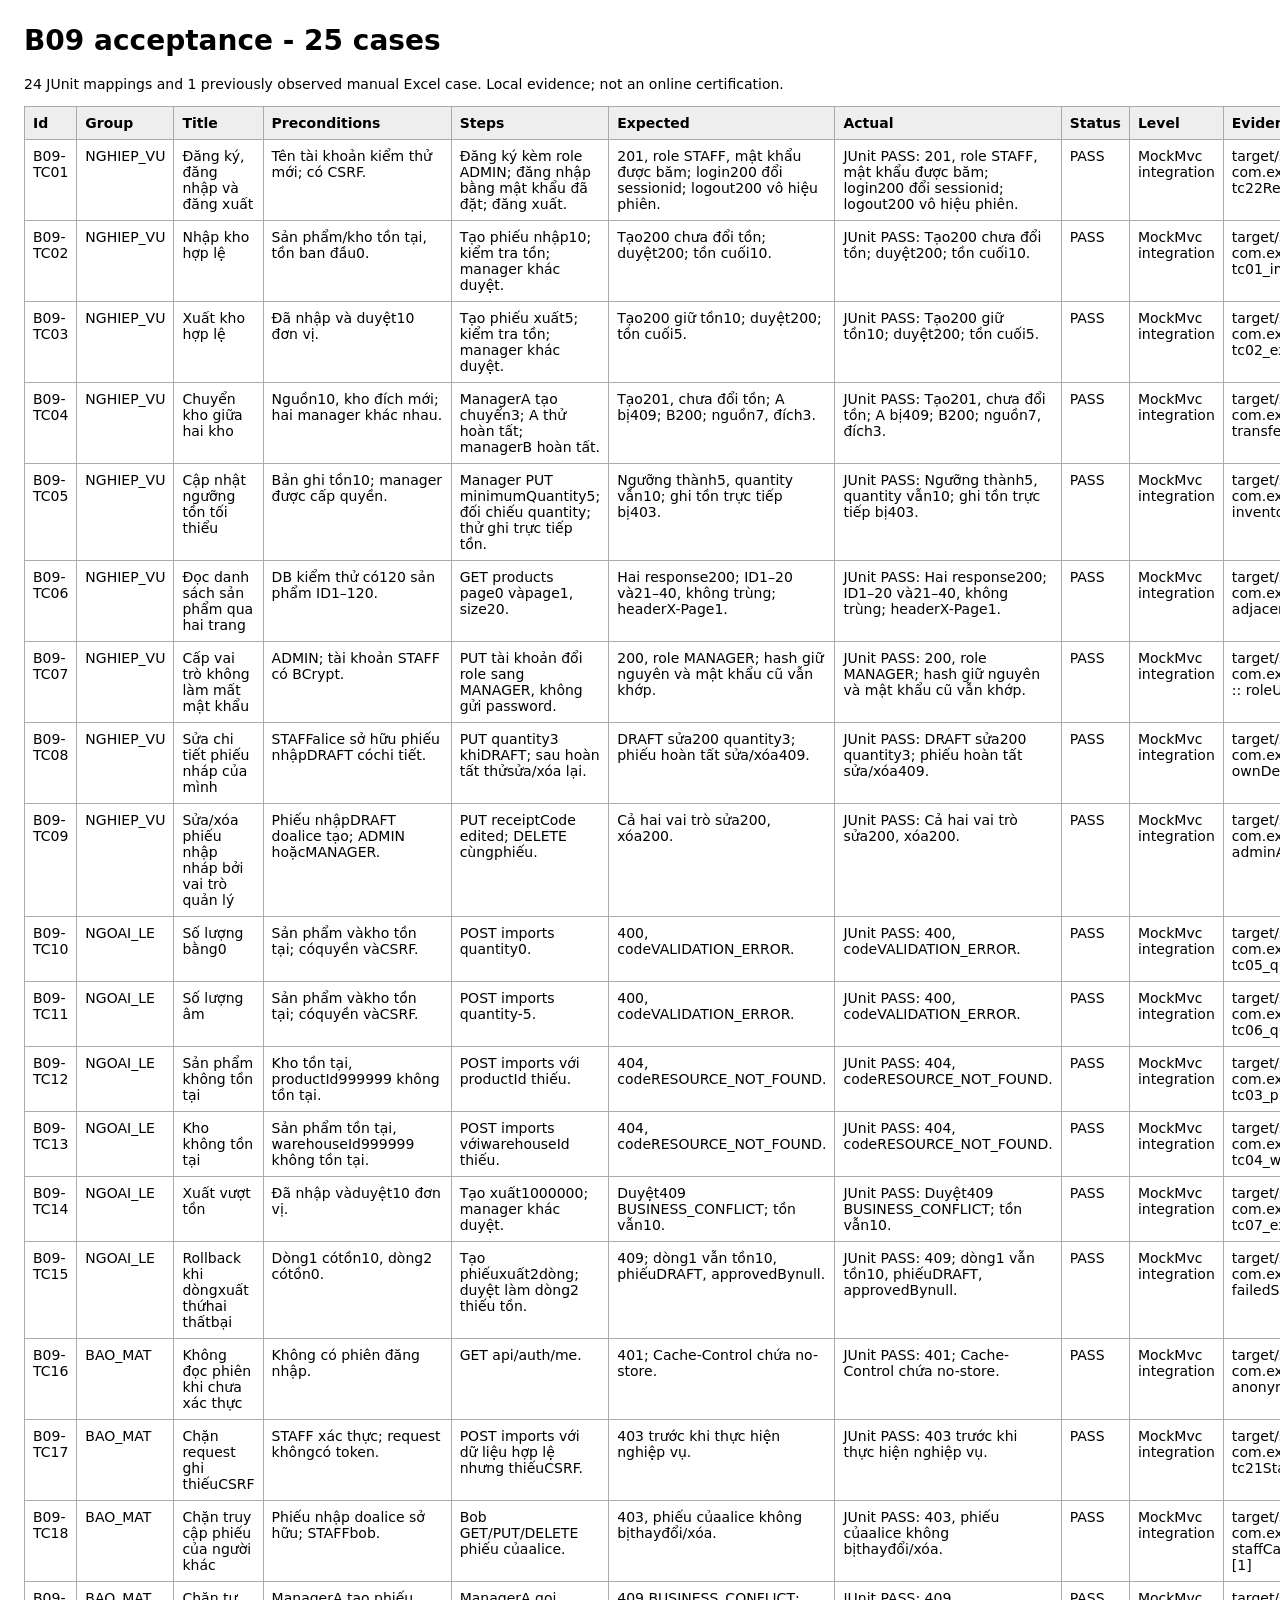
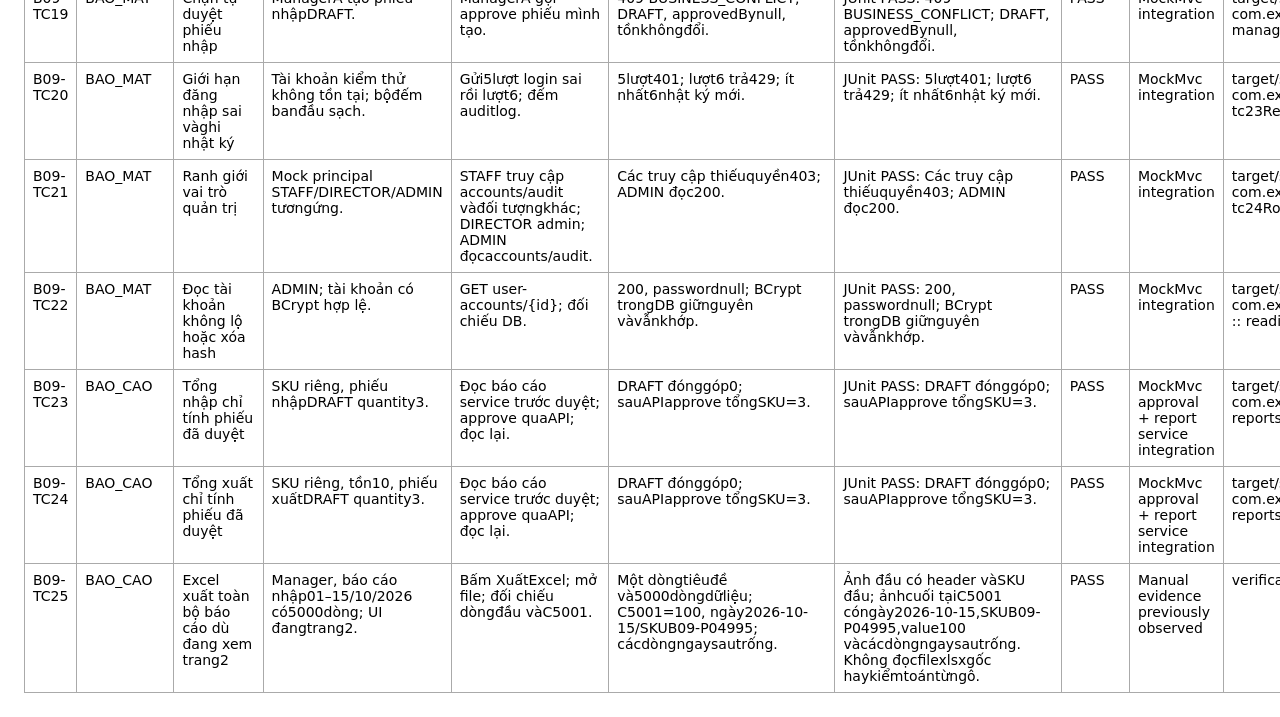
<file: scripts/B09-test-results/ACCEPTANCE_20261020_082902_303/report.html>
<!doctype html><html lang="vi"><head><meta charset="utf-8"><title>B09 acceptance results</title><style>body{font:14px system-ui;margin:24px}table{border-collapse:collapse}td,th{border:1px solid #aaa;padding:8px;text-align:left;vertical-align:top}th{background:#eee}</style></head><body><h1>B09 acceptance - 25 cases</h1><p>24 JUnit mappings and 1 previously observed manual Excel case. Local evidence; not an online certification.</p><table>
<colgroup><col/><col/><col/><col/><col/><col/><col/><col/><col/><col/><col/></colgroup>
<tr><th>Id</th><th>Group</th><th>Title</th><th>Preconditions</th><th>Steps</th><th>Expected</th><th>Actual</th><th>Status</th><th>Level</th><th>Evidence</th><th>SourceTimestamp</th></tr>
<tr><td>B09-TC01</td><td>NGHIEP_VU</td><td>Đăng k&#253;, đăng nhập v&#224; đăng xuất</td><td>T&#234;n t&#224;i khoản kiểm thử mới; c&#243; CSRF.</td><td>Đăng k&#253; k&#232;m role ADMIN; đăng nhập bằng mật khẩu đ&#227; đặt; đăng xuất.</td><td>201, role STAFF, mật khẩu được băm; login200 đổi sessionid; logout200 v&#244; hiệu phi&#234;n.</td><td>JUnit PASS: 201, role STAFF, mật khẩu được băm; login200 đổi sessionid; logout200 v&#244; hiệu phi&#234;n.</td><td>PASS</td><td>MockMvc integration</td><td>target/surefire-reports/TEST-com.example.supplychain.SecurityHardeningTest.xml :: tc22RegistrationCannotEscalateRoleAndPasswordIsHashed</td><td></td></tr>
<tr><td>B09-TC02</td><td>NGHIEP_VU</td><td>Nhập kho hợp lệ</td><td>Sản phẩm/kho tồn tại, tồn ban đầu0.</td><td>Tạo phiếu nhập10; kiểm tra tồn; manager kh&#225;c duyệt.</td><td>Tạo200 chưa đổi tồn; duyệt200; tồn cuối10.</td><td>JUnit PASS: Tạo200 chưa đổi tồn; duyệt200; tồn cuối10.</td><td>PASS</td><td>MockMvc integration</td><td>target/surefire-reports/TEST-com.example.supplychain.StockApiValidationTest.xml :: tc01_importValid</td><td></td></tr>
<tr><td>B09-TC03</td><td>NGHIEP_VU</td><td>Xuất kho hợp lệ</td><td>Đ&#227; nhập v&#224; duyệt10 đơn vị.</td><td>Tạo phiếu xuất5; kiểm tra tồn; manager kh&#225;c duyệt.</td><td>Tạo200 giữ tồn10; duyệt200; tồn cuối5.</td><td>JUnit PASS: Tạo200 giữ tồn10; duyệt200; tồn cuối5.</td><td>PASS</td><td>MockMvc integration</td><td>target/surefire-reports/TEST-com.example.supplychain.StockApiValidationTest.xml :: tc02_exportValid</td><td></td></tr>
<tr><td>B09-TC04</td><td>NGHIEP_VU</td><td>Chuyển kho giữa hai kho</td><td>Nguồn10, kho đ&#237;ch mới; hai manager kh&#225;c nhau.</td><td>ManagerA tạo chuyển3; A thử ho&#224;n tất; managerB ho&#224;n tất.</td><td>Tạo201, chưa đổi tồn; A bị409; B200; nguồn7, đ&#237;ch3.</td><td>JUnit PASS: Tạo201, chưa đổi tồn; A bị409; B200; nguồn7, đ&#237;ch3.</td><td>PASS</td><td>MockMvc integration</td><td>target/surefire-reports/TEST-com.example.supplychain.ReceiptApprovalWorkflowTest.xml :: transferCreatorCannotCompleteButAnotherManagerCan</td><td></td></tr>
<tr><td>B09-TC05</td><td>NGHIEP_VU</td><td>Cập nhật ngưỡng tồn tối thiểu</td><td>Bản ghi tồn10; manager được cấp quyền.</td><td>Manager PUT minimumQuantity5; đối chiếu quantity; thử ghi trực tiếp tồn.</td><td>Ngưỡng th&#224;nh5, quantity vẫn10; ghi tồn trực tiếp bị403.</td><td>JUnit PASS: Ngưỡng th&#224;nh5, quantity vẫn10; ghi tồn trực tiếp bị403.</td><td>PASS</td><td>MockMvc integration</td><td>target/surefire-reports/TEST-com.example.supplychain.ReceiptApprovalWorkflowTest.xml :: inventoryCannotBeChangedDirectlyButManagerCanSetThreshold</td><td></td></tr>
<tr><td>B09-TC06</td><td>NGHIEP_VU</td><td>Đọc danh s&#225;ch sản phẩm qua hai trang</td><td>DB kiểm thử c&#243;120 sản phẩm ID1–120.</td><td>GET products page0 v&#224;page1, size20.</td><td>Hai response200; ID1–20 v&#224;21–40, kh&#244;ng tr&#249;ng; headerX-Page1.</td><td>JUnit PASS: Hai response200; ID1–20 v&#224;21–40, kh&#244;ng tr&#249;ng; headerX-Page1.</td><td>PASS</td><td>MockMvc integration</td><td>target/surefire-reports/TEST-com.example.supplychain.B09PaginationTest.xml :: adjacentPagesHaveStableIdsAndNoOverlap</td><td></td></tr>
<tr><td>B09-TC07</td><td>NGHIEP_VU</td><td>Cấp vai tr&#242; kh&#244;ng l&#224;m mất mật khẩu</td><td>ADMIN; t&#224;i khoản STAFF c&#243; BCrypt.</td><td>PUT t&#224;i khoản đổi role sang MANAGER, kh&#244;ng gửi password.</td><td>200, role MANAGER; hash giữ nguy&#234;n v&#224; mật khẩu cũ vẫn khớp.</td><td>JUnit PASS: 200, role MANAGER; hash giữ nguy&#234;n v&#224; mật khẩu cũ vẫn khớp.</td><td>PASS</td><td>MockMvc integration</td><td>target/surefire-reports/TEST-com.example.supplychain.UserAccountPasswordIntegrityTest.xml :: roleUpdateWithoutNewPasswordRetainsExistingHash</td><td></td></tr>
<tr><td>B09-TC08</td><td>NGHIEP_VU</td><td>Sửa chi tiết phiếu nh&#225;p của m&#236;nh</td><td>STAFFalice sở hữu phiếu nhậpDRAFT c&#243;chi tiết.</td><td>PUT quantity3 khiDRAFT; sau ho&#224;n tất thửsửa/x&#243;a lại.</td><td>DRAFT sửa200 quantity3; phiếu ho&#224;n tất sửa/x&#243;a409.</td><td>JUnit PASS: DRAFT sửa200 quantity3; phiếu ho&#224;n tất sửa/x&#243;a409.</td><td>PASS</td><td>MockMvc integration</td><td>target/surefire-reports/TEST-com.example.supplychain.ReceiptOwnershipTest.xml :: ownDetailsAreWritableOnlyWhileDraft(String)[1]</td><td></td></tr>
<tr><td>B09-TC09</td><td>NGHIEP_VU</td><td>Sửa/x&#243;a phiếu nhập nh&#225;p bởi vai tr&#242; quản l&#253;</td><td>Phiếu nhậpDRAFT doalice tạo; ADMIN hoặcMANAGER.</td><td>PUT receiptCode edited; DELETE c&#249;ngphiếu.</td><td>Cả hai vai tr&#242; sửa200, x&#243;a200.</td><td>JUnit PASS: Cả hai vai tr&#242; sửa200, x&#243;a200.</td><td>PASS</td><td>MockMvc integration</td><td>target/surefire-reports/TEST-com.example.supplychain.ReceiptOwnershipTest.xml :: adminAndManagerCanEditAndDeleteDrafts(String)[1]</td><td></td></tr>
<tr><td>B09-TC10</td><td>NGOAI_LE</td><td>Số lượng bằng0</td><td>Sản phẩm v&#224;kho tồn tại; c&#243;quyền v&#224;CSRF.</td><td>POST imports quantity0.</td><td>400, codeVALIDATION_ERROR.</td><td>JUnit PASS: 400, codeVALIDATION_ERROR.</td><td>PASS</td><td>MockMvc integration</td><td>target/surefire-reports/TEST-com.example.supplychain.StockApiValidationTest.xml :: tc05_quantityZero</td><td></td></tr>
<tr><td>B09-TC11</td><td>NGOAI_LE</td><td>Số lượng &#226;m</td><td>Sản phẩm v&#224;kho tồn tại; c&#243;quyền v&#224;CSRF.</td><td>POST imports quantity-5.</td><td>400, codeVALIDATION_ERROR.</td><td>JUnit PASS: 400, codeVALIDATION_ERROR.</td><td>PASS</td><td>MockMvc integration</td><td>target/surefire-reports/TEST-com.example.supplychain.StockApiValidationTest.xml :: tc06_quantityNegative</td><td></td></tr>
<tr><td>B09-TC12</td><td>NGOAI_LE</td><td>Sản phẩm kh&#244;ng tồn tại</td><td>Kho tồn tại, productId999999 kh&#244;ng tồn tại.</td><td>POST imports với productId thiếu.</td><td>404, codeRESOURCE_NOT_FOUND.</td><td>JUnit PASS: 404, codeRESOURCE_NOT_FOUND.</td><td>PASS</td><td>MockMvc integration</td><td>target/surefire-reports/TEST-com.example.supplychain.StockApiValidationTest.xml :: tc03_productNotFound</td><td></td></tr>
<tr><td>B09-TC13</td><td>NGOAI_LE</td><td>Kho kh&#244;ng tồn tại</td><td>Sản phẩm tồn tại, warehouseId999999 kh&#244;ng tồn tại.</td><td>POST imports vớiwarehouseId thiếu.</td><td>404, codeRESOURCE_NOT_FOUND.</td><td>JUnit PASS: 404, codeRESOURCE_NOT_FOUND.</td><td>PASS</td><td>MockMvc integration</td><td>target/surefire-reports/TEST-com.example.supplychain.StockApiValidationTest.xml :: tc04_warehouseNotFound</td><td></td></tr>
<tr><td>B09-TC14</td><td>NGOAI_LE</td><td>Xuất vượt tồn</td><td>Đ&#227; nhập v&#224;duyệt10 đơn vị.</td><td>Tạo xuất1000000; manager kh&#225;c duyệt.</td><td>Duyệt409 BUSINESS_CONFLICT; tồn vẫn10.</td><td>JUnit PASS: Duyệt409 BUSINESS_CONFLICT; tồn vẫn10.</td><td>PASS</td><td>MockMvc integration</td><td>target/surefire-reports/TEST-com.example.supplychain.StockApiValidationTest.xml :: tc07_exportExceedsStock</td><td></td></tr>
<tr><td>B09-TC15</td><td>NGOAI_LE</td><td>Rollback khi d&#242;ngxuất thứhai thấtbại</td><td>D&#242;ng1 c&#243;tồn10, d&#242;ng2 c&#243;tồn0.</td><td>Tạo phiếuxuất2d&#242;ng; duyệt l&#224;m d&#242;ng2 thiếu tồn.</td><td>409; d&#242;ng1 vẫn tồn10, phiếuDRAFT, approvedBynull.</td><td>JUnit PASS: 409; d&#242;ng1 vẫn tồn10, phiếuDRAFT, approvedBynull.</td><td>PASS</td><td>MockMvc integration</td><td>target/surefire-reports/TEST-com.example.supplychain.ReceiptApprovalWorkflowTest.xml :: failedSecondLineRollsBackFirstLineAndReceipt(String)[2]</td><td></td></tr>
<tr><td>B09-TC16</td><td>BAO_MAT</td><td>Kh&#244;ng đọc phi&#234;n khi chưa x&#225;c thực</td><td>Kh&#244;ng c&#243; phi&#234;n đăng nhập.</td><td>GET api/auth/me.</td><td>401; Cache-Control chứa no-store.</td><td>JUnit PASS: 401; Cache-Control chứa no-store.</td><td>PASS</td><td>MockMvc integration</td><td>target/surefire-reports/TEST-com.example.supplychain.B09SessionRestoreTest.xml :: anonymousCannotReadIdentity</td><td></td></tr>
<tr><td>B09-TC17</td><td>BAO_MAT</td><td>Chặn request ghi thiếuCSRF</td><td>STAFF x&#225;c thực; request kh&#244;ngc&#243; token.</td><td>POST imports với dữ liệu hợp lệ nhưng thiếuCSRF.</td><td>403 trước khi thực hiện nghiệp vụ.</td><td>JUnit PASS: 403 trước khi thực hiện nghiệp vụ.</td><td>PASS</td><td>MockMvc integration</td><td>target/surefire-reports/TEST-com.example.supplychain.SecurityHardeningTest.xml :: tc21StateChangingRequestRequiresCsrfToken</td><td></td></tr>
<tr><td>B09-TC18</td><td>BAO_MAT</td><td>Chặn truy cập phiếu của người kh&#225;c</td><td>Phiếu nhập doalice sở hữu; STAFFbob.</td><td>Bob GET/PUT/DELETE phiếu củaalice.</td><td>403, phiếu củaalice kh&#244;ng bịthayđổi/x&#243;a.</td><td>JUnit PASS: 403, phiếu củaalice kh&#244;ng bịthayđổi/x&#243;a.</td><td>PASS</td><td>MockMvc integration</td><td>target/surefire-reports/TEST-com.example.supplychain.ReceiptOwnershipTest.xml :: staffCannotReadChangeOrDeleteAnotherPersonsReceipt(String)[1]</td><td></td></tr>
<tr><td>B09-TC19</td><td>BAO_MAT</td><td>Chặn tự duyệt phiếu nhập</td><td>ManagerA tạo phiếu nhậpDRAFT.</td><td>ManagerA gọi approve phiếu m&#236;nh tạo.</td><td>409 BUSINESS_CONFLICT; DRAFT, approvedBynull, tồnkh&#244;ngđổi.</td><td>JUnit PASS: 409 BUSINESS_CONFLICT; DRAFT, approvedBynull, tồnkh&#244;ngđổi.</td><td>PASS</td><td>MockMvc integration</td><td>target/surefire-reports/TEST-com.example.supplychain.ReceiptApprovalWorkflowTest.xml :: managerCannotApproveOwnReceipt(String)[1]</td><td></td></tr>
<tr><td>B09-TC20</td><td>BAO_MAT</td><td>Giới hạn đăng nhập sai v&#224;ghi nhật k&#253;</td><td>T&#224;i khoản kiểm thử kh&#244;ng tồn tại; bộđếm banđầu sạch.</td><td>Gửi5lượt login sai rồi lượt6; đếm auditlog.</td><td>5lượt401; lượt6 trả429; &#237;t nhất6nhật k&#253; mới.</td><td>JUnit PASS: 5lượt401; lượt6 trả429; &#237;t nhất6nhật k&#253; mới.</td><td>PASS</td><td>MockMvc integration</td><td>target/surefire-reports/TEST-com.example.supplychain.SecurityHardeningTest.xml :: tc23RepeatedLoginFailuresAreThrottledAndAudited</td><td></td></tr>
<tr><td>B09-TC21</td><td>BAO_MAT</td><td>Ranh giới vai tr&#242; quản trị</td><td>Mock principal STAFF/DIRECTOR/ADMIN tươngứng.</td><td>STAFF truy cập accounts/audit v&#224;đối tượngkh&#225;c; DIRECTOR admin; ADMIN đọcaccounts/audit.</td><td>C&#225;c truy cập thiếuquyền403; ADMIN đọc200.</td><td>JUnit PASS: C&#225;c truy cập thiếuquyền403; ADMIN đọc200.</td><td>PASS</td><td>MockMvc integration</td><td>target/surefire-reports/TEST-com.example.supplychain.SecurityHardeningTest.xml :: tc24RoleBoundariesAndObjectLevelAccessAreEnforced</td><td></td></tr>
<tr><td>B09-TC22</td><td>BAO_MAT</td><td>Đọc t&#224;i khoản kh&#244;ng lộ hoặc x&#243;a hash</td><td>ADMIN; t&#224;i khoản c&#243; BCrypt hợp lệ.</td><td>GET user-accounts/{id}; đối chiếu DB.</td><td>200, passwordnull; BCrypt trongDB giữnguy&#234;n v&#224;vẫnkhớp.</td><td>JUnit PASS: 200, passwordnull; BCrypt trongDB giữnguy&#234;n v&#224;vẫnkhớp.</td><td>PASS</td><td>MockMvc integration</td><td>target/surefire-reports/TEST-com.example.supplychain.UserAccountPasswordIntegrityTest.xml :: readingAnAccountDoesNotClearPasswordHash</td><td></td></tr>
<tr><td>B09-TC23</td><td>BAO_CAO</td><td>Tổng nhập chỉ t&#237;nh phiếu đ&#227; duyệt</td><td>SKU ri&#234;ng, phiếu nhậpDRAFT quantity3.</td><td>Đọc b&#225;o c&#225;o service trước duyệt; approve quaAPI; đọc lại.</td><td>DRAFT đ&#243;ngg&#243;p0; sauAPIapprove tổngSKU=3.</td><td>JUnit PASS: DRAFT đ&#243;ngg&#243;p0; sauAPIapprove tổngSKU=3.</td><td>PASS</td><td>MockMvc approval + report service integration</td><td>target/surefire-reports/TEST-com.example.supplychain.ReceiptApprovalWorkflowTest.xml :: reportsExcludeDraftsAndIncludeApprovedReceipts(String)[1]</td><td></td></tr>
<tr><td>B09-TC24</td><td>BAO_CAO</td><td>Tổng xuất chỉ t&#237;nh phiếu đ&#227; duyệt</td><td>SKU ri&#234;ng, tồn10, phiếu xuấtDRAFT quantity3.</td><td>Đọc b&#225;o c&#225;o service trước duyệt; approve quaAPI; đọc lại.</td><td>DRAFT đ&#243;ngg&#243;p0; sauAPIapprove tổngSKU=3.</td><td>JUnit PASS: DRAFT đ&#243;ngg&#243;p0; sauAPIapprove tổngSKU=3.</td><td>PASS</td><td>MockMvc approval + report service integration</td><td>target/surefire-reports/TEST-com.example.supplychain.ReceiptApprovalWorkflowTest.xml :: reportsExcludeDraftsAndIncludeApprovedReceipts(String)[2]</td><td></td></tr>
<tr><td>B09-TC25</td><td>BAO_CAO</td><td>Excel xuất to&#224;n bộ b&#225;o c&#225;o d&#249; đang xem trang2</td><td>Manager, b&#225;o c&#225;o nhập01–15/10/2026 c&#243;5000d&#242;ng; UI đangtrang2.</td><td>Bấm XuấtExcel; mở file; đối chiếu d&#242;ngđầu v&#224;C5001.</td><td>Một d&#242;ngti&#234;uđề v&#224;5000d&#242;ngdữliệu; C5001=100, ng&#224;y2026-10-15/SKUB09-P04995; c&#225;cd&#242;ngngaysautrống.</td><td>Ảnh đầu c&#243; header v&#224;SKU đầu; ảnhcuối tạiC5001 c&#243;ng&#224;y2026-10-15,SKUB09-P04995,value100 v&#224;c&#225;cd&#242;ngngaysautrống. Kh&#244;ng đọcfilexlsxgốc haykiểmto&#225;ntừng&#244;.</td><td>PASS</td><td>Manual evidence previously observed</td><td>verification/b09-acceptance-manual.json</td><td>2026-10-19</td></tr>
</table>
</body></html>
</file>
